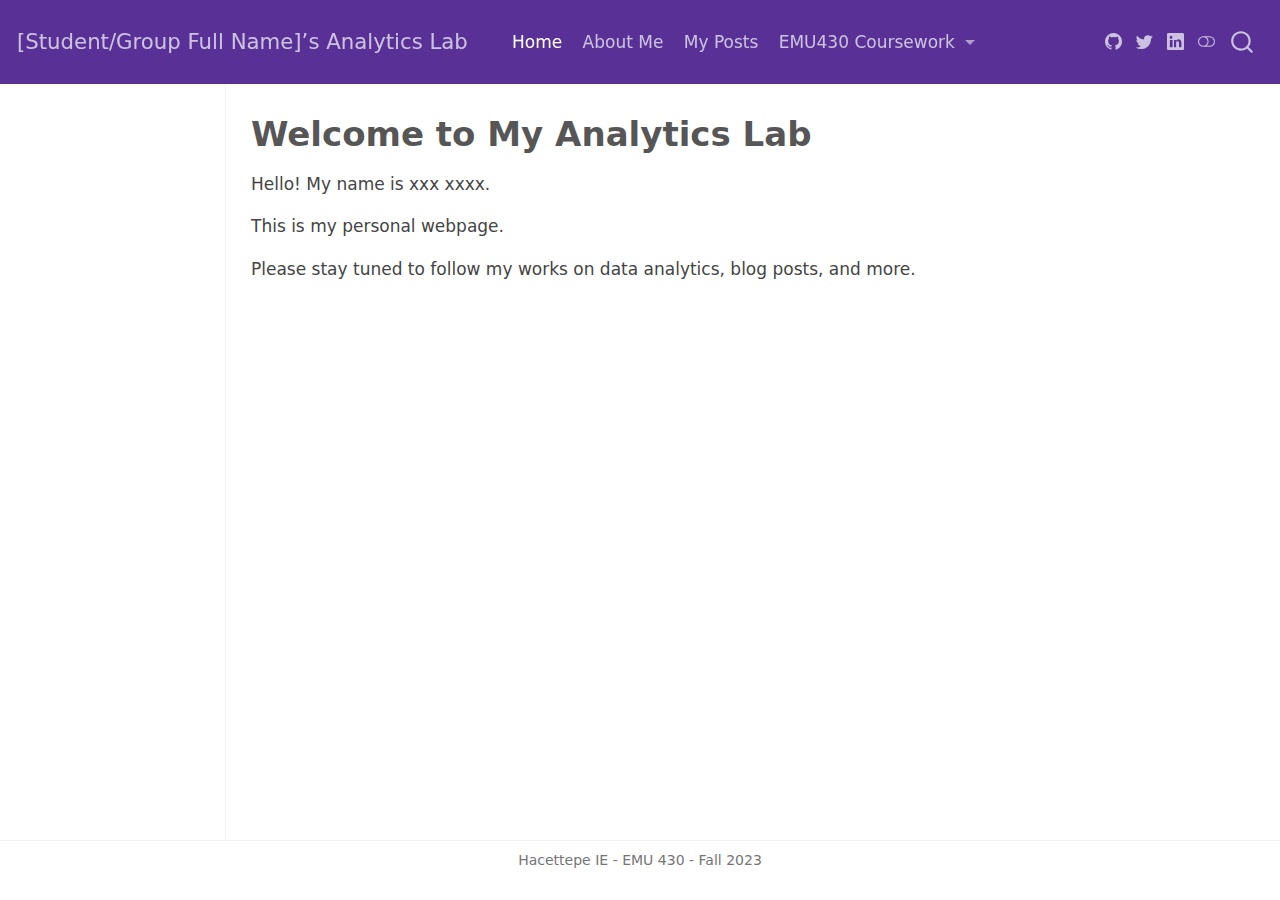
<file: _site/index.html>
<!DOCTYPE html>
<html xmlns="http://www.w3.org/1999/xhtml" lang="en" xml:lang="en"><head>

<meta charset="utf-8">
<meta name="generator" content="quarto-1.3.450">

<meta name="viewport" content="width=device-width, initial-scale=1.0, user-scalable=yes">


<title>[Student/Group Full Name]’s Analytics Lab - Welcome to My Analytics Lab</title>
<style>
code{white-space: pre-wrap;}
span.smallcaps{font-variant: small-caps;}
div.columns{display: flex; gap: min(4vw, 1.5em);}
div.column{flex: auto; overflow-x: auto;}
div.hanging-indent{margin-left: 1.5em; text-indent: -1.5em;}
ul.task-list{list-style: none;}
ul.task-list li input[type="checkbox"] {
  width: 0.8em;
  margin: 0 0.8em 0.2em -1em; /* quarto-specific, see https://github.com/quarto-dev/quarto-cli/issues/4556 */ 
  vertical-align: middle;
}
</style>


<script src="site_libs/quarto-nav/quarto-nav.js"></script>
<script src="site_libs/quarto-nav/headroom.min.js"></script>
<script src="site_libs/clipboard/clipboard.min.js"></script>
<script src="site_libs/quarto-search/autocomplete.umd.js"></script>
<script src="site_libs/quarto-search/fuse.min.js"></script>
<script src="site_libs/quarto-search/quarto-search.js"></script>
<meta name="quarto:offset" content="./">
<script src="site_libs/quarto-html/quarto.js"></script>
<script src="site_libs/quarto-html/popper.min.js"></script>
<script src="site_libs/quarto-html/tippy.umd.min.js"></script>
<script src="site_libs/quarto-html/anchor.min.js"></script>
<link href="site_libs/quarto-html/tippy.css" rel="stylesheet">
<link href="site_libs/quarto-html/quarto-syntax-highlighting.css" rel="stylesheet" class="quarto-color-scheme" id="quarto-text-highlighting-styles">
<link href="site_libs/quarto-html/quarto-syntax-highlighting-dark.css" rel="prefetch" class="quarto-color-scheme quarto-color-alternate" id="quarto-text-highlighting-styles">
<script src="site_libs/bootstrap/bootstrap.min.js"></script>
<link href="site_libs/bootstrap/bootstrap-icons.css" rel="stylesheet">
<link href="site_libs/bootstrap/bootstrap.min.css" rel="stylesheet" class="quarto-color-scheme" id="quarto-bootstrap" data-mode="light">
<link href="site_libs/bootstrap/bootstrap-dark.min.css" rel="prefetch" class="quarto-color-scheme quarto-color-alternate" id="quarto-bootstrap" data-mode="dark">
<script id="quarto-search-options" type="application/json">{
  "location": "navbar",
  "copy-button": false,
  "collapse-after": 3,
  "panel-placement": "end",
  "type": "overlay",
  "limit": 20,
  "language": {
    "search-no-results-text": "No results",
    "search-matching-documents-text": "matching documents",
    "search-copy-link-title": "Copy link to search",
    "search-hide-matches-text": "Hide additional matches",
    "search-more-match-text": "more match in this document",
    "search-more-matches-text": "more matches in this document",
    "search-clear-button-title": "Clear",
    "search-detached-cancel-button-title": "Cancel",
    "search-submit-button-title": "Submit",
    "search-label": "Search"
  }
}</script>


<link rel="stylesheet" href="styles.css">
</head>

<body class="docked nav-fixed">

<div id="quarto-search-results"></div>
  <header id="quarto-header" class="headroom fixed-top">
    <nav class="navbar navbar-expand-lg navbar-dark ">
      <div class="navbar-container container-fluid">
      <div class="navbar-brand-container">
    <a class="navbar-brand" href="./index.html">
    <span class="navbar-title">[Student/Group Full Name]’s Analytics Lab</span>
    </a>
  </div>
            <div id="quarto-search" class="" title="Search"></div>
          <button class="navbar-toggler" type="button" data-bs-toggle="collapse" data-bs-target="#navbarCollapse" aria-controls="navbarCollapse" aria-expanded="false" aria-label="Toggle navigation" onclick="if (window.quartoToggleHeadroom) { window.quartoToggleHeadroom(); }">
  <span class="navbar-toggler-icon"></span>
</button>
          <div class="collapse navbar-collapse" id="navbarCollapse">
            <ul class="navbar-nav navbar-nav-scroll me-auto">
  <li class="nav-item">
    <a class="nav-link active" href="./index.html" rel="" target="" aria-current="page">
 <span class="menu-text">Home</span></a>
  </li>  
  <li class="nav-item">
    <a class="nav-link" href="./about.html" rel="" target="">
 <span class="menu-text">About Me</span></a>
  </li>  
  <li class="nav-item">
    <a class="nav-link" href="./posts.html" rel="" target="">
 <span class="menu-text">My Posts</span></a>
  </li>  
  <li class="nav-item dropdown ">
    <a class="nav-link dropdown-toggle" href="#" id="nav-menu-emu430-coursework" role="button" data-bs-toggle="dropdown" aria-expanded="false" rel="" target="">
 <span class="menu-text">EMU430 Coursework</span>
    </a>
    <ul class="dropdown-menu" aria-labelledby="nav-menu-emu430-coursework">    
        <li>
    <a class="dropdown-item" href="./assignments.html" rel="" target="">
 <span class="dropdown-text">Assignments</span></a>
  </li>  
        <li>
    <a class="dropdown-item" href="./project.html" rel="" target="">
 <span class="dropdown-text">Project</span></a>
  </li>  
    </ul>
  </li>
</ul>
            <div class="quarto-navbar-tools ms-auto tools-wide">
    <a href="https://twitter.com" rel="" title="" class="quarto-navigation-tool px-1" aria-label=""><i class="bi bi-github"></i></a>
    <a href="https://twitter.com" rel="" title="" class="quarto-navigation-tool px-1" aria-label=""><i class="bi bi-twitter"></i></a>
    <a href="https://linkedin.com" rel="" title="" class="quarto-navigation-tool px-1" aria-label=""><i class="bi bi-linkedin"></i></a>
  <a href="" class="quarto-color-scheme-toggle quarto-navigation-tool  px-1" onclick="window.quartoToggleColorScheme(); return false;" title="Toggle dark mode"><i class="bi"></i></a>
</div>
          </div> <!-- /navcollapse -->
      </div> <!-- /container-fluid -->
    </nav>
</header>
<!-- content -->
<div id="quarto-content" class="quarto-container page-columns page-rows-contents page-layout-article page-navbar">
<!-- sidebar -->
  <nav id="quarto-sidebar" class="sidebar collapse collapse-horizontal sidebar-navigation docked overflow-auto">
    
</nav>
<div id="quarto-sidebar-glass" data-bs-toggle="collapse" data-bs-target="#quarto-sidebar,#quarto-sidebar-glass"></div>
<!-- margin-sidebar -->
    <div id="quarto-margin-sidebar" class="sidebar margin-sidebar">
    </div>
<!-- main -->
<main class="content" id="quarto-document-content">

<header id="title-block-header" class="quarto-title-block default">
<div class="quarto-title">
<h1 class="title">Welcome to My Analytics Lab</h1>
</div>



<div class="quarto-title-meta">

    
  
    
  </div>
  

</header>

<p>Hello! My name is xxx xxxx.</p>
<p>This is my personal webpage.</p>
<p>Please stay tuned to follow my works on data analytics, blog posts, and more.</p>



<a onclick="window.scrollTo(0, 0); return false;" role="button" id="quarto-back-to-top"><i class="bi bi-arrow-up"></i> Back to top</a></main> <!-- /main -->
<script id="quarto-html-after-body" type="application/javascript">
window.document.addEventListener("DOMContentLoaded", function (event) {
  const toggleBodyColorMode = (bsSheetEl) => {
    const mode = bsSheetEl.getAttribute("data-mode");
    const bodyEl = window.document.querySelector("body");
    if (mode === "dark") {
      bodyEl.classList.add("quarto-dark");
      bodyEl.classList.remove("quarto-light");
    } else {
      bodyEl.classList.add("quarto-light");
      bodyEl.classList.remove("quarto-dark");
    }
  }
  const toggleBodyColorPrimary = () => {
    const bsSheetEl = window.document.querySelector("link#quarto-bootstrap");
    if (bsSheetEl) {
      toggleBodyColorMode(bsSheetEl);
    }
  }
  toggleBodyColorPrimary();  
  const disableStylesheet = (stylesheets) => {
    for (let i=0; i < stylesheets.length; i++) {
      const stylesheet = stylesheets[i];
      stylesheet.rel = 'prefetch';
    }
  }
  const enableStylesheet = (stylesheets) => {
    for (let i=0; i < stylesheets.length; i++) {
      const stylesheet = stylesheets[i];
      stylesheet.rel = 'stylesheet';
    }
  }
  const manageTransitions = (selector, allowTransitions) => {
    const els = window.document.querySelectorAll(selector);
    for (let i=0; i < els.length; i++) {
      const el = els[i];
      if (allowTransitions) {
        el.classList.remove('notransition');
      } else {
        el.classList.add('notransition');
      }
    }
  }
  const toggleColorMode = (alternate) => {
    // Switch the stylesheets
    const alternateStylesheets = window.document.querySelectorAll('link.quarto-color-scheme.quarto-color-alternate');
    manageTransitions('#quarto-margin-sidebar .nav-link', false);
    if (alternate) {
      enableStylesheet(alternateStylesheets);
      for (const sheetNode of alternateStylesheets) {
        if (sheetNode.id === "quarto-bootstrap") {
          toggleBodyColorMode(sheetNode);
        }
      }
    } else {
      disableStylesheet(alternateStylesheets);
      toggleBodyColorPrimary();
    }
    manageTransitions('#quarto-margin-sidebar .nav-link', true);
    // Switch the toggles
    const toggles = window.document.querySelectorAll('.quarto-color-scheme-toggle');
    for (let i=0; i < toggles.length; i++) {
      const toggle = toggles[i];
      if (toggle) {
        if (alternate) {
          toggle.classList.add("alternate");     
        } else {
          toggle.classList.remove("alternate");
        }
      }
    }
    // Hack to workaround the fact that safari doesn't
    // properly recolor the scrollbar when toggling (#1455)
    if (navigator.userAgent.indexOf('Safari') > 0 && navigator.userAgent.indexOf('Chrome') == -1) {
      manageTransitions("body", false);
      window.scrollTo(0, 1);
      setTimeout(() => {
        window.scrollTo(0, 0);
        manageTransitions("body", true);
      }, 40);  
    }
  }
  const isFileUrl = () => { 
    return window.location.protocol === 'file:';
  }
  const hasAlternateSentinel = () => {  
    let styleSentinel = getColorSchemeSentinel();
    if (styleSentinel !== null) {
      return styleSentinel === "alternate";
    } else {
      return false;
    }
  }
  const setStyleSentinel = (alternate) => {
    const value = alternate ? "alternate" : "default";
    if (!isFileUrl()) {
      window.localStorage.setItem("quarto-color-scheme", value);
    } else {
      localAlternateSentinel = value;
    }
  }
  const getColorSchemeSentinel = () => {
    if (!isFileUrl()) {
      const storageValue = window.localStorage.getItem("quarto-color-scheme");
      return storageValue != null ? storageValue : localAlternateSentinel;
    } else {
      return localAlternateSentinel;
    }
  }
  let localAlternateSentinel = 'default';
  // Dark / light mode switch
  window.quartoToggleColorScheme = () => {
    // Read the current dark / light value 
    let toAlternate = !hasAlternateSentinel();
    toggleColorMode(toAlternate);
    setStyleSentinel(toAlternate);
  };
  // Ensure there is a toggle, if there isn't float one in the top right
  if (window.document.querySelector('.quarto-color-scheme-toggle') === null) {
    const a = window.document.createElement('a');
    a.classList.add('top-right');
    a.classList.add('quarto-color-scheme-toggle');
    a.href = "";
    a.onclick = function() { try { window.quartoToggleColorScheme(); } catch {} return false; };
    const i = window.document.createElement("i");
    i.classList.add('bi');
    a.appendChild(i);
    window.document.body.appendChild(a);
  }
  // Switch to dark mode if need be
  if (hasAlternateSentinel()) {
    toggleColorMode(true);
  } else {
    toggleColorMode(false);
  }
  const icon = "";
  const anchorJS = new window.AnchorJS();
  anchorJS.options = {
    placement: 'right',
    icon: icon
  };
  anchorJS.add('.anchored');
  const isCodeAnnotation = (el) => {
    for (const clz of el.classList) {
      if (clz.startsWith('code-annotation-')) {                     
        return true;
      }
    }
    return false;
  }
  const clipboard = new window.ClipboardJS('.code-copy-button', {
    text: function(trigger) {
      const codeEl = trigger.previousElementSibling.cloneNode(true);
      for (const childEl of codeEl.children) {
        if (isCodeAnnotation(childEl)) {
          childEl.remove();
        }
      }
      return codeEl.innerText;
    }
  });
  clipboard.on('success', function(e) {
    // button target
    const button = e.trigger;
    // don't keep focus
    button.blur();
    // flash "checked"
    button.classList.add('code-copy-button-checked');
    var currentTitle = button.getAttribute("title");
    button.setAttribute("title", "Copied!");
    let tooltip;
    if (window.bootstrap) {
      button.setAttribute("data-bs-toggle", "tooltip");
      button.setAttribute("data-bs-placement", "left");
      button.setAttribute("data-bs-title", "Copied!");
      tooltip = new bootstrap.Tooltip(button, 
        { trigger: "manual", 
          customClass: "code-copy-button-tooltip",
          offset: [0, -8]});
      tooltip.show();    
    }
    setTimeout(function() {
      if (tooltip) {
        tooltip.hide();
        button.removeAttribute("data-bs-title");
        button.removeAttribute("data-bs-toggle");
        button.removeAttribute("data-bs-placement");
      }
      button.setAttribute("title", currentTitle);
      button.classList.remove('code-copy-button-checked');
    }, 1000);
    // clear code selection
    e.clearSelection();
  });
  function tippyHover(el, contentFn) {
    const config = {
      allowHTML: true,
      content: contentFn,
      maxWidth: 500,
      delay: 100,
      arrow: false,
      appendTo: function(el) {
          return el.parentElement;
      },
      interactive: true,
      interactiveBorder: 10,
      theme: 'quarto',
      placement: 'bottom-start'
    };
    window.tippy(el, config); 
  }
  const noterefs = window.document.querySelectorAll('a[role="doc-noteref"]');
  for (var i=0; i<noterefs.length; i++) {
    const ref = noterefs[i];
    tippyHover(ref, function() {
      // use id or data attribute instead here
      let href = ref.getAttribute('data-footnote-href') || ref.getAttribute('href');
      try { href = new URL(href).hash; } catch {}
      const id = href.replace(/^#\/?/, "");
      const note = window.document.getElementById(id);
      return note.innerHTML;
    });
  }
      let selectedAnnoteEl;
      const selectorForAnnotation = ( cell, annotation) => {
        let cellAttr = 'data-code-cell="' + cell + '"';
        let lineAttr = 'data-code-annotation="' +  annotation + '"';
        const selector = 'span[' + cellAttr + '][' + lineAttr + ']';
        return selector;
      }
      const selectCodeLines = (annoteEl) => {
        const doc = window.document;
        const targetCell = annoteEl.getAttribute("data-target-cell");
        const targetAnnotation = annoteEl.getAttribute("data-target-annotation");
        const annoteSpan = window.document.querySelector(selectorForAnnotation(targetCell, targetAnnotation));
        const lines = annoteSpan.getAttribute("data-code-lines").split(",");
        const lineIds = lines.map((line) => {
          return targetCell + "-" + line;
        })
        let top = null;
        let height = null;
        let parent = null;
        if (lineIds.length > 0) {
            //compute the position of the single el (top and bottom and make a div)
            const el = window.document.getElementById(lineIds[0]);
            top = el.offsetTop;
            height = el.offsetHeight;
            parent = el.parentElement.parentElement;
          if (lineIds.length > 1) {
            const lastEl = window.document.getElementById(lineIds[lineIds.length - 1]);
            const bottom = lastEl.offsetTop + lastEl.offsetHeight;
            height = bottom - top;
          }
          if (top !== null && height !== null && parent !== null) {
            // cook up a div (if necessary) and position it 
            let div = window.document.getElementById("code-annotation-line-highlight");
            if (div === null) {
              div = window.document.createElement("div");
              div.setAttribute("id", "code-annotation-line-highlight");
              div.style.position = 'absolute';
              parent.appendChild(div);
            }
            div.style.top = top - 2 + "px";
            div.style.height = height + 4 + "px";
            let gutterDiv = window.document.getElementById("code-annotation-line-highlight-gutter");
            if (gutterDiv === null) {
              gutterDiv = window.document.createElement("div");
              gutterDiv.setAttribute("id", "code-annotation-line-highlight-gutter");
              gutterDiv.style.position = 'absolute';
              const codeCell = window.document.getElementById(targetCell);
              const gutter = codeCell.querySelector('.code-annotation-gutter');
              gutter.appendChild(gutterDiv);
            }
            gutterDiv.style.top = top - 2 + "px";
            gutterDiv.style.height = height + 4 + "px";
          }
          selectedAnnoteEl = annoteEl;
        }
      };
      const unselectCodeLines = () => {
        const elementsIds = ["code-annotation-line-highlight", "code-annotation-line-highlight-gutter"];
        elementsIds.forEach((elId) => {
          const div = window.document.getElementById(elId);
          if (div) {
            div.remove();
          }
        });
        selectedAnnoteEl = undefined;
      };
      // Attach click handler to the DT
      const annoteDls = window.document.querySelectorAll('dt[data-target-cell]');
      for (const annoteDlNode of annoteDls) {
        annoteDlNode.addEventListener('click', (event) => {
          const clickedEl = event.target;
          if (clickedEl !== selectedAnnoteEl) {
            unselectCodeLines();
            const activeEl = window.document.querySelector('dt[data-target-cell].code-annotation-active');
            if (activeEl) {
              activeEl.classList.remove('code-annotation-active');
            }
            selectCodeLines(clickedEl);
            clickedEl.classList.add('code-annotation-active');
          } else {
            // Unselect the line
            unselectCodeLines();
            clickedEl.classList.remove('code-annotation-active');
          }
        });
      }
  const findCites = (el) => {
    const parentEl = el.parentElement;
    if (parentEl) {
      const cites = parentEl.dataset.cites;
      if (cites) {
        return {
          el,
          cites: cites.split(' ')
        };
      } else {
        return findCites(el.parentElement)
      }
    } else {
      return undefined;
    }
  };
  var bibliorefs = window.document.querySelectorAll('a[role="doc-biblioref"]');
  for (var i=0; i<bibliorefs.length; i++) {
    const ref = bibliorefs[i];
    const citeInfo = findCites(ref);
    if (citeInfo) {
      tippyHover(citeInfo.el, function() {
        var popup = window.document.createElement('div');
        citeInfo.cites.forEach(function(cite) {
          var citeDiv = window.document.createElement('div');
          citeDiv.classList.add('hanging-indent');
          citeDiv.classList.add('csl-entry');
          var biblioDiv = window.document.getElementById('ref-' + cite);
          if (biblioDiv) {
            citeDiv.innerHTML = biblioDiv.innerHTML;
          }
          popup.appendChild(citeDiv);
        });
        return popup.innerHTML;
      });
    }
  }
});
</script>
</div> <!-- /content -->
<footer class="footer">
  <div class="nav-footer">
    <div class="nav-footer-left">
      &nbsp;
    </div>   
    <div class="nav-footer-center">Hacettepe IE - EMU 430 - Fall 2023</div>
    <div class="nav-footer-right">
      &nbsp;
    </div>
  </div>
</footer>



</body></html>
</file>
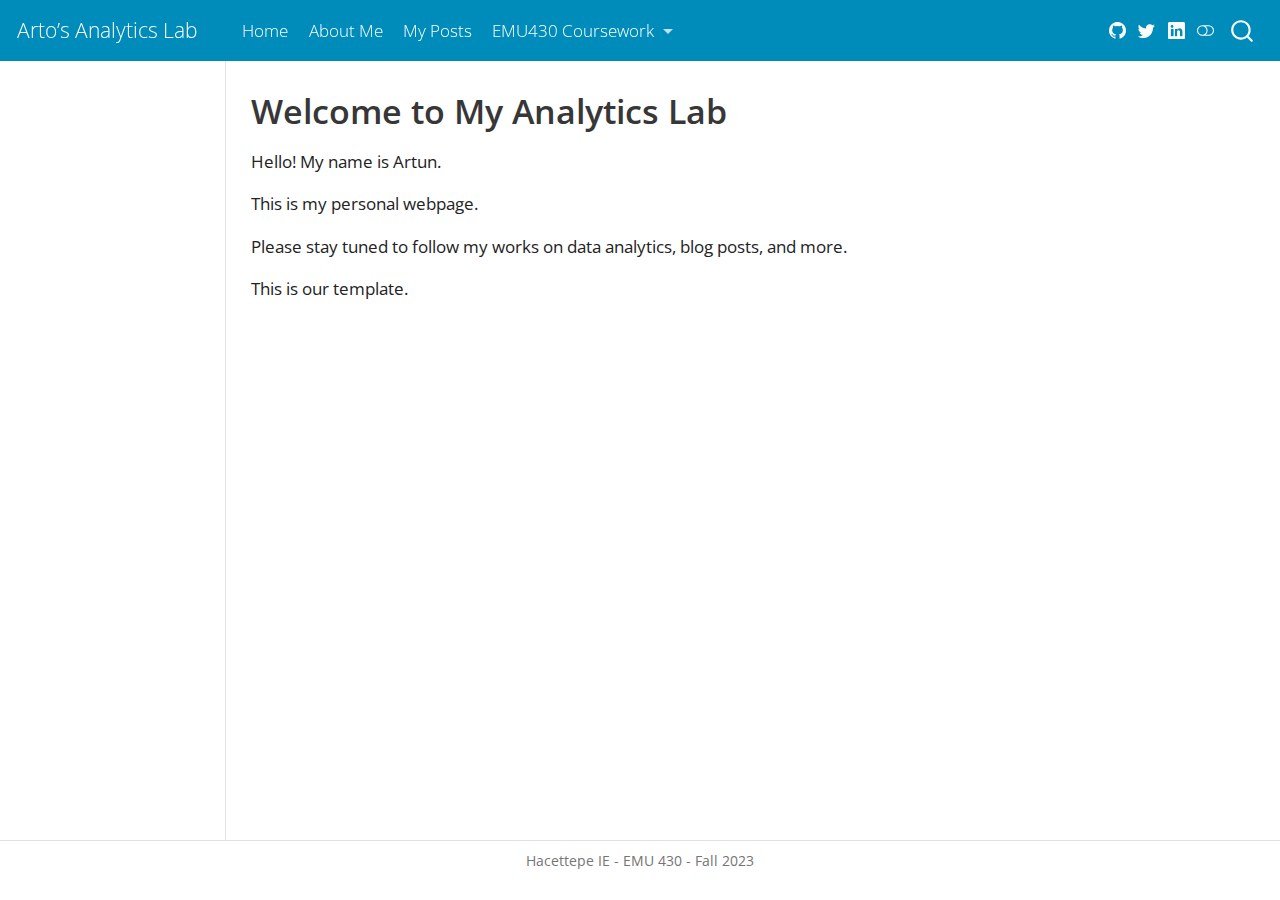
<file: docs/index.html>
<!DOCTYPE html>
<html xmlns="http://www.w3.org/1999/xhtml" lang="en" xml:lang="en"><head>

<meta charset="utf-8">
<meta name="generator" content="quarto-1.3.450">

<meta name="viewport" content="width=device-width, initial-scale=1.0, user-scalable=yes">


<title>Arto’s Analytics Lab - Welcome to My Analytics Lab</title>
<style>
code{white-space: pre-wrap;}
span.smallcaps{font-variant: small-caps;}
div.columns{display: flex; gap: min(4vw, 1.5em);}
div.column{flex: auto; overflow-x: auto;}
div.hanging-indent{margin-left: 1.5em; text-indent: -1.5em;}
ul.task-list{list-style: none;}
ul.task-list li input[type="checkbox"] {
  width: 0.8em;
  margin: 0 0.8em 0.2em -1em; /* quarto-specific, see https://github.com/quarto-dev/quarto-cli/issues/4556 */ 
  vertical-align: middle;
}
</style>


<script src="site_libs/quarto-nav/quarto-nav.js"></script>
<script src="site_libs/quarto-nav/headroom.min.js"></script>
<script src="site_libs/clipboard/clipboard.min.js"></script>
<script src="site_libs/quarto-search/autocomplete.umd.js"></script>
<script src="site_libs/quarto-search/fuse.min.js"></script>
<script src="site_libs/quarto-search/quarto-search.js"></script>
<meta name="quarto:offset" content="./">
<script src="site_libs/quarto-html/quarto.js"></script>
<script src="site_libs/quarto-html/popper.min.js"></script>
<script src="site_libs/quarto-html/tippy.umd.min.js"></script>
<script src="site_libs/quarto-html/anchor.min.js"></script>
<link href="site_libs/quarto-html/tippy.css" rel="stylesheet">
<link href="site_libs/quarto-html/quarto-syntax-highlighting.css" rel="stylesheet" class="quarto-color-scheme" id="quarto-text-highlighting-styles">
<link href="site_libs/quarto-html/quarto-syntax-highlighting-dark.css" rel="prefetch" class="quarto-color-scheme quarto-color-alternate" id="quarto-text-highlighting-styles">
<script src="site_libs/bootstrap/bootstrap.min.js"></script>
<link href="site_libs/bootstrap/bootstrap-icons.css" rel="stylesheet">
<link href="site_libs/bootstrap/bootstrap.min.css" rel="stylesheet" class="quarto-color-scheme" id="quarto-bootstrap" data-mode="light">
<link href="site_libs/bootstrap/bootstrap-dark.min.css" rel="prefetch" class="quarto-color-scheme quarto-color-alternate" id="quarto-bootstrap" data-mode="dark">
<script id="quarto-search-options" type="application/json">{
  "location": "navbar",
  "copy-button": false,
  "collapse-after": 3,
  "panel-placement": "end",
  "type": "overlay",
  "limit": 20,
  "language": {
    "search-no-results-text": "No results",
    "search-matching-documents-text": "matching documents",
    "search-copy-link-title": "Copy link to search",
    "search-hide-matches-text": "Hide additional matches",
    "search-more-match-text": "more match in this document",
    "search-more-matches-text": "more matches in this document",
    "search-clear-button-title": "Clear",
    "search-detached-cancel-button-title": "Cancel",
    "search-submit-button-title": "Submit",
    "search-label": "Search"
  }
}</script>


<link rel="stylesheet" href="styles.css">
</head>

<body class="docked nav-fixed">

<div id="quarto-search-results"></div>
  <header id="quarto-header" class="headroom fixed-top">
    <nav class="navbar navbar-expand-lg navbar-dark ">
      <div class="navbar-container container-fluid">
      <div class="navbar-brand-container">
    <a class="navbar-brand" href="./index.html">
    <span class="navbar-title">Arto’s Analytics Lab</span>
    </a>
  </div>
            <div id="quarto-search" class="" title="Search"></div>
          <button class="navbar-toggler" type="button" data-bs-toggle="collapse" data-bs-target="#navbarCollapse" aria-controls="navbarCollapse" aria-expanded="false" aria-label="Toggle navigation" onclick="if (window.quartoToggleHeadroom) { window.quartoToggleHeadroom(); }">
  <span class="navbar-toggler-icon"></span>
</button>
          <div class="collapse navbar-collapse" id="navbarCollapse">
            <ul class="navbar-nav navbar-nav-scroll me-auto">
  <li class="nav-item">
    <a class="nav-link active" href="./index.html" rel="" target="" aria-current="page">
 <span class="menu-text">Home</span></a>
  </li>  
  <li class="nav-item">
    <a class="nav-link" href="./about.html" rel="" target="">
 <span class="menu-text">About Me</span></a>
  </li>  
  <li class="nav-item">
    <a class="nav-link" href="./posts.html" rel="" target="">
 <span class="menu-text">My Posts</span></a>
  </li>  
  <li class="nav-item dropdown ">
    <a class="nav-link dropdown-toggle" href="#" id="nav-menu-emu430-coursework" role="button" data-bs-toggle="dropdown" aria-expanded="false" rel="" target="">
 <span class="menu-text">EMU430 Coursework</span>
    </a>
    <ul class="dropdown-menu" aria-labelledby="nav-menu-emu430-coursework">    
        <li>
    <a class="dropdown-item" href="./assignments.html" rel="" target="">
 <span class="dropdown-text">Assignments</span></a>
  </li>  
        <li>
    <a class="dropdown-item" href="./project.html" rel="" target="">
 <span class="dropdown-text">Project</span></a>
  </li>  
    </ul>
  </li>
</ul>
            <div class="quarto-navbar-tools ms-auto tools-wide">
    <a href="https://github.com/artunustunol" rel="" title="" class="quarto-navigation-tool px-1" aria-label=""><i class="bi bi-github"></i></a>
    <a href="https://twitter.com" rel="" title="" class="quarto-navigation-tool px-1" aria-label=""><i class="bi bi-twitter"></i></a>
    <a href="https://www.linkedin.com/in/artun-üstünol-376b58195/" rel="" title="" class="quarto-navigation-tool px-1" aria-label=""><i class="bi bi-linkedin"></i></a>
  <a href="" class="quarto-color-scheme-toggle quarto-navigation-tool  px-1" onclick="window.quartoToggleColorScheme(); return false;" title="Toggle dark mode"><i class="bi"></i></a>
</div>
          </div> <!-- /navcollapse -->
      </div> <!-- /container-fluid -->
    </nav>
</header>
<!-- content -->
<div id="quarto-content" class="quarto-container page-columns page-rows-contents page-layout-article page-navbar">
<!-- sidebar -->
  <nav id="quarto-sidebar" class="sidebar collapse collapse-horizontal sidebar-navigation docked overflow-auto">
    
</nav>
<div id="quarto-sidebar-glass" data-bs-toggle="collapse" data-bs-target="#quarto-sidebar,#quarto-sidebar-glass"></div>
<!-- margin-sidebar -->
    <div id="quarto-margin-sidebar" class="sidebar margin-sidebar">
    </div>
<!-- main -->
<main class="content" id="quarto-document-content">

<header id="title-block-header" class="quarto-title-block default">
<div class="quarto-title">
<h1 class="title">Welcome to My Analytics Lab</h1>
</div>



<div class="quarto-title-meta">

    
  
    
  </div>
  

</header>

<p>Hello! My name is Artun.</p>
<p>This is my personal webpage.</p>
<p>Please stay tuned to follow my works on data analytics, blog posts, and more.</p>
<p>This is our template.</p>



<a onclick="window.scrollTo(0, 0); return false;" role="button" id="quarto-back-to-top"><i class="bi bi-arrow-up"></i> Back to top</a></main> <!-- /main -->
<script id="quarto-html-after-body" type="application/javascript">
window.document.addEventListener("DOMContentLoaded", function (event) {
  const toggleBodyColorMode = (bsSheetEl) => {
    const mode = bsSheetEl.getAttribute("data-mode");
    const bodyEl = window.document.querySelector("body");
    if (mode === "dark") {
      bodyEl.classList.add("quarto-dark");
      bodyEl.classList.remove("quarto-light");
    } else {
      bodyEl.classList.add("quarto-light");
      bodyEl.classList.remove("quarto-dark");
    }
  }
  const toggleBodyColorPrimary = () => {
    const bsSheetEl = window.document.querySelector("link#quarto-bootstrap");
    if (bsSheetEl) {
      toggleBodyColorMode(bsSheetEl);
    }
  }
  toggleBodyColorPrimary();  
  const disableStylesheet = (stylesheets) => {
    for (let i=0; i < stylesheets.length; i++) {
      const stylesheet = stylesheets[i];
      stylesheet.rel = 'prefetch';
    }
  }
  const enableStylesheet = (stylesheets) => {
    for (let i=0; i < stylesheets.length; i++) {
      const stylesheet = stylesheets[i];
      stylesheet.rel = 'stylesheet';
    }
  }
  const manageTransitions = (selector, allowTransitions) => {
    const els = window.document.querySelectorAll(selector);
    for (let i=0; i < els.length; i++) {
      const el = els[i];
      if (allowTransitions) {
        el.classList.remove('notransition');
      } else {
        el.classList.add('notransition');
      }
    }
  }
  const toggleColorMode = (alternate) => {
    // Switch the stylesheets
    const alternateStylesheets = window.document.querySelectorAll('link.quarto-color-scheme.quarto-color-alternate');
    manageTransitions('#quarto-margin-sidebar .nav-link', false);
    if (alternate) {
      enableStylesheet(alternateStylesheets);
      for (const sheetNode of alternateStylesheets) {
        if (sheetNode.id === "quarto-bootstrap") {
          toggleBodyColorMode(sheetNode);
        }
      }
    } else {
      disableStylesheet(alternateStylesheets);
      toggleBodyColorPrimary();
    }
    manageTransitions('#quarto-margin-sidebar .nav-link', true);
    // Switch the toggles
    const toggles = window.document.querySelectorAll('.quarto-color-scheme-toggle');
    for (let i=0; i < toggles.length; i++) {
      const toggle = toggles[i];
      if (toggle) {
        if (alternate) {
          toggle.classList.add("alternate");     
        } else {
          toggle.classList.remove("alternate");
        }
      }
    }
    // Hack to workaround the fact that safari doesn't
    // properly recolor the scrollbar when toggling (#1455)
    if (navigator.userAgent.indexOf('Safari') > 0 && navigator.userAgent.indexOf('Chrome') == -1) {
      manageTransitions("body", false);
      window.scrollTo(0, 1);
      setTimeout(() => {
        window.scrollTo(0, 0);
        manageTransitions("body", true);
      }, 40);  
    }
  }
  const isFileUrl = () => { 
    return window.location.protocol === 'file:';
  }
  const hasAlternateSentinel = () => {  
    let styleSentinel = getColorSchemeSentinel();
    if (styleSentinel !== null) {
      return styleSentinel === "alternate";
    } else {
      return false;
    }
  }
  const setStyleSentinel = (alternate) => {
    const value = alternate ? "alternate" : "default";
    if (!isFileUrl()) {
      window.localStorage.setItem("quarto-color-scheme", value);
    } else {
      localAlternateSentinel = value;
    }
  }
  const getColorSchemeSentinel = () => {
    if (!isFileUrl()) {
      const storageValue = window.localStorage.getItem("quarto-color-scheme");
      return storageValue != null ? storageValue : localAlternateSentinel;
    } else {
      return localAlternateSentinel;
    }
  }
  let localAlternateSentinel = 'default';
  // Dark / light mode switch
  window.quartoToggleColorScheme = () => {
    // Read the current dark / light value 
    let toAlternate = !hasAlternateSentinel();
    toggleColorMode(toAlternate);
    setStyleSentinel(toAlternate);
  };
  // Ensure there is a toggle, if there isn't float one in the top right
  if (window.document.querySelector('.quarto-color-scheme-toggle') === null) {
    const a = window.document.createElement('a');
    a.classList.add('top-right');
    a.classList.add('quarto-color-scheme-toggle');
    a.href = "";
    a.onclick = function() { try { window.quartoToggleColorScheme(); } catch {} return false; };
    const i = window.document.createElement("i");
    i.classList.add('bi');
    a.appendChild(i);
    window.document.body.appendChild(a);
  }
  // Switch to dark mode if need be
  if (hasAlternateSentinel()) {
    toggleColorMode(true);
  } else {
    toggleColorMode(false);
  }
  const icon = "";
  const anchorJS = new window.AnchorJS();
  anchorJS.options = {
    placement: 'right',
    icon: icon
  };
  anchorJS.add('.anchored');
  const isCodeAnnotation = (el) => {
    for (const clz of el.classList) {
      if (clz.startsWith('code-annotation-')) {                     
        return true;
      }
    }
    return false;
  }
  const clipboard = new window.ClipboardJS('.code-copy-button', {
    text: function(trigger) {
      const codeEl = trigger.previousElementSibling.cloneNode(true);
      for (const childEl of codeEl.children) {
        if (isCodeAnnotation(childEl)) {
          childEl.remove();
        }
      }
      return codeEl.innerText;
    }
  });
  clipboard.on('success', function(e) {
    // button target
    const button = e.trigger;
    // don't keep focus
    button.blur();
    // flash "checked"
    button.classList.add('code-copy-button-checked');
    var currentTitle = button.getAttribute("title");
    button.setAttribute("title", "Copied!");
    let tooltip;
    if (window.bootstrap) {
      button.setAttribute("data-bs-toggle", "tooltip");
      button.setAttribute("data-bs-placement", "left");
      button.setAttribute("data-bs-title", "Copied!");
      tooltip = new bootstrap.Tooltip(button, 
        { trigger: "manual", 
          customClass: "code-copy-button-tooltip",
          offset: [0, -8]});
      tooltip.show();    
    }
    setTimeout(function() {
      if (tooltip) {
        tooltip.hide();
        button.removeAttribute("data-bs-title");
        button.removeAttribute("data-bs-toggle");
        button.removeAttribute("data-bs-placement");
      }
      button.setAttribute("title", currentTitle);
      button.classList.remove('code-copy-button-checked');
    }, 1000);
    // clear code selection
    e.clearSelection();
  });
  function tippyHover(el, contentFn) {
    const config = {
      allowHTML: true,
      content: contentFn,
      maxWidth: 500,
      delay: 100,
      arrow: false,
      appendTo: function(el) {
          return el.parentElement;
      },
      interactive: true,
      interactiveBorder: 10,
      theme: 'quarto',
      placement: 'bottom-start'
    };
    window.tippy(el, config); 
  }
  const noterefs = window.document.querySelectorAll('a[role="doc-noteref"]');
  for (var i=0; i<noterefs.length; i++) {
    const ref = noterefs[i];
    tippyHover(ref, function() {
      // use id or data attribute instead here
      let href = ref.getAttribute('data-footnote-href') || ref.getAttribute('href');
      try { href = new URL(href).hash; } catch {}
      const id = href.replace(/^#\/?/, "");
      const note = window.document.getElementById(id);
      return note.innerHTML;
    });
  }
      let selectedAnnoteEl;
      const selectorForAnnotation = ( cell, annotation) => {
        let cellAttr = 'data-code-cell="' + cell + '"';
        let lineAttr = 'data-code-annotation="' +  annotation + '"';
        const selector = 'span[' + cellAttr + '][' + lineAttr + ']';
        return selector;
      }
      const selectCodeLines = (annoteEl) => {
        const doc = window.document;
        const targetCell = annoteEl.getAttribute("data-target-cell");
        const targetAnnotation = annoteEl.getAttribute("data-target-annotation");
        const annoteSpan = window.document.querySelector(selectorForAnnotation(targetCell, targetAnnotation));
        const lines = annoteSpan.getAttribute("data-code-lines").split(",");
        const lineIds = lines.map((line) => {
          return targetCell + "-" + line;
        })
        let top = null;
        let height = null;
        let parent = null;
        if (lineIds.length > 0) {
            //compute the position of the single el (top and bottom and make a div)
            const el = window.document.getElementById(lineIds[0]);
            top = el.offsetTop;
            height = el.offsetHeight;
            parent = el.parentElement.parentElement;
          if (lineIds.length > 1) {
            const lastEl = window.document.getElementById(lineIds[lineIds.length - 1]);
            const bottom = lastEl.offsetTop + lastEl.offsetHeight;
            height = bottom - top;
          }
          if (top !== null && height !== null && parent !== null) {
            // cook up a div (if necessary) and position it 
            let div = window.document.getElementById("code-annotation-line-highlight");
            if (div === null) {
              div = window.document.createElement("div");
              div.setAttribute("id", "code-annotation-line-highlight");
              div.style.position = 'absolute';
              parent.appendChild(div);
            }
            div.style.top = top - 2 + "px";
            div.style.height = height + 4 + "px";
            let gutterDiv = window.document.getElementById("code-annotation-line-highlight-gutter");
            if (gutterDiv === null) {
              gutterDiv = window.document.createElement("div");
              gutterDiv.setAttribute("id", "code-annotation-line-highlight-gutter");
              gutterDiv.style.position = 'absolute';
              const codeCell = window.document.getElementById(targetCell);
              const gutter = codeCell.querySelector('.code-annotation-gutter');
              gutter.appendChild(gutterDiv);
            }
            gutterDiv.style.top = top - 2 + "px";
            gutterDiv.style.height = height + 4 + "px";
          }
          selectedAnnoteEl = annoteEl;
        }
      };
      const unselectCodeLines = () => {
        const elementsIds = ["code-annotation-line-highlight", "code-annotation-line-highlight-gutter"];
        elementsIds.forEach((elId) => {
          const div = window.document.getElementById(elId);
          if (div) {
            div.remove();
          }
        });
        selectedAnnoteEl = undefined;
      };
      // Attach click handler to the DT
      const annoteDls = window.document.querySelectorAll('dt[data-target-cell]');
      for (const annoteDlNode of annoteDls) {
        annoteDlNode.addEventListener('click', (event) => {
          const clickedEl = event.target;
          if (clickedEl !== selectedAnnoteEl) {
            unselectCodeLines();
            const activeEl = window.document.querySelector('dt[data-target-cell].code-annotation-active');
            if (activeEl) {
              activeEl.classList.remove('code-annotation-active');
            }
            selectCodeLines(clickedEl);
            clickedEl.classList.add('code-annotation-active');
          } else {
            // Unselect the line
            unselectCodeLines();
            clickedEl.classList.remove('code-annotation-active');
          }
        });
      }
  const findCites = (el) => {
    const parentEl = el.parentElement;
    if (parentEl) {
      const cites = parentEl.dataset.cites;
      if (cites) {
        return {
          el,
          cites: cites.split(' ')
        };
      } else {
        return findCites(el.parentElement)
      }
    } else {
      return undefined;
    }
  };
  var bibliorefs = window.document.querySelectorAll('a[role="doc-biblioref"]');
  for (var i=0; i<bibliorefs.length; i++) {
    const ref = bibliorefs[i];
    const citeInfo = findCites(ref);
    if (citeInfo) {
      tippyHover(citeInfo.el, function() {
        var popup = window.document.createElement('div');
        citeInfo.cites.forEach(function(cite) {
          var citeDiv = window.document.createElement('div');
          citeDiv.classList.add('hanging-indent');
          citeDiv.classList.add('csl-entry');
          var biblioDiv = window.document.getElementById('ref-' + cite);
          if (biblioDiv) {
            citeDiv.innerHTML = biblioDiv.innerHTML;
          }
          popup.appendChild(citeDiv);
        });
        return popup.innerHTML;
      });
    }
  }
});
</script>
</div> <!-- /content -->
<footer class="footer">
  <div class="nav-footer">
    <div class="nav-footer-left">
      &nbsp;
    </div>   
    <div class="nav-footer-center">Hacettepe IE - EMU 430 - Fall 2023</div>
    <div class="nav-footer-right">
      &nbsp;
    </div>
  </div>
</footer>



</body></html>
</file>
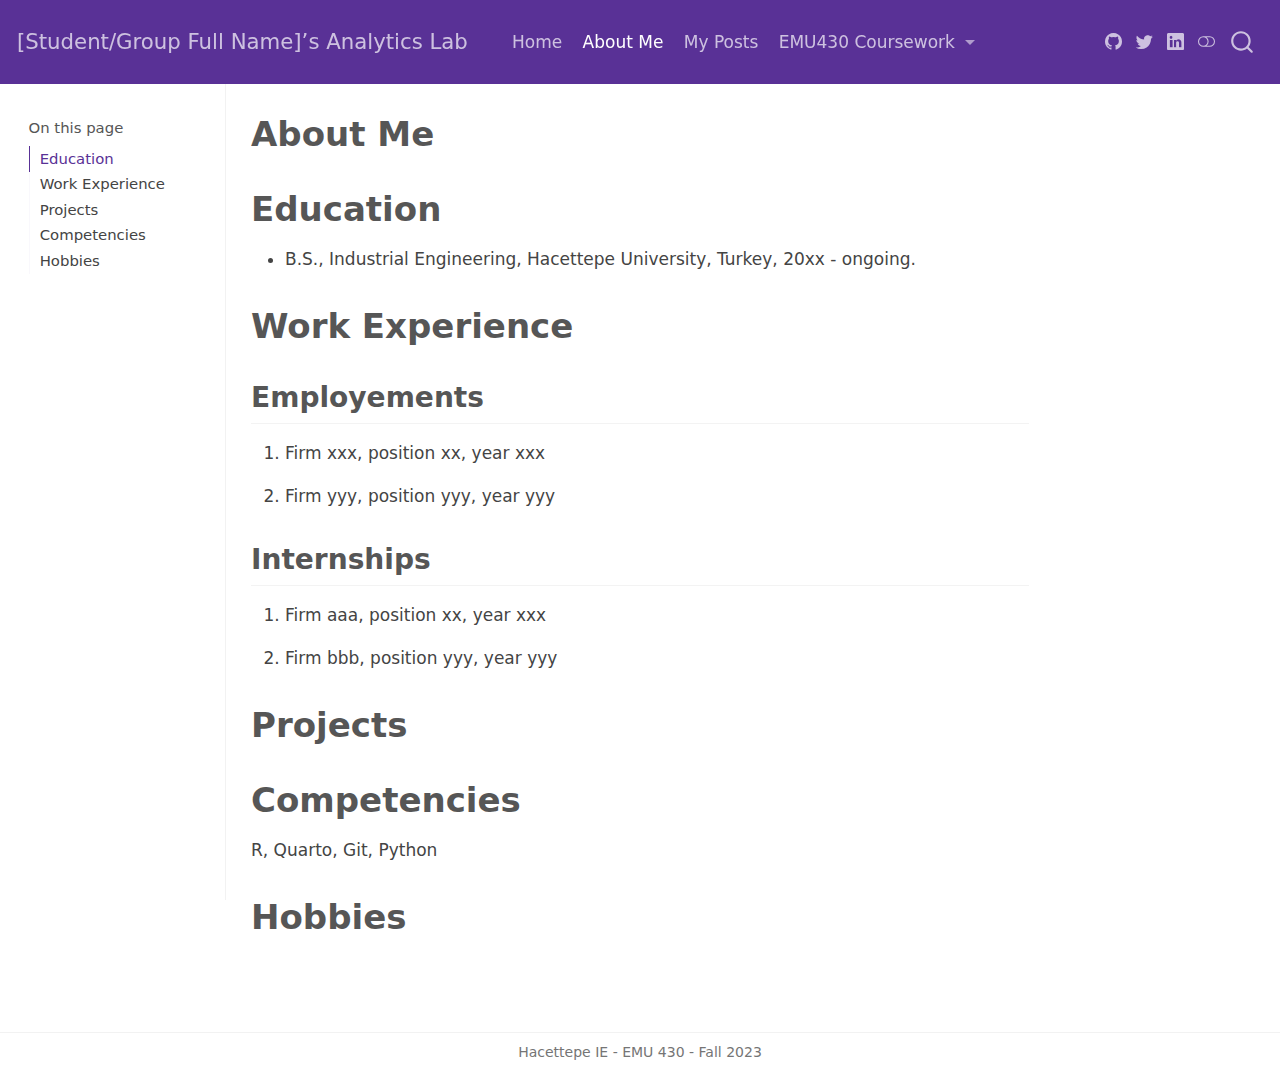
<file: _site/about.html>
<!DOCTYPE html>
<html xmlns="http://www.w3.org/1999/xhtml" lang="en" xml:lang="en"><head>

<meta charset="utf-8">
<meta name="generator" content="quarto-1.3.450">

<meta name="viewport" content="width=device-width, initial-scale=1.0, user-scalable=yes">


<title>[Student/Group Full Name]’s Analytics Lab - About Me</title>
<style>
code{white-space: pre-wrap;}
span.smallcaps{font-variant: small-caps;}
div.columns{display: flex; gap: min(4vw, 1.5em);}
div.column{flex: auto; overflow-x: auto;}
div.hanging-indent{margin-left: 1.5em; text-indent: -1.5em;}
ul.task-list{list-style: none;}
ul.task-list li input[type="checkbox"] {
  width: 0.8em;
  margin: 0 0.8em 0.2em -1em; /* quarto-specific, see https://github.com/quarto-dev/quarto-cli/issues/4556 */ 
  vertical-align: middle;
}
</style>


<script src="site_libs/quarto-nav/quarto-nav.js"></script>
<script src="site_libs/quarto-nav/headroom.min.js"></script>
<script src="site_libs/clipboard/clipboard.min.js"></script>
<script src="site_libs/quarto-search/autocomplete.umd.js"></script>
<script src="site_libs/quarto-search/fuse.min.js"></script>
<script src="site_libs/quarto-search/quarto-search.js"></script>
<meta name="quarto:offset" content="./">
<script src="site_libs/quarto-html/quarto.js"></script>
<script src="site_libs/quarto-html/popper.min.js"></script>
<script src="site_libs/quarto-html/tippy.umd.min.js"></script>
<script src="site_libs/quarto-html/anchor.min.js"></script>
<link href="site_libs/quarto-html/tippy.css" rel="stylesheet">
<link href="site_libs/quarto-html/quarto-syntax-highlighting.css" rel="stylesheet" class="quarto-color-scheme" id="quarto-text-highlighting-styles">
<link href="site_libs/quarto-html/quarto-syntax-highlighting-dark.css" rel="prefetch" class="quarto-color-scheme quarto-color-alternate" id="quarto-text-highlighting-styles">
<script src="site_libs/bootstrap/bootstrap.min.js"></script>
<link href="site_libs/bootstrap/bootstrap-icons.css" rel="stylesheet">
<link href="site_libs/bootstrap/bootstrap.min.css" rel="stylesheet" class="quarto-color-scheme" id="quarto-bootstrap" data-mode="light">
<link href="site_libs/bootstrap/bootstrap-dark.min.css" rel="prefetch" class="quarto-color-scheme quarto-color-alternate" id="quarto-bootstrap" data-mode="dark">
<script id="quarto-search-options" type="application/json">{
  "location": "navbar",
  "copy-button": false,
  "collapse-after": 3,
  "panel-placement": "end",
  "type": "overlay",
  "limit": 20,
  "language": {
    "search-no-results-text": "No results",
    "search-matching-documents-text": "matching documents",
    "search-copy-link-title": "Copy link to search",
    "search-hide-matches-text": "Hide additional matches",
    "search-more-match-text": "more match in this document",
    "search-more-matches-text": "more matches in this document",
    "search-clear-button-title": "Clear",
    "search-detached-cancel-button-title": "Cancel",
    "search-submit-button-title": "Submit",
    "search-label": "Search"
  }
}</script>


<link rel="stylesheet" href="styles.css">
</head>

<body class="docked nav-fixed">

<div id="quarto-search-results"></div>
  <header id="quarto-header" class="headroom fixed-top">
    <nav class="navbar navbar-expand-lg navbar-dark ">
      <div class="navbar-container container-fluid">
      <div class="navbar-brand-container">
    <a class="navbar-brand" href="./index.html">
    <span class="navbar-title">[Student/Group Full Name]’s Analytics Lab</span>
    </a>
  </div>
            <div id="quarto-search" class="" title="Search"></div>
          <button class="navbar-toggler" type="button" data-bs-toggle="collapse" data-bs-target="#navbarCollapse" aria-controls="navbarCollapse" aria-expanded="false" aria-label="Toggle navigation" onclick="if (window.quartoToggleHeadroom) { window.quartoToggleHeadroom(); }">
  <span class="navbar-toggler-icon"></span>
</button>
          <div class="collapse navbar-collapse" id="navbarCollapse">
            <ul class="navbar-nav navbar-nav-scroll me-auto">
  <li class="nav-item">
    <a class="nav-link" href="./index.html" rel="" target="">
 <span class="menu-text">Home</span></a>
  </li>  
  <li class="nav-item">
    <a class="nav-link active" href="./about.html" rel="" target="" aria-current="page">
 <span class="menu-text">About Me</span></a>
  </li>  
  <li class="nav-item">
    <a class="nav-link" href="./posts.html" rel="" target="">
 <span class="menu-text">My Posts</span></a>
  </li>  
  <li class="nav-item dropdown ">
    <a class="nav-link dropdown-toggle" href="#" id="nav-menu-emu430-coursework" role="button" data-bs-toggle="dropdown" aria-expanded="false" rel="" target="">
 <span class="menu-text">EMU430 Coursework</span>
    </a>
    <ul class="dropdown-menu" aria-labelledby="nav-menu-emu430-coursework">    
        <li>
    <a class="dropdown-item" href="./assignments.html" rel="" target="">
 <span class="dropdown-text">Assignments</span></a>
  </li>  
        <li>
    <a class="dropdown-item" href="./project.html" rel="" target="">
 <span class="dropdown-text">Project</span></a>
  </li>  
    </ul>
  </li>
</ul>
            <div class="quarto-navbar-tools ms-auto tools-wide">
    <a href="https://twitter.com" rel="" title="" class="quarto-navigation-tool px-1" aria-label=""><i class="bi bi-github"></i></a>
    <a href="https://twitter.com" rel="" title="" class="quarto-navigation-tool px-1" aria-label=""><i class="bi bi-twitter"></i></a>
    <a href="https://linkedin.com" rel="" title="" class="quarto-navigation-tool px-1" aria-label=""><i class="bi bi-linkedin"></i></a>
  <a href="" class="quarto-color-scheme-toggle quarto-navigation-tool  px-1" onclick="window.quartoToggleColorScheme(); return false;" title="Toggle dark mode"><i class="bi"></i></a>
</div>
          </div> <!-- /navcollapse -->
      </div> <!-- /container-fluid -->
    </nav>
</header>
<!-- content -->
<div id="quarto-content" class="quarto-container page-columns page-rows-contents page-layout-article page-navbar">
<!-- sidebar -->
  <nav id="quarto-sidebar" class="sidebar collapse collapse-horizontal sidebar-navigation docked overflow-auto">
    <nav id="TOC" role="doc-toc" class="toc-active">
    <h2 id="toc-title">On this page</h2>
   
  <ul>
  <li><a href="#education" id="toc-education" class="nav-link active" data-scroll-target="#education">Education</a></li>
  <li><a href="#work-experience" id="toc-work-experience" class="nav-link" data-scroll-target="#work-experience">Work Experience</a>
  <ul class="collapse">
  <li><a href="#employements" id="toc-employements" class="nav-link" data-scroll-target="#employements">Employements</a></li>
  <li><a href="#internships" id="toc-internships" class="nav-link" data-scroll-target="#internships">Internships</a></li>
  </ul></li>
  <li><a href="#projects" id="toc-projects" class="nav-link" data-scroll-target="#projects">Projects</a></li>
  <li><a href="#competencies" id="toc-competencies" class="nav-link" data-scroll-target="#competencies">Competencies</a></li>
  <li><a href="#hobbies" id="toc-hobbies" class="nav-link" data-scroll-target="#hobbies">Hobbies</a></li>
  </ul>
</nav>
</nav>
<div id="quarto-sidebar-glass" data-bs-toggle="collapse" data-bs-target="#quarto-sidebar,#quarto-sidebar-glass"></div>
<!-- margin-sidebar -->
    <div id="quarto-margin-sidebar" class="sidebar margin-sidebar">
    </div>
<!-- main -->
<main class="content" id="quarto-document-content">

<header id="title-block-header" class="quarto-title-block default">
<div class="quarto-title">
<h1 class="title">About Me</h1>
</div>



<div class="quarto-title-meta">

    
  
    
  </div>
  

</header>

<section id="education" class="level1">
<h1>Education</h1>
<ul>
<li>B.S., Industrial Engineering, Hacettepe University, Turkey, 20xx - ongoing.</li>
</ul>
</section>
<section id="work-experience" class="level1">
<h1>Work Experience</h1>
<section id="employements" class="level2">
<h2 class="anchored" data-anchor-id="employements">Employements</h2>
<ol type="1">
<li><p>Firm xxx, position xx, year xxx</p></li>
<li><p>Firm yyy, position yyy, year yyy</p></li>
</ol>
</section>
<section id="internships" class="level2">
<h2 class="anchored" data-anchor-id="internships">Internships</h2>
<ol type="1">
<li><p>Firm aaa, position xx, year xxx</p></li>
<li><p>Firm bbb, position yyy, year yyy</p></li>
</ol>
</section>
</section>
<section id="projects" class="level1">
<h1>Projects</h1>
</section>
<section id="competencies" class="level1">
<h1>Competencies</h1>
<p>R, Quarto, Git, Python</p>
</section>
<section id="hobbies" class="level1">
<h1>Hobbies</h1>


</section>

<a onclick="window.scrollTo(0, 0); return false;" role="button" id="quarto-back-to-top"><i class="bi bi-arrow-up"></i> Back to top</a></main> <!-- /main -->
<script id="quarto-html-after-body" type="application/javascript">
window.document.addEventListener("DOMContentLoaded", function (event) {
  const toggleBodyColorMode = (bsSheetEl) => {
    const mode = bsSheetEl.getAttribute("data-mode");
    const bodyEl = window.document.querySelector("body");
    if (mode === "dark") {
      bodyEl.classList.add("quarto-dark");
      bodyEl.classList.remove("quarto-light");
    } else {
      bodyEl.classList.add("quarto-light");
      bodyEl.classList.remove("quarto-dark");
    }
  }
  const toggleBodyColorPrimary = () => {
    const bsSheetEl = window.document.querySelector("link#quarto-bootstrap");
    if (bsSheetEl) {
      toggleBodyColorMode(bsSheetEl);
    }
  }
  toggleBodyColorPrimary();  
  const disableStylesheet = (stylesheets) => {
    for (let i=0; i < stylesheets.length; i++) {
      const stylesheet = stylesheets[i];
      stylesheet.rel = 'prefetch';
    }
  }
  const enableStylesheet = (stylesheets) => {
    for (let i=0; i < stylesheets.length; i++) {
      const stylesheet = stylesheets[i];
      stylesheet.rel = 'stylesheet';
    }
  }
  const manageTransitions = (selector, allowTransitions) => {
    const els = window.document.querySelectorAll(selector);
    for (let i=0; i < els.length; i++) {
      const el = els[i];
      if (allowTransitions) {
        el.classList.remove('notransition');
      } else {
        el.classList.add('notransition');
      }
    }
  }
  const toggleColorMode = (alternate) => {
    // Switch the stylesheets
    const alternateStylesheets = window.document.querySelectorAll('link.quarto-color-scheme.quarto-color-alternate');
    manageTransitions('#quarto-margin-sidebar .nav-link', false);
    if (alternate) {
      enableStylesheet(alternateStylesheets);
      for (const sheetNode of alternateStylesheets) {
        if (sheetNode.id === "quarto-bootstrap") {
          toggleBodyColorMode(sheetNode);
        }
      }
    } else {
      disableStylesheet(alternateStylesheets);
      toggleBodyColorPrimary();
    }
    manageTransitions('#quarto-margin-sidebar .nav-link', true);
    // Switch the toggles
    const toggles = window.document.querySelectorAll('.quarto-color-scheme-toggle');
    for (let i=0; i < toggles.length; i++) {
      const toggle = toggles[i];
      if (toggle) {
        if (alternate) {
          toggle.classList.add("alternate");     
        } else {
          toggle.classList.remove("alternate");
        }
      }
    }
    // Hack to workaround the fact that safari doesn't
    // properly recolor the scrollbar when toggling (#1455)
    if (navigator.userAgent.indexOf('Safari') > 0 && navigator.userAgent.indexOf('Chrome') == -1) {
      manageTransitions("body", false);
      window.scrollTo(0, 1);
      setTimeout(() => {
        window.scrollTo(0, 0);
        manageTransitions("body", true);
      }, 40);  
    }
  }
  const isFileUrl = () => { 
    return window.location.protocol === 'file:';
  }
  const hasAlternateSentinel = () => {  
    let styleSentinel = getColorSchemeSentinel();
    if (styleSentinel !== null) {
      return styleSentinel === "alternate";
    } else {
      return false;
    }
  }
  const setStyleSentinel = (alternate) => {
    const value = alternate ? "alternate" : "default";
    if (!isFileUrl()) {
      window.localStorage.setItem("quarto-color-scheme", value);
    } else {
      localAlternateSentinel = value;
    }
  }
  const getColorSchemeSentinel = () => {
    if (!isFileUrl()) {
      const storageValue = window.localStorage.getItem("quarto-color-scheme");
      return storageValue != null ? storageValue : localAlternateSentinel;
    } else {
      return localAlternateSentinel;
    }
  }
  let localAlternateSentinel = 'default';
  // Dark / light mode switch
  window.quartoToggleColorScheme = () => {
    // Read the current dark / light value 
    let toAlternate = !hasAlternateSentinel();
    toggleColorMode(toAlternate);
    setStyleSentinel(toAlternate);
  };
  // Ensure there is a toggle, if there isn't float one in the top right
  if (window.document.querySelector('.quarto-color-scheme-toggle') === null) {
    const a = window.document.createElement('a');
    a.classList.add('top-right');
    a.classList.add('quarto-color-scheme-toggle');
    a.href = "";
    a.onclick = function() { try { window.quartoToggleColorScheme(); } catch {} return false; };
    const i = window.document.createElement("i");
    i.classList.add('bi');
    a.appendChild(i);
    window.document.body.appendChild(a);
  }
  // Switch to dark mode if need be
  if (hasAlternateSentinel()) {
    toggleColorMode(true);
  } else {
    toggleColorMode(false);
  }
  const icon = "";
  const anchorJS = new window.AnchorJS();
  anchorJS.options = {
    placement: 'right',
    icon: icon
  };
  anchorJS.add('.anchored');
  const isCodeAnnotation = (el) => {
    for (const clz of el.classList) {
      if (clz.startsWith('code-annotation-')) {                     
        return true;
      }
    }
    return false;
  }
  const clipboard = new window.ClipboardJS('.code-copy-button', {
    text: function(trigger) {
      const codeEl = trigger.previousElementSibling.cloneNode(true);
      for (const childEl of codeEl.children) {
        if (isCodeAnnotation(childEl)) {
          childEl.remove();
        }
      }
      return codeEl.innerText;
    }
  });
  clipboard.on('success', function(e) {
    // button target
    const button = e.trigger;
    // don't keep focus
    button.blur();
    // flash "checked"
    button.classList.add('code-copy-button-checked');
    var currentTitle = button.getAttribute("title");
    button.setAttribute("title", "Copied!");
    let tooltip;
    if (window.bootstrap) {
      button.setAttribute("data-bs-toggle", "tooltip");
      button.setAttribute("data-bs-placement", "left");
      button.setAttribute("data-bs-title", "Copied!");
      tooltip = new bootstrap.Tooltip(button, 
        { trigger: "manual", 
          customClass: "code-copy-button-tooltip",
          offset: [0, -8]});
      tooltip.show();    
    }
    setTimeout(function() {
      if (tooltip) {
        tooltip.hide();
        button.removeAttribute("data-bs-title");
        button.removeAttribute("data-bs-toggle");
        button.removeAttribute("data-bs-placement");
      }
      button.setAttribute("title", currentTitle);
      button.classList.remove('code-copy-button-checked');
    }, 1000);
    // clear code selection
    e.clearSelection();
  });
  function tippyHover(el, contentFn) {
    const config = {
      allowHTML: true,
      content: contentFn,
      maxWidth: 500,
      delay: 100,
      arrow: false,
      appendTo: function(el) {
          return el.parentElement;
      },
      interactive: true,
      interactiveBorder: 10,
      theme: 'quarto',
      placement: 'bottom-start'
    };
    window.tippy(el, config); 
  }
  const noterefs = window.document.querySelectorAll('a[role="doc-noteref"]');
  for (var i=0; i<noterefs.length; i++) {
    const ref = noterefs[i];
    tippyHover(ref, function() {
      // use id or data attribute instead here
      let href = ref.getAttribute('data-footnote-href') || ref.getAttribute('href');
      try { href = new URL(href).hash; } catch {}
      const id = href.replace(/^#\/?/, "");
      const note = window.document.getElementById(id);
      return note.innerHTML;
    });
  }
      let selectedAnnoteEl;
      const selectorForAnnotation = ( cell, annotation) => {
        let cellAttr = 'data-code-cell="' + cell + '"';
        let lineAttr = 'data-code-annotation="' +  annotation + '"';
        const selector = 'span[' + cellAttr + '][' + lineAttr + ']';
        return selector;
      }
      const selectCodeLines = (annoteEl) => {
        const doc = window.document;
        const targetCell = annoteEl.getAttribute("data-target-cell");
        const targetAnnotation = annoteEl.getAttribute("data-target-annotation");
        const annoteSpan = window.document.querySelector(selectorForAnnotation(targetCell, targetAnnotation));
        const lines = annoteSpan.getAttribute("data-code-lines").split(",");
        const lineIds = lines.map((line) => {
          return targetCell + "-" + line;
        })
        let top = null;
        let height = null;
        let parent = null;
        if (lineIds.length > 0) {
            //compute the position of the single el (top and bottom and make a div)
            const el = window.document.getElementById(lineIds[0]);
            top = el.offsetTop;
            height = el.offsetHeight;
            parent = el.parentElement.parentElement;
          if (lineIds.length > 1) {
            const lastEl = window.document.getElementById(lineIds[lineIds.length - 1]);
            const bottom = lastEl.offsetTop + lastEl.offsetHeight;
            height = bottom - top;
          }
          if (top !== null && height !== null && parent !== null) {
            // cook up a div (if necessary) and position it 
            let div = window.document.getElementById("code-annotation-line-highlight");
            if (div === null) {
              div = window.document.createElement("div");
              div.setAttribute("id", "code-annotation-line-highlight");
              div.style.position = 'absolute';
              parent.appendChild(div);
            }
            div.style.top = top - 2 + "px";
            div.style.height = height + 4 + "px";
            let gutterDiv = window.document.getElementById("code-annotation-line-highlight-gutter");
            if (gutterDiv === null) {
              gutterDiv = window.document.createElement("div");
              gutterDiv.setAttribute("id", "code-annotation-line-highlight-gutter");
              gutterDiv.style.position = 'absolute';
              const codeCell = window.document.getElementById(targetCell);
              const gutter = codeCell.querySelector('.code-annotation-gutter');
              gutter.appendChild(gutterDiv);
            }
            gutterDiv.style.top = top - 2 + "px";
            gutterDiv.style.height = height + 4 + "px";
          }
          selectedAnnoteEl = annoteEl;
        }
      };
      const unselectCodeLines = () => {
        const elementsIds = ["code-annotation-line-highlight", "code-annotation-line-highlight-gutter"];
        elementsIds.forEach((elId) => {
          const div = window.document.getElementById(elId);
          if (div) {
            div.remove();
          }
        });
        selectedAnnoteEl = undefined;
      };
      // Attach click handler to the DT
      const annoteDls = window.document.querySelectorAll('dt[data-target-cell]');
      for (const annoteDlNode of annoteDls) {
        annoteDlNode.addEventListener('click', (event) => {
          const clickedEl = event.target;
          if (clickedEl !== selectedAnnoteEl) {
            unselectCodeLines();
            const activeEl = window.document.querySelector('dt[data-target-cell].code-annotation-active');
            if (activeEl) {
              activeEl.classList.remove('code-annotation-active');
            }
            selectCodeLines(clickedEl);
            clickedEl.classList.add('code-annotation-active');
          } else {
            // Unselect the line
            unselectCodeLines();
            clickedEl.classList.remove('code-annotation-active');
          }
        });
      }
  const findCites = (el) => {
    const parentEl = el.parentElement;
    if (parentEl) {
      const cites = parentEl.dataset.cites;
      if (cites) {
        return {
          el,
          cites: cites.split(' ')
        };
      } else {
        return findCites(el.parentElement)
      }
    } else {
      return undefined;
    }
  };
  var bibliorefs = window.document.querySelectorAll('a[role="doc-biblioref"]');
  for (var i=0; i<bibliorefs.length; i++) {
    const ref = bibliorefs[i];
    const citeInfo = findCites(ref);
    if (citeInfo) {
      tippyHover(citeInfo.el, function() {
        var popup = window.document.createElement('div');
        citeInfo.cites.forEach(function(cite) {
          var citeDiv = window.document.createElement('div');
          citeDiv.classList.add('hanging-indent');
          citeDiv.classList.add('csl-entry');
          var biblioDiv = window.document.getElementById('ref-' + cite);
          if (biblioDiv) {
            citeDiv.innerHTML = biblioDiv.innerHTML;
          }
          popup.appendChild(citeDiv);
        });
        return popup.innerHTML;
      });
    }
  }
});
</script>
</div> <!-- /content -->
<footer class="footer">
  <div class="nav-footer">
    <div class="nav-footer-left">
      &nbsp;
    </div>   
    <div class="nav-footer-center">Hacettepe IE - EMU 430 - Fall 2023</div>
    <div class="nav-footer-right">
      &nbsp;
    </div>
  </div>
</footer>



</body></html>
</file>
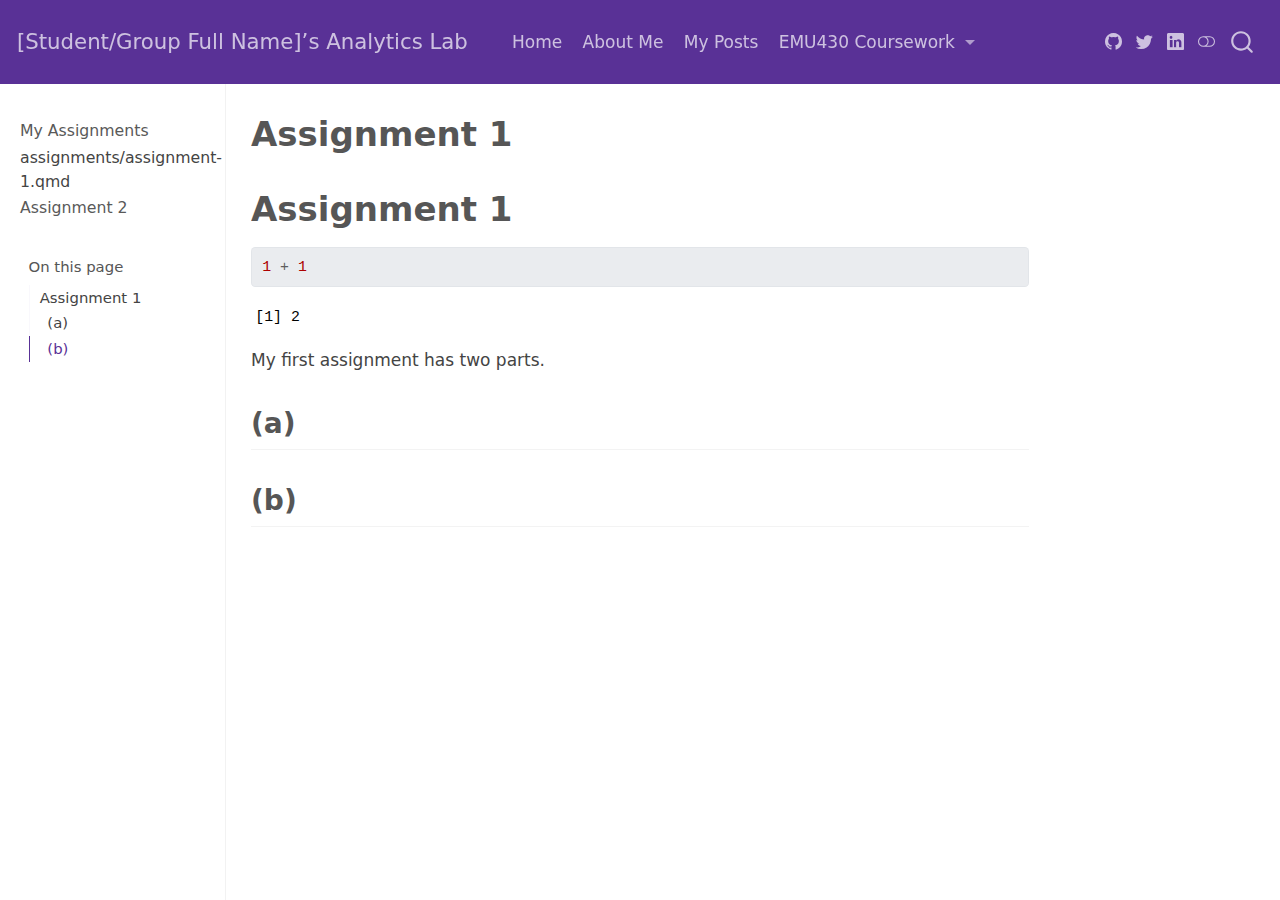
<file: _site/assignment-1.html>
<!DOCTYPE html>
<html xmlns="http://www.w3.org/1999/xhtml" lang="en" xml:lang="en"><head>

<meta charset="utf-8">
<meta name="generator" content="quarto-1.3.450">

<meta name="viewport" content="width=device-width, initial-scale=1.0, user-scalable=yes">


<title>[Student/Group Full Name]’s Analytics Lab - Assignment 1</title>
<style>
code{white-space: pre-wrap;}
span.smallcaps{font-variant: small-caps;}
div.columns{display: flex; gap: min(4vw, 1.5em);}
div.column{flex: auto; overflow-x: auto;}
div.hanging-indent{margin-left: 1.5em; text-indent: -1.5em;}
ul.task-list{list-style: none;}
ul.task-list li input[type="checkbox"] {
  width: 0.8em;
  margin: 0 0.8em 0.2em -1em; /* quarto-specific, see https://github.com/quarto-dev/quarto-cli/issues/4556 */ 
  vertical-align: middle;
}
/* CSS for syntax highlighting */
pre > code.sourceCode { white-space: pre; position: relative; }
pre > code.sourceCode > span { display: inline-block; line-height: 1.25; }
pre > code.sourceCode > span:empty { height: 1.2em; }
.sourceCode { overflow: visible; }
code.sourceCode > span { color: inherit; text-decoration: inherit; }
div.sourceCode { margin: 1em 0; }
pre.sourceCode { margin: 0; }
@media screen {
div.sourceCode { overflow: auto; }
}
@media print {
pre > code.sourceCode { white-space: pre-wrap; }
pre > code.sourceCode > span { text-indent: -5em; padding-left: 5em; }
}
pre.numberSource code
  { counter-reset: source-line 0; }
pre.numberSource code > span
  { position: relative; left: -4em; counter-increment: source-line; }
pre.numberSource code > span > a:first-child::before
  { content: counter(source-line);
    position: relative; left: -1em; text-align: right; vertical-align: baseline;
    border: none; display: inline-block;
    -webkit-touch-callout: none; -webkit-user-select: none;
    -khtml-user-select: none; -moz-user-select: none;
    -ms-user-select: none; user-select: none;
    padding: 0 4px; width: 4em;
  }
pre.numberSource { margin-left: 3em;  padding-left: 4px; }
div.sourceCode
  {   }
@media screen {
pre > code.sourceCode > span > a:first-child::before { text-decoration: underline; }
}
</style>


<script src="site_libs/quarto-nav/quarto-nav.js"></script>
<script src="site_libs/quarto-nav/headroom.min.js"></script>
<script src="site_libs/clipboard/clipboard.min.js"></script>
<script src="site_libs/quarto-search/autocomplete.umd.js"></script>
<script src="site_libs/quarto-search/fuse.min.js"></script>
<script src="site_libs/quarto-search/quarto-search.js"></script>
<meta name="quarto:offset" content="./">
<script src="site_libs/quarto-html/quarto.js"></script>
<script src="site_libs/quarto-html/popper.min.js"></script>
<script src="site_libs/quarto-html/tippy.umd.min.js"></script>
<script src="site_libs/quarto-html/anchor.min.js"></script>
<link href="site_libs/quarto-html/tippy.css" rel="stylesheet">
<link href="site_libs/quarto-html/quarto-syntax-highlighting.css" rel="stylesheet" class="quarto-color-scheme" id="quarto-text-highlighting-styles">
<link href="site_libs/quarto-html/quarto-syntax-highlighting-dark.css" rel="prefetch" class="quarto-color-scheme quarto-color-alternate" id="quarto-text-highlighting-styles">
<script src="site_libs/bootstrap/bootstrap.min.js"></script>
<link href="site_libs/bootstrap/bootstrap-icons.css" rel="stylesheet">
<link href="site_libs/bootstrap/bootstrap.min.css" rel="stylesheet" class="quarto-color-scheme" id="quarto-bootstrap" data-mode="light">
<link href="site_libs/bootstrap/bootstrap-dark.min.css" rel="prefetch" class="quarto-color-scheme quarto-color-alternate" id="quarto-bootstrap" data-mode="dark">
<script id="quarto-search-options" type="application/json">{
  "location": "navbar",
  "copy-button": false,
  "collapse-after": 3,
  "panel-placement": "end",
  "type": "overlay",
  "limit": 20,
  "language": {
    "search-no-results-text": "No results",
    "search-matching-documents-text": "matching documents",
    "search-copy-link-title": "Copy link to search",
    "search-hide-matches-text": "Hide additional matches",
    "search-more-match-text": "more match in this document",
    "search-more-matches-text": "more matches in this document",
    "search-clear-button-title": "Clear",
    "search-detached-cancel-button-title": "Cancel",
    "search-submit-button-title": "Submit",
    "search-label": "Search"
  }
}</script>


<link rel="stylesheet" href="styles.css">
</head>

<body class="nav-sidebar docked nav-fixed">

<div id="quarto-search-results"></div>
  <header id="quarto-header" class="headroom fixed-top">
    <nav class="navbar navbar-expand-lg navbar-dark ">
      <div class="navbar-container container-fluid">
      <div class="navbar-brand-container">
    <a class="navbar-brand" href="./index.html">
    <span class="navbar-title">[Student/Group Full Name]’s Analytics Lab</span>
    </a>
  </div>
            <div id="quarto-search" class="" title="Search"></div>
          <button class="navbar-toggler" type="button" data-bs-toggle="collapse" data-bs-target="#navbarCollapse" aria-controls="navbarCollapse" aria-expanded="false" aria-label="Toggle navigation" onclick="if (window.quartoToggleHeadroom) { window.quartoToggleHeadroom(); }">
  <span class="navbar-toggler-icon"></span>
</button>
          <div class="collapse navbar-collapse" id="navbarCollapse">
            <ul class="navbar-nav navbar-nav-scroll me-auto">
  <li class="nav-item">
    <a class="nav-link" href="./index.html" rel="" target="">
 <span class="menu-text">Home</span></a>
  </li>  
  <li class="nav-item">
    <a class="nav-link" href="./about.html" rel="" target="">
 <span class="menu-text">About Me</span></a>
  </li>  
  <li class="nav-item">
    <a class="nav-link" href="./posts.html" rel="" target="">
 <span class="menu-text">My Posts</span></a>
  </li>  
  <li class="nav-item dropdown ">
    <a class="nav-link dropdown-toggle" href="#" id="nav-menu-emu430-coursework" role="button" data-bs-toggle="dropdown" aria-expanded="false" rel="" target="">
 <span class="menu-text">EMU430 Coursework</span>
    </a>
    <ul class="dropdown-menu" aria-labelledby="nav-menu-emu430-coursework">    
        <li>
    <a class="dropdown-item" href="./assignments.html" rel="" target="">
 <span class="dropdown-text">Assignments</span></a>
  </li>  
        <li>
    <a class="dropdown-item" href="./project.html" rel="" target="">
 <span class="dropdown-text">Project</span></a>
  </li>  
    </ul>
  </li>
</ul>
            <div class="quarto-navbar-tools ms-auto tools-wide">
    <a href="https://twitter.com" rel="" title="" class="quarto-navigation-tool px-1" aria-label=""><i class="bi bi-github"></i></a>
    <a href="https://twitter.com" rel="" title="" class="quarto-navigation-tool px-1" aria-label=""><i class="bi bi-twitter"></i></a>
    <a href="https://linkedin.com" rel="" title="" class="quarto-navigation-tool px-1" aria-label=""><i class="bi bi-linkedin"></i></a>
  <a href="" class="quarto-color-scheme-toggle quarto-navigation-tool  px-1" onclick="window.quartoToggleColorScheme(); return false;" title="Toggle dark mode"><i class="bi"></i></a>
</div>
          </div> <!-- /navcollapse -->
      </div> <!-- /container-fluid -->
    </nav>
  <nav class="quarto-secondary-nav">
    <div class="container-fluid d-flex">
      <button type="button" class="quarto-btn-toggle btn" data-bs-toggle="collapse" data-bs-target="#quarto-sidebar,#quarto-sidebar-glass" aria-controls="quarto-sidebar" aria-expanded="false" aria-label="Toggle sidebar navigation" onclick="if (window.quartoToggleHeadroom) { window.quartoToggleHeadroom(); }">
        <i class="bi bi-layout-text-sidebar-reverse"></i>
      </button>
      <nav class="quarto-page-breadcrumbs" aria-label="breadcrumb"><ol class="breadcrumb"><li class="breadcrumb-item">Assignment 1</li></ol></nav>
      <a class="flex-grow-1" role="button" data-bs-toggle="collapse" data-bs-target="#quarto-sidebar,#quarto-sidebar-glass" aria-controls="quarto-sidebar" aria-expanded="false" aria-label="Toggle sidebar navigation" onclick="if (window.quartoToggleHeadroom) { window.quartoToggleHeadroom(); }">      
      </a>
    </div>
  </nav>
</header>
<!-- content -->
<div id="quarto-content" class="quarto-container page-columns page-rows-contents page-layout-article page-navbar">
<!-- sidebar -->
  <nav id="quarto-sidebar" class="sidebar collapse collapse-horizontal sidebar-navigation docked overflow-auto">
    <div class="sidebar-menu-container"> 
    <ul class="list-unstyled mt-1">
        <li class="sidebar-item">
  <div class="sidebar-item-container"> 
  <a href="./assignments.html" class="sidebar-item-text sidebar-link">
 <span class="menu-text">My Assignments</span></a>
  </div>
</li>
        <li class="sidebar-item">
 <span class="menu-text">assignments/assignment-1.qmd</span>
  </li>
        <li class="sidebar-item">
  <div class="sidebar-item-container"> 
  <a href="./assignments/assignment-2.html" class="sidebar-item-text sidebar-link">
 <span class="menu-text">Assignment 2</span></a>
  </div>
</li>
    </ul>
    </div>
    <nav id="TOC" role="doc-toc" class="toc-active">
    <h2 id="toc-title">On this page</h2>
   
  <ul>
  <li><a href="#assignment-1" id="toc-assignment-1" class="nav-link active" data-scroll-target="#assignment-1">Assignment 1</a>
  <ul class="collapse">
  <li><a href="#a" id="toc-a" class="nav-link" data-scroll-target="#a">(a)</a></li>
  <li><a href="#b" id="toc-b" class="nav-link" data-scroll-target="#b">(b)</a></li>
  </ul></li>
  </ul>
</nav>
</nav>
<div id="quarto-sidebar-glass" data-bs-toggle="collapse" data-bs-target="#quarto-sidebar,#quarto-sidebar-glass"></div>
<!-- margin-sidebar -->
    <div id="quarto-margin-sidebar" class="sidebar margin-sidebar">
    </div>
<!-- main -->
<main class="content" id="quarto-document-content">

<header id="title-block-header" class="quarto-title-block default">
<div class="quarto-title">
<h1 class="title">Assignment 1</h1>
</div>



<div class="quarto-title-meta">

    
  
    
  </div>
  

</header>

<section id="assignment-1" class="level1">
<h1>Assignment 1</h1>
<div class="cell">
<div class="sourceCode cell-code" id="cb1"><pre class="sourceCode r code-with-copy"><code class="sourceCode r"><span id="cb1-1"><a href="#cb1-1" aria-hidden="true" tabindex="-1"></a><span class="dv">1</span> <span class="sc">+</span> <span class="dv">1</span></span></code><button title="Copy to Clipboard" class="code-copy-button"><i class="bi"></i></button></pre></div>
<div class="cell-output cell-output-stdout">
<pre><code>[1] 2</code></pre>
</div>
</div>
<p>My first assignment has two parts.</p>
<section id="a" class="level2">
<h2 class="anchored" data-anchor-id="a">(a)</h2>
</section>
<section id="b" class="level2">
<h2 class="anchored" data-anchor-id="b">(b)</h2>


</section>
</section>

</main> <!-- /main -->
<script id="quarto-html-after-body" type="application/javascript">
window.document.addEventListener("DOMContentLoaded", function (event) {
  const toggleBodyColorMode = (bsSheetEl) => {
    const mode = bsSheetEl.getAttribute("data-mode");
    const bodyEl = window.document.querySelector("body");
    if (mode === "dark") {
      bodyEl.classList.add("quarto-dark");
      bodyEl.classList.remove("quarto-light");
    } else {
      bodyEl.classList.add("quarto-light");
      bodyEl.classList.remove("quarto-dark");
    }
  }
  const toggleBodyColorPrimary = () => {
    const bsSheetEl = window.document.querySelector("link#quarto-bootstrap");
    if (bsSheetEl) {
      toggleBodyColorMode(bsSheetEl);
    }
  }
  toggleBodyColorPrimary();  
  const disableStylesheet = (stylesheets) => {
    for (let i=0; i < stylesheets.length; i++) {
      const stylesheet = stylesheets[i];
      stylesheet.rel = 'prefetch';
    }
  }
  const enableStylesheet = (stylesheets) => {
    for (let i=0; i < stylesheets.length; i++) {
      const stylesheet = stylesheets[i];
      stylesheet.rel = 'stylesheet';
    }
  }
  const manageTransitions = (selector, allowTransitions) => {
    const els = window.document.querySelectorAll(selector);
    for (let i=0; i < els.length; i++) {
      const el = els[i];
      if (allowTransitions) {
        el.classList.remove('notransition');
      } else {
        el.classList.add('notransition');
      }
    }
  }
  const toggleColorMode = (alternate) => {
    // Switch the stylesheets
    const alternateStylesheets = window.document.querySelectorAll('link.quarto-color-scheme.quarto-color-alternate');
    manageTransitions('#quarto-margin-sidebar .nav-link', false);
    if (alternate) {
      enableStylesheet(alternateStylesheets);
      for (const sheetNode of alternateStylesheets) {
        if (sheetNode.id === "quarto-bootstrap") {
          toggleBodyColorMode(sheetNode);
        }
      }
    } else {
      disableStylesheet(alternateStylesheets);
      toggleBodyColorPrimary();
    }
    manageTransitions('#quarto-margin-sidebar .nav-link', true);
    // Switch the toggles
    const toggles = window.document.querySelectorAll('.quarto-color-scheme-toggle');
    for (let i=0; i < toggles.length; i++) {
      const toggle = toggles[i];
      if (toggle) {
        if (alternate) {
          toggle.classList.add("alternate");     
        } else {
          toggle.classList.remove("alternate");
        }
      }
    }
    // Hack to workaround the fact that safari doesn't
    // properly recolor the scrollbar when toggling (#1455)
    if (navigator.userAgent.indexOf('Safari') > 0 && navigator.userAgent.indexOf('Chrome') == -1) {
      manageTransitions("body", false);
      window.scrollTo(0, 1);
      setTimeout(() => {
        window.scrollTo(0, 0);
        manageTransitions("body", true);
      }, 40);  
    }
  }
  const isFileUrl = () => { 
    return window.location.protocol === 'file:';
  }
  const hasAlternateSentinel = () => {  
    let styleSentinel = getColorSchemeSentinel();
    if (styleSentinel !== null) {
      return styleSentinel === "alternate";
    } else {
      return false;
    }
  }
  const setStyleSentinel = (alternate) => {
    const value = alternate ? "alternate" : "default";
    if (!isFileUrl()) {
      window.localStorage.setItem("quarto-color-scheme", value);
    } else {
      localAlternateSentinel = value;
    }
  }
  const getColorSchemeSentinel = () => {
    if (!isFileUrl()) {
      const storageValue = window.localStorage.getItem("quarto-color-scheme");
      return storageValue != null ? storageValue : localAlternateSentinel;
    } else {
      return localAlternateSentinel;
    }
  }
  let localAlternateSentinel = 'default';
  // Dark / light mode switch
  window.quartoToggleColorScheme = () => {
    // Read the current dark / light value 
    let toAlternate = !hasAlternateSentinel();
    toggleColorMode(toAlternate);
    setStyleSentinel(toAlternate);
  };
  // Ensure there is a toggle, if there isn't float one in the top right
  if (window.document.querySelector('.quarto-color-scheme-toggle') === null) {
    const a = window.document.createElement('a');
    a.classList.add('top-right');
    a.classList.add('quarto-color-scheme-toggle');
    a.href = "";
    a.onclick = function() { try { window.quartoToggleColorScheme(); } catch {} return false; };
    const i = window.document.createElement("i");
    i.classList.add('bi');
    a.appendChild(i);
    window.document.body.appendChild(a);
  }
  // Switch to dark mode if need be
  if (hasAlternateSentinel()) {
    toggleColorMode(true);
  } else {
    toggleColorMode(false);
  }
  const icon = "";
  const anchorJS = new window.AnchorJS();
  anchorJS.options = {
    placement: 'right',
    icon: icon
  };
  anchorJS.add('.anchored');
  const isCodeAnnotation = (el) => {
    for (const clz of el.classList) {
      if (clz.startsWith('code-annotation-')) {                     
        return true;
      }
    }
    return false;
  }
  const clipboard = new window.ClipboardJS('.code-copy-button', {
    text: function(trigger) {
      const codeEl = trigger.previousElementSibling.cloneNode(true);
      for (const childEl of codeEl.children) {
        if (isCodeAnnotation(childEl)) {
          childEl.remove();
        }
      }
      return codeEl.innerText;
    }
  });
  clipboard.on('success', function(e) {
    // button target
    const button = e.trigger;
    // don't keep focus
    button.blur();
    // flash "checked"
    button.classList.add('code-copy-button-checked');
    var currentTitle = button.getAttribute("title");
    button.setAttribute("title", "Copied!");
    let tooltip;
    if (window.bootstrap) {
      button.setAttribute("data-bs-toggle", "tooltip");
      button.setAttribute("data-bs-placement", "left");
      button.setAttribute("data-bs-title", "Copied!");
      tooltip = new bootstrap.Tooltip(button, 
        { trigger: "manual", 
          customClass: "code-copy-button-tooltip",
          offset: [0, -8]});
      tooltip.show();    
    }
    setTimeout(function() {
      if (tooltip) {
        tooltip.hide();
        button.removeAttribute("data-bs-title");
        button.removeAttribute("data-bs-toggle");
        button.removeAttribute("data-bs-placement");
      }
      button.setAttribute("title", currentTitle);
      button.classList.remove('code-copy-button-checked');
    }, 1000);
    // clear code selection
    e.clearSelection();
  });
  function tippyHover(el, contentFn) {
    const config = {
      allowHTML: true,
      content: contentFn,
      maxWidth: 500,
      delay: 100,
      arrow: false,
      appendTo: function(el) {
          return el.parentElement;
      },
      interactive: true,
      interactiveBorder: 10,
      theme: 'quarto',
      placement: 'bottom-start'
    };
    window.tippy(el, config); 
  }
  const noterefs = window.document.querySelectorAll('a[role="doc-noteref"]');
  for (var i=0; i<noterefs.length; i++) {
    const ref = noterefs[i];
    tippyHover(ref, function() {
      // use id or data attribute instead here
      let href = ref.getAttribute('data-footnote-href') || ref.getAttribute('href');
      try { href = new URL(href).hash; } catch {}
      const id = href.replace(/^#\/?/, "");
      const note = window.document.getElementById(id);
      return note.innerHTML;
    });
  }
      let selectedAnnoteEl;
      const selectorForAnnotation = ( cell, annotation) => {
        let cellAttr = 'data-code-cell="' + cell + '"';
        let lineAttr = 'data-code-annotation="' +  annotation + '"';
        const selector = 'span[' + cellAttr + '][' + lineAttr + ']';
        return selector;
      }
      const selectCodeLines = (annoteEl) => {
        const doc = window.document;
        const targetCell = annoteEl.getAttribute("data-target-cell");
        const targetAnnotation = annoteEl.getAttribute("data-target-annotation");
        const annoteSpan = window.document.querySelector(selectorForAnnotation(targetCell, targetAnnotation));
        const lines = annoteSpan.getAttribute("data-code-lines").split(",");
        const lineIds = lines.map((line) => {
          return targetCell + "-" + line;
        })
        let top = null;
        let height = null;
        let parent = null;
        if (lineIds.length > 0) {
            //compute the position of the single el (top and bottom and make a div)
            const el = window.document.getElementById(lineIds[0]);
            top = el.offsetTop;
            height = el.offsetHeight;
            parent = el.parentElement.parentElement;
          if (lineIds.length > 1) {
            const lastEl = window.document.getElementById(lineIds[lineIds.length - 1]);
            const bottom = lastEl.offsetTop + lastEl.offsetHeight;
            height = bottom - top;
          }
          if (top !== null && height !== null && parent !== null) {
            // cook up a div (if necessary) and position it 
            let div = window.document.getElementById("code-annotation-line-highlight");
            if (div === null) {
              div = window.document.createElement("div");
              div.setAttribute("id", "code-annotation-line-highlight");
              div.style.position = 'absolute';
              parent.appendChild(div);
            }
            div.style.top = top - 2 + "px";
            div.style.height = height + 4 + "px";
            let gutterDiv = window.document.getElementById("code-annotation-line-highlight-gutter");
            if (gutterDiv === null) {
              gutterDiv = window.document.createElement("div");
              gutterDiv.setAttribute("id", "code-annotation-line-highlight-gutter");
              gutterDiv.style.position = 'absolute';
              const codeCell = window.document.getElementById(targetCell);
              const gutter = codeCell.querySelector('.code-annotation-gutter');
              gutter.appendChild(gutterDiv);
            }
            gutterDiv.style.top = top - 2 + "px";
            gutterDiv.style.height = height + 4 + "px";
          }
          selectedAnnoteEl = annoteEl;
        }
      };
      const unselectCodeLines = () => {
        const elementsIds = ["code-annotation-line-highlight", "code-annotation-line-highlight-gutter"];
        elementsIds.forEach((elId) => {
          const div = window.document.getElementById(elId);
          if (div) {
            div.remove();
          }
        });
        selectedAnnoteEl = undefined;
      };
      // Attach click handler to the DT
      const annoteDls = window.document.querySelectorAll('dt[data-target-cell]');
      for (const annoteDlNode of annoteDls) {
        annoteDlNode.addEventListener('click', (event) => {
          const clickedEl = event.target;
          if (clickedEl !== selectedAnnoteEl) {
            unselectCodeLines();
            const activeEl = window.document.querySelector('dt[data-target-cell].code-annotation-active');
            if (activeEl) {
              activeEl.classList.remove('code-annotation-active');
            }
            selectCodeLines(clickedEl);
            clickedEl.classList.add('code-annotation-active');
          } else {
            // Unselect the line
            unselectCodeLines();
            clickedEl.classList.remove('code-annotation-active');
          }
        });
      }
  const findCites = (el) => {
    const parentEl = el.parentElement;
    if (parentEl) {
      const cites = parentEl.dataset.cites;
      if (cites) {
        return {
          el,
          cites: cites.split(' ')
        };
      } else {
        return findCites(el.parentElement)
      }
    } else {
      return undefined;
    }
  };
  var bibliorefs = window.document.querySelectorAll('a[role="doc-biblioref"]');
  for (var i=0; i<bibliorefs.length; i++) {
    const ref = bibliorefs[i];
    const citeInfo = findCites(ref);
    if (citeInfo) {
      tippyHover(citeInfo.el, function() {
        var popup = window.document.createElement('div');
        citeInfo.cites.forEach(function(cite) {
          var citeDiv = window.document.createElement('div');
          citeDiv.classList.add('hanging-indent');
          citeDiv.classList.add('csl-entry');
          var biblioDiv = window.document.getElementById('ref-' + cite);
          if (biblioDiv) {
            citeDiv.innerHTML = biblioDiv.innerHTML;
          }
          popup.appendChild(citeDiv);
        });
        return popup.innerHTML;
      });
    }
  }
});
</script>
</div> <!-- /content -->



</body></html>
</file>
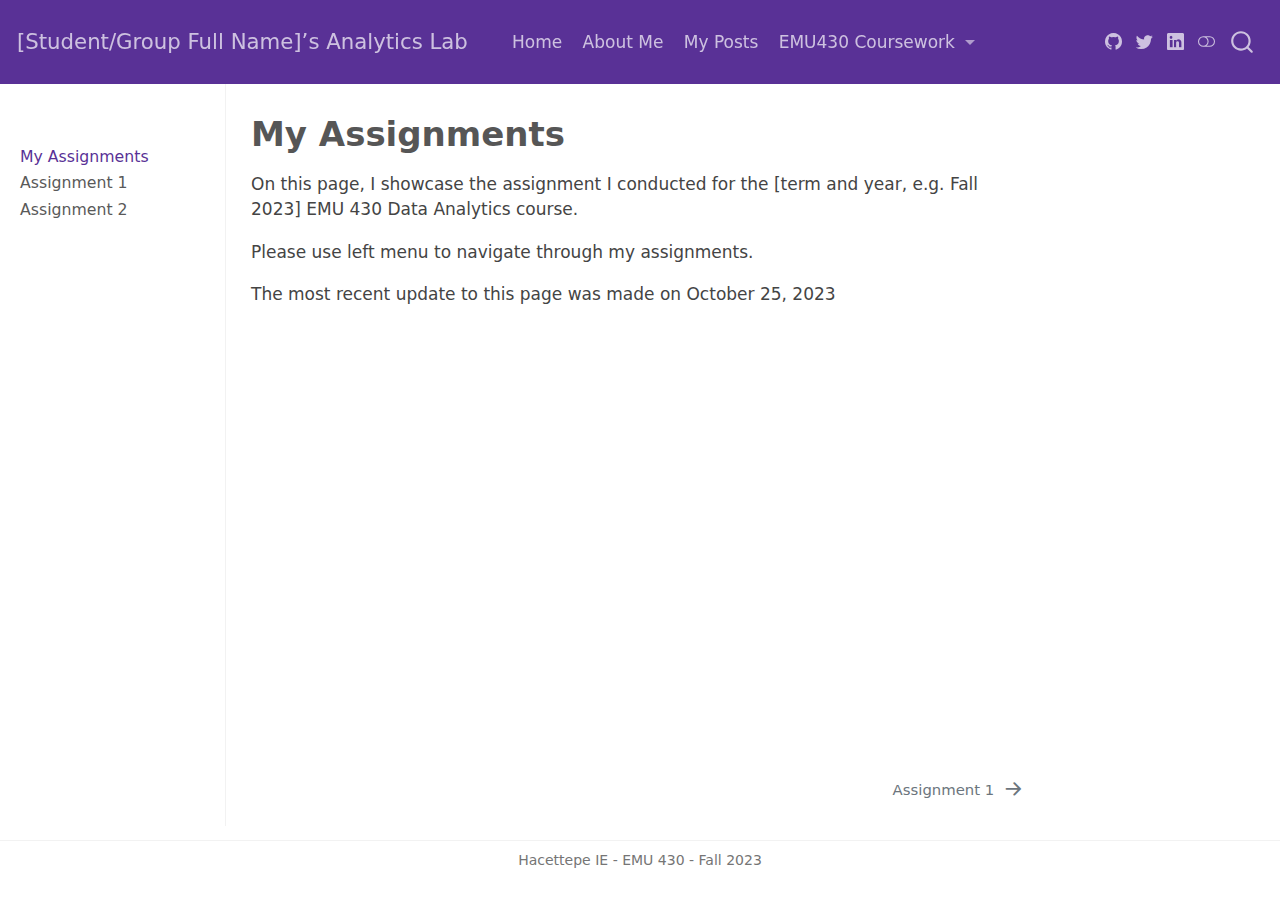
<file: _site/assignments.html>
<!DOCTYPE html>
<html xmlns="http://www.w3.org/1999/xhtml" lang="en" xml:lang="en"><head>

<meta charset="utf-8">
<meta name="generator" content="quarto-1.3.450">

<meta name="viewport" content="width=device-width, initial-scale=1.0, user-scalable=yes">


<title>[Student/Group Full Name]’s Analytics Lab - My Assignments</title>
<style>
code{white-space: pre-wrap;}
span.smallcaps{font-variant: small-caps;}
div.columns{display: flex; gap: min(4vw, 1.5em);}
div.column{flex: auto; overflow-x: auto;}
div.hanging-indent{margin-left: 1.5em; text-indent: -1.5em;}
ul.task-list{list-style: none;}
ul.task-list li input[type="checkbox"] {
  width: 0.8em;
  margin: 0 0.8em 0.2em -1em; /* quarto-specific, see https://github.com/quarto-dev/quarto-cli/issues/4556 */ 
  vertical-align: middle;
}
</style>


<script src="site_libs/quarto-nav/quarto-nav.js"></script>
<script src="site_libs/quarto-nav/headroom.min.js"></script>
<script src="site_libs/clipboard/clipboard.min.js"></script>
<script src="site_libs/quarto-search/autocomplete.umd.js"></script>
<script src="site_libs/quarto-search/fuse.min.js"></script>
<script src="site_libs/quarto-search/quarto-search.js"></script>
<meta name="quarto:offset" content="./">
<link href="./assignments/assignment-1.html" rel="next">
<script src="site_libs/quarto-html/quarto.js"></script>
<script src="site_libs/quarto-html/popper.min.js"></script>
<script src="site_libs/quarto-html/tippy.umd.min.js"></script>
<script src="site_libs/quarto-html/anchor.min.js"></script>
<link href="site_libs/quarto-html/tippy.css" rel="stylesheet">
<link href="site_libs/quarto-html/quarto-syntax-highlighting.css" rel="stylesheet" class="quarto-color-scheme" id="quarto-text-highlighting-styles">
<link href="site_libs/quarto-html/quarto-syntax-highlighting-dark.css" rel="prefetch" class="quarto-color-scheme quarto-color-alternate" id="quarto-text-highlighting-styles">
<script src="site_libs/bootstrap/bootstrap.min.js"></script>
<link href="site_libs/bootstrap/bootstrap-icons.css" rel="stylesheet">
<link href="site_libs/bootstrap/bootstrap.min.css" rel="stylesheet" class="quarto-color-scheme" id="quarto-bootstrap" data-mode="light">
<link href="site_libs/bootstrap/bootstrap-dark.min.css" rel="prefetch" class="quarto-color-scheme quarto-color-alternate" id="quarto-bootstrap" data-mode="dark">
<script id="quarto-search-options" type="application/json">{
  "location": "navbar",
  "copy-button": false,
  "collapse-after": 3,
  "panel-placement": "end",
  "type": "overlay",
  "limit": 20,
  "language": {
    "search-no-results-text": "No results",
    "search-matching-documents-text": "matching documents",
    "search-copy-link-title": "Copy link to search",
    "search-hide-matches-text": "Hide additional matches",
    "search-more-match-text": "more match in this document",
    "search-more-matches-text": "more matches in this document",
    "search-clear-button-title": "Clear",
    "search-detached-cancel-button-title": "Cancel",
    "search-submit-button-title": "Submit",
    "search-label": "Search"
  }
}</script>


<link rel="stylesheet" href="styles.css">
</head>

<body class="nav-sidebar docked nav-fixed">

<div id="quarto-search-results"></div>
  <header id="quarto-header" class="headroom fixed-top">
    <nav class="navbar navbar-expand-lg navbar-dark ">
      <div class="navbar-container container-fluid">
      <div class="navbar-brand-container">
    <a class="navbar-brand" href="./index.html">
    <span class="navbar-title">[Student/Group Full Name]’s Analytics Lab</span>
    </a>
  </div>
            <div id="quarto-search" class="" title="Search"></div>
          <button class="navbar-toggler" type="button" data-bs-toggle="collapse" data-bs-target="#navbarCollapse" aria-controls="navbarCollapse" aria-expanded="false" aria-label="Toggle navigation" onclick="if (window.quartoToggleHeadroom) { window.quartoToggleHeadroom(); }">
  <span class="navbar-toggler-icon"></span>
</button>
          <div class="collapse navbar-collapse" id="navbarCollapse">
            <ul class="navbar-nav navbar-nav-scroll me-auto">
  <li class="nav-item">
    <a class="nav-link" href="./index.html" rel="" target="">
 <span class="menu-text">Home</span></a>
  </li>  
  <li class="nav-item">
    <a class="nav-link" href="./about.html" rel="" target="">
 <span class="menu-text">About Me</span></a>
  </li>  
  <li class="nav-item">
    <a class="nav-link" href="./posts.html" rel="" target="">
 <span class="menu-text">My Posts</span></a>
  </li>  
  <li class="nav-item dropdown ">
    <a class="nav-link dropdown-toggle" href="#" id="nav-menu-emu430-coursework" role="button" data-bs-toggle="dropdown" aria-expanded="false" rel="" target="">
 <span class="menu-text">EMU430 Coursework</span>
    </a>
    <ul class="dropdown-menu" aria-labelledby="nav-menu-emu430-coursework">    
        <li>
    <a class="dropdown-item" href="./assignments.html" rel="" target="">
 <span class="dropdown-text">Assignments</span></a>
  </li>  
        <li>
    <a class="dropdown-item" href="./project.html" rel="" target="">
 <span class="dropdown-text">Project</span></a>
  </li>  
    </ul>
  </li>
</ul>
            <div class="quarto-navbar-tools ms-auto tools-wide">
    <a href="https://twitter.com" rel="" title="" class="quarto-navigation-tool px-1" aria-label=""><i class="bi bi-github"></i></a>
    <a href="https://twitter.com" rel="" title="" class="quarto-navigation-tool px-1" aria-label=""><i class="bi bi-twitter"></i></a>
    <a href="https://linkedin.com" rel="" title="" class="quarto-navigation-tool px-1" aria-label=""><i class="bi bi-linkedin"></i></a>
  <a href="" class="quarto-color-scheme-toggle quarto-navigation-tool  px-1" onclick="window.quartoToggleColorScheme(); return false;" title="Toggle dark mode"><i class="bi"></i></a>
</div>
          </div> <!-- /navcollapse -->
      </div> <!-- /container-fluid -->
    </nav>
  <nav class="quarto-secondary-nav">
    <div class="container-fluid d-flex">
      <button type="button" class="quarto-btn-toggle btn" data-bs-toggle="collapse" data-bs-target="#quarto-sidebar,#quarto-sidebar-glass" aria-controls="quarto-sidebar" aria-expanded="false" aria-label="Toggle sidebar navigation" onclick="if (window.quartoToggleHeadroom) { window.quartoToggleHeadroom(); }">
        <i class="bi bi-layout-text-sidebar-reverse"></i>
      </button>
      <nav class="quarto-page-breadcrumbs" aria-label="breadcrumb"><ol class="breadcrumb"><li class="breadcrumb-item"><a href="./assignments.html">My Assignments</a></li></ol></nav>
      <a class="flex-grow-1" role="button" data-bs-toggle="collapse" data-bs-target="#quarto-sidebar,#quarto-sidebar-glass" aria-controls="quarto-sidebar" aria-expanded="false" aria-label="Toggle sidebar navigation" onclick="if (window.quartoToggleHeadroom) { window.quartoToggleHeadroom(); }">      
      </a>
      <button type="button" class="btn quarto-search-button" aria-label="" onclick="window.quartoOpenSearch();">
        <i class="bi bi-search"></i>
      </button>
    </div>
  </nav>
</header>
<!-- content -->
<div id="quarto-content" class="quarto-container page-columns page-rows-contents page-layout-article page-navbar">
<!-- sidebar -->
  <nav id="quarto-sidebar" class="sidebar collapse collapse-horizontal sidebar-navigation docked overflow-auto">
        <div class="mt-2 flex-shrink-0 align-items-center">
        <div class="sidebar-search">
        <div id="quarto-search" class="" title="Search"></div>
        </div>
        </div>
    <div class="sidebar-menu-container"> 
    <ul class="list-unstyled mt-1">
        <li class="sidebar-item">
  <div class="sidebar-item-container"> 
  <a href="./assignments.html" class="sidebar-item-text sidebar-link active">
 <span class="menu-text">My Assignments</span></a>
  </div>
</li>
        <li class="sidebar-item">
  <div class="sidebar-item-container"> 
  <a href="./assignments/assignment-1.html" class="sidebar-item-text sidebar-link">
 <span class="menu-text">Assignment 1</span></a>
  </div>
</li>
        <li class="sidebar-item">
  <div class="sidebar-item-container"> 
  <a href="./assignments/assignment-2.html" class="sidebar-item-text sidebar-link">
 <span class="menu-text">Assignment 2</span></a>
  </div>
</li>
    </ul>
    </div>
    
</nav>
<div id="quarto-sidebar-glass" data-bs-toggle="collapse" data-bs-target="#quarto-sidebar,#quarto-sidebar-glass"></div>
<!-- margin-sidebar -->
    <div id="quarto-margin-sidebar" class="sidebar margin-sidebar">
    </div>
<!-- main -->
<main class="content" id="quarto-document-content">

<header id="title-block-header" class="quarto-title-block default">
<div class="quarto-title">
<h1 class="title">My Assignments</h1>
</div>



<div class="quarto-title-meta">

    
  
    
  </div>
  

</header>

<p>On this page, I showcase the assignment I conducted for the [term and year, e.g.&nbsp;Fall 2023] EMU 430 Data Analytics course.</p>
<p>Please use left menu to navigate through my assignments.</p>
<p>The most recent update to this page was made on October 25, 2023</p>



<a onclick="window.scrollTo(0, 0); return false;" role="button" id="quarto-back-to-top"><i class="bi bi-arrow-up"></i> Back to top</a></main> <!-- /main -->
<script id="quarto-html-after-body" type="application/javascript">
window.document.addEventListener("DOMContentLoaded", function (event) {
  const toggleBodyColorMode = (bsSheetEl) => {
    const mode = bsSheetEl.getAttribute("data-mode");
    const bodyEl = window.document.querySelector("body");
    if (mode === "dark") {
      bodyEl.classList.add("quarto-dark");
      bodyEl.classList.remove("quarto-light");
    } else {
      bodyEl.classList.add("quarto-light");
      bodyEl.classList.remove("quarto-dark");
    }
  }
  const toggleBodyColorPrimary = () => {
    const bsSheetEl = window.document.querySelector("link#quarto-bootstrap");
    if (bsSheetEl) {
      toggleBodyColorMode(bsSheetEl);
    }
  }
  toggleBodyColorPrimary();  
  const disableStylesheet = (stylesheets) => {
    for (let i=0; i < stylesheets.length; i++) {
      const stylesheet = stylesheets[i];
      stylesheet.rel = 'prefetch';
    }
  }
  const enableStylesheet = (stylesheets) => {
    for (let i=0; i < stylesheets.length; i++) {
      const stylesheet = stylesheets[i];
      stylesheet.rel = 'stylesheet';
    }
  }
  const manageTransitions = (selector, allowTransitions) => {
    const els = window.document.querySelectorAll(selector);
    for (let i=0; i < els.length; i++) {
      const el = els[i];
      if (allowTransitions) {
        el.classList.remove('notransition');
      } else {
        el.classList.add('notransition');
      }
    }
  }
  const toggleColorMode = (alternate) => {
    // Switch the stylesheets
    const alternateStylesheets = window.document.querySelectorAll('link.quarto-color-scheme.quarto-color-alternate');
    manageTransitions('#quarto-margin-sidebar .nav-link', false);
    if (alternate) {
      enableStylesheet(alternateStylesheets);
      for (const sheetNode of alternateStylesheets) {
        if (sheetNode.id === "quarto-bootstrap") {
          toggleBodyColorMode(sheetNode);
        }
      }
    } else {
      disableStylesheet(alternateStylesheets);
      toggleBodyColorPrimary();
    }
    manageTransitions('#quarto-margin-sidebar .nav-link', true);
    // Switch the toggles
    const toggles = window.document.querySelectorAll('.quarto-color-scheme-toggle');
    for (let i=0; i < toggles.length; i++) {
      const toggle = toggles[i];
      if (toggle) {
        if (alternate) {
          toggle.classList.add("alternate");     
        } else {
          toggle.classList.remove("alternate");
        }
      }
    }
    // Hack to workaround the fact that safari doesn't
    // properly recolor the scrollbar when toggling (#1455)
    if (navigator.userAgent.indexOf('Safari') > 0 && navigator.userAgent.indexOf('Chrome') == -1) {
      manageTransitions("body", false);
      window.scrollTo(0, 1);
      setTimeout(() => {
        window.scrollTo(0, 0);
        manageTransitions("body", true);
      }, 40);  
    }
  }
  const isFileUrl = () => { 
    return window.location.protocol === 'file:';
  }
  const hasAlternateSentinel = () => {  
    let styleSentinel = getColorSchemeSentinel();
    if (styleSentinel !== null) {
      return styleSentinel === "alternate";
    } else {
      return false;
    }
  }
  const setStyleSentinel = (alternate) => {
    const value = alternate ? "alternate" : "default";
    if (!isFileUrl()) {
      window.localStorage.setItem("quarto-color-scheme", value);
    } else {
      localAlternateSentinel = value;
    }
  }
  const getColorSchemeSentinel = () => {
    if (!isFileUrl()) {
      const storageValue = window.localStorage.getItem("quarto-color-scheme");
      return storageValue != null ? storageValue : localAlternateSentinel;
    } else {
      return localAlternateSentinel;
    }
  }
  let localAlternateSentinel = 'default';
  // Dark / light mode switch
  window.quartoToggleColorScheme = () => {
    // Read the current dark / light value 
    let toAlternate = !hasAlternateSentinel();
    toggleColorMode(toAlternate);
    setStyleSentinel(toAlternate);
  };
  // Ensure there is a toggle, if there isn't float one in the top right
  if (window.document.querySelector('.quarto-color-scheme-toggle') === null) {
    const a = window.document.createElement('a');
    a.classList.add('top-right');
    a.classList.add('quarto-color-scheme-toggle');
    a.href = "";
    a.onclick = function() { try { window.quartoToggleColorScheme(); } catch {} return false; };
    const i = window.document.createElement("i");
    i.classList.add('bi');
    a.appendChild(i);
    window.document.body.appendChild(a);
  }
  // Switch to dark mode if need be
  if (hasAlternateSentinel()) {
    toggleColorMode(true);
  } else {
    toggleColorMode(false);
  }
  const icon = "";
  const anchorJS = new window.AnchorJS();
  anchorJS.options = {
    placement: 'right',
    icon: icon
  };
  anchorJS.add('.anchored');
  const isCodeAnnotation = (el) => {
    for (const clz of el.classList) {
      if (clz.startsWith('code-annotation-')) {                     
        return true;
      }
    }
    return false;
  }
  const clipboard = new window.ClipboardJS('.code-copy-button', {
    text: function(trigger) {
      const codeEl = trigger.previousElementSibling.cloneNode(true);
      for (const childEl of codeEl.children) {
        if (isCodeAnnotation(childEl)) {
          childEl.remove();
        }
      }
      return codeEl.innerText;
    }
  });
  clipboard.on('success', function(e) {
    // button target
    const button = e.trigger;
    // don't keep focus
    button.blur();
    // flash "checked"
    button.classList.add('code-copy-button-checked');
    var currentTitle = button.getAttribute("title");
    button.setAttribute("title", "Copied!");
    let tooltip;
    if (window.bootstrap) {
      button.setAttribute("data-bs-toggle", "tooltip");
      button.setAttribute("data-bs-placement", "left");
      button.setAttribute("data-bs-title", "Copied!");
      tooltip = new bootstrap.Tooltip(button, 
        { trigger: "manual", 
          customClass: "code-copy-button-tooltip",
          offset: [0, -8]});
      tooltip.show();    
    }
    setTimeout(function() {
      if (tooltip) {
        tooltip.hide();
        button.removeAttribute("data-bs-title");
        button.removeAttribute("data-bs-toggle");
        button.removeAttribute("data-bs-placement");
      }
      button.setAttribute("title", currentTitle);
      button.classList.remove('code-copy-button-checked');
    }, 1000);
    // clear code selection
    e.clearSelection();
  });
  function tippyHover(el, contentFn) {
    const config = {
      allowHTML: true,
      content: contentFn,
      maxWidth: 500,
      delay: 100,
      arrow: false,
      appendTo: function(el) {
          return el.parentElement;
      },
      interactive: true,
      interactiveBorder: 10,
      theme: 'quarto',
      placement: 'bottom-start'
    };
    window.tippy(el, config); 
  }
  const noterefs = window.document.querySelectorAll('a[role="doc-noteref"]');
  for (var i=0; i<noterefs.length; i++) {
    const ref = noterefs[i];
    tippyHover(ref, function() {
      // use id or data attribute instead here
      let href = ref.getAttribute('data-footnote-href') || ref.getAttribute('href');
      try { href = new URL(href).hash; } catch {}
      const id = href.replace(/^#\/?/, "");
      const note = window.document.getElementById(id);
      return note.innerHTML;
    });
  }
      let selectedAnnoteEl;
      const selectorForAnnotation = ( cell, annotation) => {
        let cellAttr = 'data-code-cell="' + cell + '"';
        let lineAttr = 'data-code-annotation="' +  annotation + '"';
        const selector = 'span[' + cellAttr + '][' + lineAttr + ']';
        return selector;
      }
      const selectCodeLines = (annoteEl) => {
        const doc = window.document;
        const targetCell = annoteEl.getAttribute("data-target-cell");
        const targetAnnotation = annoteEl.getAttribute("data-target-annotation");
        const annoteSpan = window.document.querySelector(selectorForAnnotation(targetCell, targetAnnotation));
        const lines = annoteSpan.getAttribute("data-code-lines").split(",");
        const lineIds = lines.map((line) => {
          return targetCell + "-" + line;
        })
        let top = null;
        let height = null;
        let parent = null;
        if (lineIds.length > 0) {
            //compute the position of the single el (top and bottom and make a div)
            const el = window.document.getElementById(lineIds[0]);
            top = el.offsetTop;
            height = el.offsetHeight;
            parent = el.parentElement.parentElement;
          if (lineIds.length > 1) {
            const lastEl = window.document.getElementById(lineIds[lineIds.length - 1]);
            const bottom = lastEl.offsetTop + lastEl.offsetHeight;
            height = bottom - top;
          }
          if (top !== null && height !== null && parent !== null) {
            // cook up a div (if necessary) and position it 
            let div = window.document.getElementById("code-annotation-line-highlight");
            if (div === null) {
              div = window.document.createElement("div");
              div.setAttribute("id", "code-annotation-line-highlight");
              div.style.position = 'absolute';
              parent.appendChild(div);
            }
            div.style.top = top - 2 + "px";
            div.style.height = height + 4 + "px";
            let gutterDiv = window.document.getElementById("code-annotation-line-highlight-gutter");
            if (gutterDiv === null) {
              gutterDiv = window.document.createElement("div");
              gutterDiv.setAttribute("id", "code-annotation-line-highlight-gutter");
              gutterDiv.style.position = 'absolute';
              const codeCell = window.document.getElementById(targetCell);
              const gutter = codeCell.querySelector('.code-annotation-gutter');
              gutter.appendChild(gutterDiv);
            }
            gutterDiv.style.top = top - 2 + "px";
            gutterDiv.style.height = height + 4 + "px";
          }
          selectedAnnoteEl = annoteEl;
        }
      };
      const unselectCodeLines = () => {
        const elementsIds = ["code-annotation-line-highlight", "code-annotation-line-highlight-gutter"];
        elementsIds.forEach((elId) => {
          const div = window.document.getElementById(elId);
          if (div) {
            div.remove();
          }
        });
        selectedAnnoteEl = undefined;
      };
      // Attach click handler to the DT
      const annoteDls = window.document.querySelectorAll('dt[data-target-cell]');
      for (const annoteDlNode of annoteDls) {
        annoteDlNode.addEventListener('click', (event) => {
          const clickedEl = event.target;
          if (clickedEl !== selectedAnnoteEl) {
            unselectCodeLines();
            const activeEl = window.document.querySelector('dt[data-target-cell].code-annotation-active');
            if (activeEl) {
              activeEl.classList.remove('code-annotation-active');
            }
            selectCodeLines(clickedEl);
            clickedEl.classList.add('code-annotation-active');
          } else {
            // Unselect the line
            unselectCodeLines();
            clickedEl.classList.remove('code-annotation-active');
          }
        });
      }
  const findCites = (el) => {
    const parentEl = el.parentElement;
    if (parentEl) {
      const cites = parentEl.dataset.cites;
      if (cites) {
        return {
          el,
          cites: cites.split(' ')
        };
      } else {
        return findCites(el.parentElement)
      }
    } else {
      return undefined;
    }
  };
  var bibliorefs = window.document.querySelectorAll('a[role="doc-biblioref"]');
  for (var i=0; i<bibliorefs.length; i++) {
    const ref = bibliorefs[i];
    const citeInfo = findCites(ref);
    if (citeInfo) {
      tippyHover(citeInfo.el, function() {
        var popup = window.document.createElement('div');
        citeInfo.cites.forEach(function(cite) {
          var citeDiv = window.document.createElement('div');
          citeDiv.classList.add('hanging-indent');
          citeDiv.classList.add('csl-entry');
          var biblioDiv = window.document.getElementById('ref-' + cite);
          if (biblioDiv) {
            citeDiv.innerHTML = biblioDiv.innerHTML;
          }
          popup.appendChild(citeDiv);
        });
        return popup.innerHTML;
      });
    }
  }
});
</script>
<nav class="page-navigation">
  <div class="nav-page nav-page-previous">
  </div>
  <div class="nav-page nav-page-next">
      <a href="./assignments/assignment-1.html" class="pagination-link">
        <span class="nav-page-text">Assignment 1</span> <i class="bi bi-arrow-right-short"></i>
      </a>
  </div>
</nav>
</div> <!-- /content -->
<footer class="footer">
  <div class="nav-footer">
    <div class="nav-footer-left">
      &nbsp;
    </div>   
    <div class="nav-footer-center">Hacettepe IE - EMU 430 - Fall 2023</div>
    <div class="nav-footer-right">
      &nbsp;
    </div>
  </div>
</footer>



</body></html>
</file>
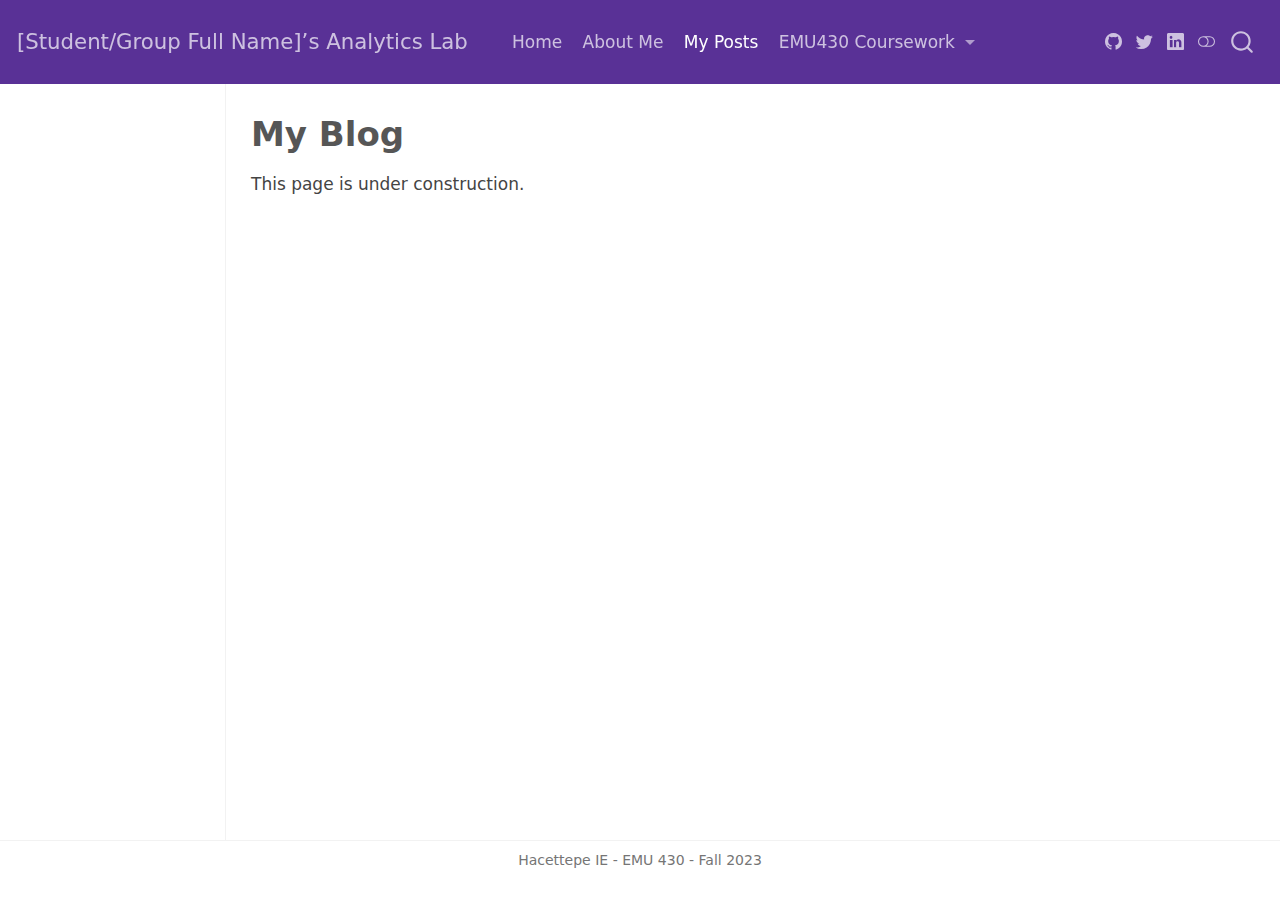
<file: _site/posts.html>
<!DOCTYPE html>
<html xmlns="http://www.w3.org/1999/xhtml" lang="en" xml:lang="en"><head>

<meta charset="utf-8">
<meta name="generator" content="quarto-1.3.450">

<meta name="viewport" content="width=device-width, initial-scale=1.0, user-scalable=yes">


<title>[Student/Group Full Name]’s Analytics Lab - My Blog</title>
<style>
code{white-space: pre-wrap;}
span.smallcaps{font-variant: small-caps;}
div.columns{display: flex; gap: min(4vw, 1.5em);}
div.column{flex: auto; overflow-x: auto;}
div.hanging-indent{margin-left: 1.5em; text-indent: -1.5em;}
ul.task-list{list-style: none;}
ul.task-list li input[type="checkbox"] {
  width: 0.8em;
  margin: 0 0.8em 0.2em -1em; /* quarto-specific, see https://github.com/quarto-dev/quarto-cli/issues/4556 */ 
  vertical-align: middle;
}
</style>


<script src="site_libs/quarto-nav/quarto-nav.js"></script>
<script src="site_libs/quarto-nav/headroom.min.js"></script>
<script src="site_libs/clipboard/clipboard.min.js"></script>
<script src="site_libs/quarto-search/autocomplete.umd.js"></script>
<script src="site_libs/quarto-search/fuse.min.js"></script>
<script src="site_libs/quarto-search/quarto-search.js"></script>
<meta name="quarto:offset" content="./">
<script src="site_libs/quarto-html/quarto.js"></script>
<script src="site_libs/quarto-html/popper.min.js"></script>
<script src="site_libs/quarto-html/tippy.umd.min.js"></script>
<script src="site_libs/quarto-html/anchor.min.js"></script>
<link href="site_libs/quarto-html/tippy.css" rel="stylesheet">
<link href="site_libs/quarto-html/quarto-syntax-highlighting.css" rel="stylesheet" class="quarto-color-scheme" id="quarto-text-highlighting-styles">
<link href="site_libs/quarto-html/quarto-syntax-highlighting-dark.css" rel="prefetch" class="quarto-color-scheme quarto-color-alternate" id="quarto-text-highlighting-styles">
<script src="site_libs/bootstrap/bootstrap.min.js"></script>
<link href="site_libs/bootstrap/bootstrap-icons.css" rel="stylesheet">
<link href="site_libs/bootstrap/bootstrap.min.css" rel="stylesheet" class="quarto-color-scheme" id="quarto-bootstrap" data-mode="light">
<link href="site_libs/bootstrap/bootstrap-dark.min.css" rel="prefetch" class="quarto-color-scheme quarto-color-alternate" id="quarto-bootstrap" data-mode="dark">
<script id="quarto-search-options" type="application/json">{
  "location": "navbar",
  "copy-button": false,
  "collapse-after": 3,
  "panel-placement": "end",
  "type": "overlay",
  "limit": 20,
  "language": {
    "search-no-results-text": "No results",
    "search-matching-documents-text": "matching documents",
    "search-copy-link-title": "Copy link to search",
    "search-hide-matches-text": "Hide additional matches",
    "search-more-match-text": "more match in this document",
    "search-more-matches-text": "more matches in this document",
    "search-clear-button-title": "Clear",
    "search-detached-cancel-button-title": "Cancel",
    "search-submit-button-title": "Submit",
    "search-label": "Search"
  }
}</script>


<link rel="stylesheet" href="styles.css">
</head>

<body class="docked nav-fixed">

<div id="quarto-search-results"></div>
  <header id="quarto-header" class="headroom fixed-top">
    <nav class="navbar navbar-expand-lg navbar-dark ">
      <div class="navbar-container container-fluid">
      <div class="navbar-brand-container">
    <a class="navbar-brand" href="./index.html">
    <span class="navbar-title">[Student/Group Full Name]’s Analytics Lab</span>
    </a>
  </div>
            <div id="quarto-search" class="" title="Search"></div>
          <button class="navbar-toggler" type="button" data-bs-toggle="collapse" data-bs-target="#navbarCollapse" aria-controls="navbarCollapse" aria-expanded="false" aria-label="Toggle navigation" onclick="if (window.quartoToggleHeadroom) { window.quartoToggleHeadroom(); }">
  <span class="navbar-toggler-icon"></span>
</button>
          <div class="collapse navbar-collapse" id="navbarCollapse">
            <ul class="navbar-nav navbar-nav-scroll me-auto">
  <li class="nav-item">
    <a class="nav-link" href="./index.html" rel="" target="">
 <span class="menu-text">Home</span></a>
  </li>  
  <li class="nav-item">
    <a class="nav-link" href="./about.html" rel="" target="">
 <span class="menu-text">About Me</span></a>
  </li>  
  <li class="nav-item">
    <a class="nav-link active" href="./posts.html" rel="" target="" aria-current="page">
 <span class="menu-text">My Posts</span></a>
  </li>  
  <li class="nav-item dropdown ">
    <a class="nav-link dropdown-toggle" href="#" id="nav-menu-emu430-coursework" role="button" data-bs-toggle="dropdown" aria-expanded="false" rel="" target="">
 <span class="menu-text">EMU430 Coursework</span>
    </a>
    <ul class="dropdown-menu" aria-labelledby="nav-menu-emu430-coursework">    
        <li>
    <a class="dropdown-item" href="./assignments.html" rel="" target="">
 <span class="dropdown-text">Assignments</span></a>
  </li>  
        <li>
    <a class="dropdown-item" href="./project.html" rel="" target="">
 <span class="dropdown-text">Project</span></a>
  </li>  
    </ul>
  </li>
</ul>
            <div class="quarto-navbar-tools ms-auto tools-wide">
    <a href="https://twitter.com" rel="" title="" class="quarto-navigation-tool px-1" aria-label=""><i class="bi bi-github"></i></a>
    <a href="https://twitter.com" rel="" title="" class="quarto-navigation-tool px-1" aria-label=""><i class="bi bi-twitter"></i></a>
    <a href="https://linkedin.com" rel="" title="" class="quarto-navigation-tool px-1" aria-label=""><i class="bi bi-linkedin"></i></a>
  <a href="" class="quarto-color-scheme-toggle quarto-navigation-tool  px-1" onclick="window.quartoToggleColorScheme(); return false;" title="Toggle dark mode"><i class="bi"></i></a>
</div>
          </div> <!-- /navcollapse -->
      </div> <!-- /container-fluid -->
    </nav>
</header>
<!-- content -->
<div id="quarto-content" class="quarto-container page-columns page-rows-contents page-layout-article page-navbar">
<!-- sidebar -->
  <nav id="quarto-sidebar" class="sidebar collapse collapse-horizontal sidebar-navigation docked overflow-auto">
    
</nav>
<div id="quarto-sidebar-glass" data-bs-toggle="collapse" data-bs-target="#quarto-sidebar,#quarto-sidebar-glass"></div>
<!-- margin-sidebar -->
    <div id="quarto-margin-sidebar" class="sidebar margin-sidebar">
    </div>
<!-- main -->
<main class="content" id="quarto-document-content">

<header id="title-block-header" class="quarto-title-block default">
<div class="quarto-title">
<h1 class="title">My Blog</h1>
</div>



<div class="quarto-title-meta">

    
  
    
  </div>
  

</header>

<p>This page is under construction.</p>



<a onclick="window.scrollTo(0, 0); return false;" role="button" id="quarto-back-to-top"><i class="bi bi-arrow-up"></i> Back to top</a></main> <!-- /main -->
<script id="quarto-html-after-body" type="application/javascript">
window.document.addEventListener("DOMContentLoaded", function (event) {
  const toggleBodyColorMode = (bsSheetEl) => {
    const mode = bsSheetEl.getAttribute("data-mode");
    const bodyEl = window.document.querySelector("body");
    if (mode === "dark") {
      bodyEl.classList.add("quarto-dark");
      bodyEl.classList.remove("quarto-light");
    } else {
      bodyEl.classList.add("quarto-light");
      bodyEl.classList.remove("quarto-dark");
    }
  }
  const toggleBodyColorPrimary = () => {
    const bsSheetEl = window.document.querySelector("link#quarto-bootstrap");
    if (bsSheetEl) {
      toggleBodyColorMode(bsSheetEl);
    }
  }
  toggleBodyColorPrimary();  
  const disableStylesheet = (stylesheets) => {
    for (let i=0; i < stylesheets.length; i++) {
      const stylesheet = stylesheets[i];
      stylesheet.rel = 'prefetch';
    }
  }
  const enableStylesheet = (stylesheets) => {
    for (let i=0; i < stylesheets.length; i++) {
      const stylesheet = stylesheets[i];
      stylesheet.rel = 'stylesheet';
    }
  }
  const manageTransitions = (selector, allowTransitions) => {
    const els = window.document.querySelectorAll(selector);
    for (let i=0; i < els.length; i++) {
      const el = els[i];
      if (allowTransitions) {
        el.classList.remove('notransition');
      } else {
        el.classList.add('notransition');
      }
    }
  }
  const toggleColorMode = (alternate) => {
    // Switch the stylesheets
    const alternateStylesheets = window.document.querySelectorAll('link.quarto-color-scheme.quarto-color-alternate');
    manageTransitions('#quarto-margin-sidebar .nav-link', false);
    if (alternate) {
      enableStylesheet(alternateStylesheets);
      for (const sheetNode of alternateStylesheets) {
        if (sheetNode.id === "quarto-bootstrap") {
          toggleBodyColorMode(sheetNode);
        }
      }
    } else {
      disableStylesheet(alternateStylesheets);
      toggleBodyColorPrimary();
    }
    manageTransitions('#quarto-margin-sidebar .nav-link', true);
    // Switch the toggles
    const toggles = window.document.querySelectorAll('.quarto-color-scheme-toggle');
    for (let i=0; i < toggles.length; i++) {
      const toggle = toggles[i];
      if (toggle) {
        if (alternate) {
          toggle.classList.add("alternate");     
        } else {
          toggle.classList.remove("alternate");
        }
      }
    }
    // Hack to workaround the fact that safari doesn't
    // properly recolor the scrollbar when toggling (#1455)
    if (navigator.userAgent.indexOf('Safari') > 0 && navigator.userAgent.indexOf('Chrome') == -1) {
      manageTransitions("body", false);
      window.scrollTo(0, 1);
      setTimeout(() => {
        window.scrollTo(0, 0);
        manageTransitions("body", true);
      }, 40);  
    }
  }
  const isFileUrl = () => { 
    return window.location.protocol === 'file:';
  }
  const hasAlternateSentinel = () => {  
    let styleSentinel = getColorSchemeSentinel();
    if (styleSentinel !== null) {
      return styleSentinel === "alternate";
    } else {
      return false;
    }
  }
  const setStyleSentinel = (alternate) => {
    const value = alternate ? "alternate" : "default";
    if (!isFileUrl()) {
      window.localStorage.setItem("quarto-color-scheme", value);
    } else {
      localAlternateSentinel = value;
    }
  }
  const getColorSchemeSentinel = () => {
    if (!isFileUrl()) {
      const storageValue = window.localStorage.getItem("quarto-color-scheme");
      return storageValue != null ? storageValue : localAlternateSentinel;
    } else {
      return localAlternateSentinel;
    }
  }
  let localAlternateSentinel = 'default';
  // Dark / light mode switch
  window.quartoToggleColorScheme = () => {
    // Read the current dark / light value 
    let toAlternate = !hasAlternateSentinel();
    toggleColorMode(toAlternate);
    setStyleSentinel(toAlternate);
  };
  // Ensure there is a toggle, if there isn't float one in the top right
  if (window.document.querySelector('.quarto-color-scheme-toggle') === null) {
    const a = window.document.createElement('a');
    a.classList.add('top-right');
    a.classList.add('quarto-color-scheme-toggle');
    a.href = "";
    a.onclick = function() { try { window.quartoToggleColorScheme(); } catch {} return false; };
    const i = window.document.createElement("i");
    i.classList.add('bi');
    a.appendChild(i);
    window.document.body.appendChild(a);
  }
  // Switch to dark mode if need be
  if (hasAlternateSentinel()) {
    toggleColorMode(true);
  } else {
    toggleColorMode(false);
  }
  const icon = "";
  const anchorJS = new window.AnchorJS();
  anchorJS.options = {
    placement: 'right',
    icon: icon
  };
  anchorJS.add('.anchored');
  const isCodeAnnotation = (el) => {
    for (const clz of el.classList) {
      if (clz.startsWith('code-annotation-')) {                     
        return true;
      }
    }
    return false;
  }
  const clipboard = new window.ClipboardJS('.code-copy-button', {
    text: function(trigger) {
      const codeEl = trigger.previousElementSibling.cloneNode(true);
      for (const childEl of codeEl.children) {
        if (isCodeAnnotation(childEl)) {
          childEl.remove();
        }
      }
      return codeEl.innerText;
    }
  });
  clipboard.on('success', function(e) {
    // button target
    const button = e.trigger;
    // don't keep focus
    button.blur();
    // flash "checked"
    button.classList.add('code-copy-button-checked');
    var currentTitle = button.getAttribute("title");
    button.setAttribute("title", "Copied!");
    let tooltip;
    if (window.bootstrap) {
      button.setAttribute("data-bs-toggle", "tooltip");
      button.setAttribute("data-bs-placement", "left");
      button.setAttribute("data-bs-title", "Copied!");
      tooltip = new bootstrap.Tooltip(button, 
        { trigger: "manual", 
          customClass: "code-copy-button-tooltip",
          offset: [0, -8]});
      tooltip.show();    
    }
    setTimeout(function() {
      if (tooltip) {
        tooltip.hide();
        button.removeAttribute("data-bs-title");
        button.removeAttribute("data-bs-toggle");
        button.removeAttribute("data-bs-placement");
      }
      button.setAttribute("title", currentTitle);
      button.classList.remove('code-copy-button-checked');
    }, 1000);
    // clear code selection
    e.clearSelection();
  });
  function tippyHover(el, contentFn) {
    const config = {
      allowHTML: true,
      content: contentFn,
      maxWidth: 500,
      delay: 100,
      arrow: false,
      appendTo: function(el) {
          return el.parentElement;
      },
      interactive: true,
      interactiveBorder: 10,
      theme: 'quarto',
      placement: 'bottom-start'
    };
    window.tippy(el, config); 
  }
  const noterefs = window.document.querySelectorAll('a[role="doc-noteref"]');
  for (var i=0; i<noterefs.length; i++) {
    const ref = noterefs[i];
    tippyHover(ref, function() {
      // use id or data attribute instead here
      let href = ref.getAttribute('data-footnote-href') || ref.getAttribute('href');
      try { href = new URL(href).hash; } catch {}
      const id = href.replace(/^#\/?/, "");
      const note = window.document.getElementById(id);
      return note.innerHTML;
    });
  }
      let selectedAnnoteEl;
      const selectorForAnnotation = ( cell, annotation) => {
        let cellAttr = 'data-code-cell="' + cell + '"';
        let lineAttr = 'data-code-annotation="' +  annotation + '"';
        const selector = 'span[' + cellAttr + '][' + lineAttr + ']';
        return selector;
      }
      const selectCodeLines = (annoteEl) => {
        const doc = window.document;
        const targetCell = annoteEl.getAttribute("data-target-cell");
        const targetAnnotation = annoteEl.getAttribute("data-target-annotation");
        const annoteSpan = window.document.querySelector(selectorForAnnotation(targetCell, targetAnnotation));
        const lines = annoteSpan.getAttribute("data-code-lines").split(",");
        const lineIds = lines.map((line) => {
          return targetCell + "-" + line;
        })
        let top = null;
        let height = null;
        let parent = null;
        if (lineIds.length > 0) {
            //compute the position of the single el (top and bottom and make a div)
            const el = window.document.getElementById(lineIds[0]);
            top = el.offsetTop;
            height = el.offsetHeight;
            parent = el.parentElement.parentElement;
          if (lineIds.length > 1) {
            const lastEl = window.document.getElementById(lineIds[lineIds.length - 1]);
            const bottom = lastEl.offsetTop + lastEl.offsetHeight;
            height = bottom - top;
          }
          if (top !== null && height !== null && parent !== null) {
            // cook up a div (if necessary) and position it 
            let div = window.document.getElementById("code-annotation-line-highlight");
            if (div === null) {
              div = window.document.createElement("div");
              div.setAttribute("id", "code-annotation-line-highlight");
              div.style.position = 'absolute';
              parent.appendChild(div);
            }
            div.style.top = top - 2 + "px";
            div.style.height = height + 4 + "px";
            let gutterDiv = window.document.getElementById("code-annotation-line-highlight-gutter");
            if (gutterDiv === null) {
              gutterDiv = window.document.createElement("div");
              gutterDiv.setAttribute("id", "code-annotation-line-highlight-gutter");
              gutterDiv.style.position = 'absolute';
              const codeCell = window.document.getElementById(targetCell);
              const gutter = codeCell.querySelector('.code-annotation-gutter');
              gutter.appendChild(gutterDiv);
            }
            gutterDiv.style.top = top - 2 + "px";
            gutterDiv.style.height = height + 4 + "px";
          }
          selectedAnnoteEl = annoteEl;
        }
      };
      const unselectCodeLines = () => {
        const elementsIds = ["code-annotation-line-highlight", "code-annotation-line-highlight-gutter"];
        elementsIds.forEach((elId) => {
          const div = window.document.getElementById(elId);
          if (div) {
            div.remove();
          }
        });
        selectedAnnoteEl = undefined;
      };
      // Attach click handler to the DT
      const annoteDls = window.document.querySelectorAll('dt[data-target-cell]');
      for (const annoteDlNode of annoteDls) {
        annoteDlNode.addEventListener('click', (event) => {
          const clickedEl = event.target;
          if (clickedEl !== selectedAnnoteEl) {
            unselectCodeLines();
            const activeEl = window.document.querySelector('dt[data-target-cell].code-annotation-active');
            if (activeEl) {
              activeEl.classList.remove('code-annotation-active');
            }
            selectCodeLines(clickedEl);
            clickedEl.classList.add('code-annotation-active');
          } else {
            // Unselect the line
            unselectCodeLines();
            clickedEl.classList.remove('code-annotation-active');
          }
        });
      }
  const findCites = (el) => {
    const parentEl = el.parentElement;
    if (parentEl) {
      const cites = parentEl.dataset.cites;
      if (cites) {
        return {
          el,
          cites: cites.split(' ')
        };
      } else {
        return findCites(el.parentElement)
      }
    } else {
      return undefined;
    }
  };
  var bibliorefs = window.document.querySelectorAll('a[role="doc-biblioref"]');
  for (var i=0; i<bibliorefs.length; i++) {
    const ref = bibliorefs[i];
    const citeInfo = findCites(ref);
    if (citeInfo) {
      tippyHover(citeInfo.el, function() {
        var popup = window.document.createElement('div');
        citeInfo.cites.forEach(function(cite) {
          var citeDiv = window.document.createElement('div');
          citeDiv.classList.add('hanging-indent');
          citeDiv.classList.add('csl-entry');
          var biblioDiv = window.document.getElementById('ref-' + cite);
          if (biblioDiv) {
            citeDiv.innerHTML = biblioDiv.innerHTML;
          }
          popup.appendChild(citeDiv);
        });
        return popup.innerHTML;
      });
    }
  }
});
</script>
</div> <!-- /content -->
<footer class="footer">
  <div class="nav-footer">
    <div class="nav-footer-left">
      &nbsp;
    </div>   
    <div class="nav-footer-center">Hacettepe IE - EMU 430 - Fall 2023</div>
    <div class="nav-footer-right">
      &nbsp;
    </div>
  </div>
</footer>



</body></html>
</file>
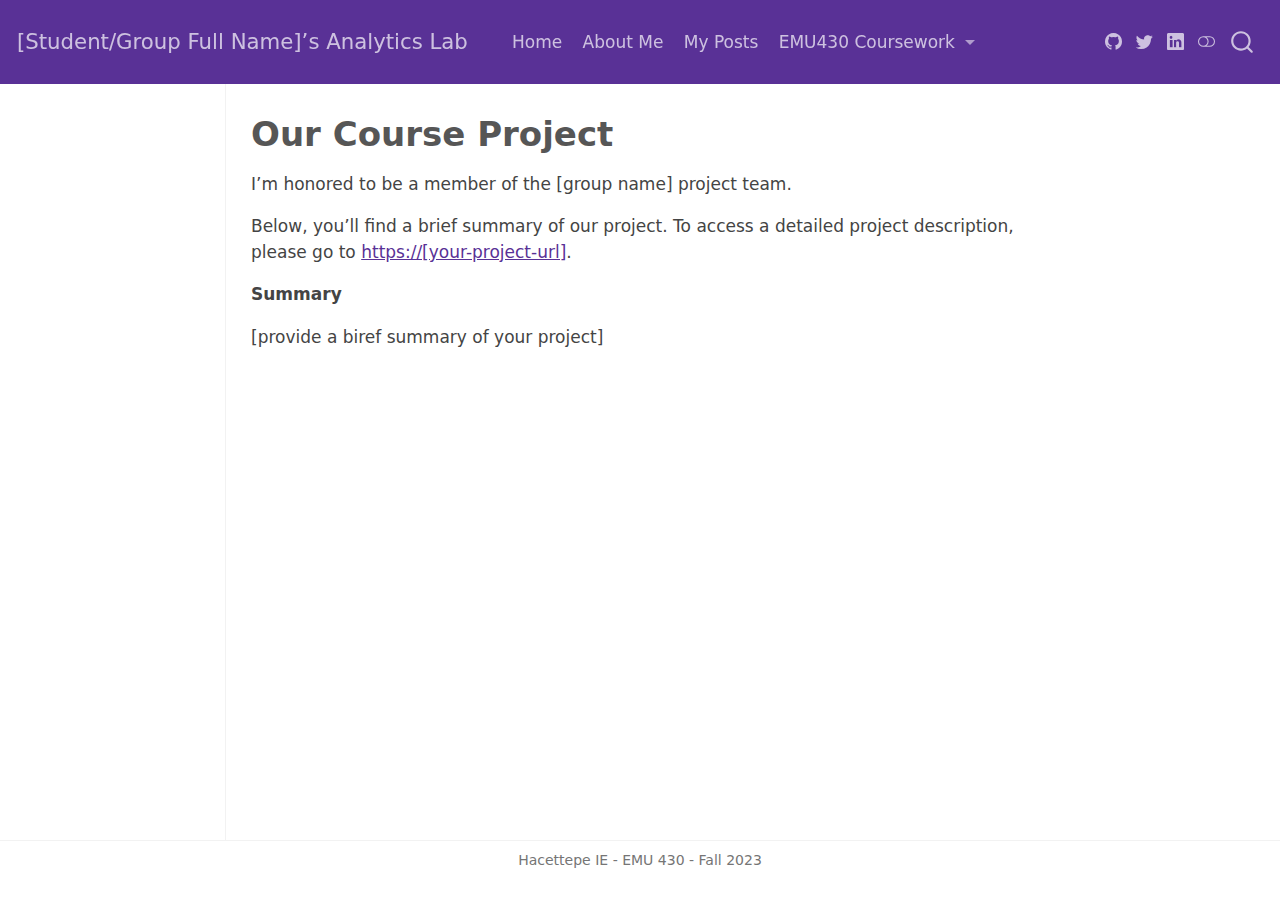
<file: _site/project.html>
<!DOCTYPE html>
<html xmlns="http://www.w3.org/1999/xhtml" lang="en" xml:lang="en"><head>

<meta charset="utf-8">
<meta name="generator" content="quarto-1.3.450">

<meta name="viewport" content="width=device-width, initial-scale=1.0, user-scalable=yes">


<title>[Student/Group Full Name]’s Analytics Lab - Our Course Project</title>
<style>
code{white-space: pre-wrap;}
span.smallcaps{font-variant: small-caps;}
div.columns{display: flex; gap: min(4vw, 1.5em);}
div.column{flex: auto; overflow-x: auto;}
div.hanging-indent{margin-left: 1.5em; text-indent: -1.5em;}
ul.task-list{list-style: none;}
ul.task-list li input[type="checkbox"] {
  width: 0.8em;
  margin: 0 0.8em 0.2em -1em; /* quarto-specific, see https://github.com/quarto-dev/quarto-cli/issues/4556 */ 
  vertical-align: middle;
}
</style>


<script src="site_libs/quarto-nav/quarto-nav.js"></script>
<script src="site_libs/quarto-nav/headroom.min.js"></script>
<script src="site_libs/clipboard/clipboard.min.js"></script>
<script src="site_libs/quarto-search/autocomplete.umd.js"></script>
<script src="site_libs/quarto-search/fuse.min.js"></script>
<script src="site_libs/quarto-search/quarto-search.js"></script>
<meta name="quarto:offset" content="./">
<script src="site_libs/quarto-html/quarto.js"></script>
<script src="site_libs/quarto-html/popper.min.js"></script>
<script src="site_libs/quarto-html/tippy.umd.min.js"></script>
<script src="site_libs/quarto-html/anchor.min.js"></script>
<link href="site_libs/quarto-html/tippy.css" rel="stylesheet">
<link href="site_libs/quarto-html/quarto-syntax-highlighting.css" rel="stylesheet" class="quarto-color-scheme" id="quarto-text-highlighting-styles">
<link href="site_libs/quarto-html/quarto-syntax-highlighting-dark.css" rel="prefetch" class="quarto-color-scheme quarto-color-alternate" id="quarto-text-highlighting-styles">
<script src="site_libs/bootstrap/bootstrap.min.js"></script>
<link href="site_libs/bootstrap/bootstrap-icons.css" rel="stylesheet">
<link href="site_libs/bootstrap/bootstrap.min.css" rel="stylesheet" class="quarto-color-scheme" id="quarto-bootstrap" data-mode="light">
<link href="site_libs/bootstrap/bootstrap-dark.min.css" rel="prefetch" class="quarto-color-scheme quarto-color-alternate" id="quarto-bootstrap" data-mode="dark">
<script id="quarto-search-options" type="application/json">{
  "location": "navbar",
  "copy-button": false,
  "collapse-after": 3,
  "panel-placement": "end",
  "type": "overlay",
  "limit": 20,
  "language": {
    "search-no-results-text": "No results",
    "search-matching-documents-text": "matching documents",
    "search-copy-link-title": "Copy link to search",
    "search-hide-matches-text": "Hide additional matches",
    "search-more-match-text": "more match in this document",
    "search-more-matches-text": "more matches in this document",
    "search-clear-button-title": "Clear",
    "search-detached-cancel-button-title": "Cancel",
    "search-submit-button-title": "Submit",
    "search-label": "Search"
  }
}</script>


<link rel="stylesheet" href="styles.css">
</head>

<body class="docked nav-fixed">

<div id="quarto-search-results"></div>
  <header id="quarto-header" class="headroom fixed-top">
    <nav class="navbar navbar-expand-lg navbar-dark ">
      <div class="navbar-container container-fluid">
      <div class="navbar-brand-container">
    <a class="navbar-brand" href="./index.html">
    <span class="navbar-title">[Student/Group Full Name]’s Analytics Lab</span>
    </a>
  </div>
            <div id="quarto-search" class="" title="Search"></div>
          <button class="navbar-toggler" type="button" data-bs-toggle="collapse" data-bs-target="#navbarCollapse" aria-controls="navbarCollapse" aria-expanded="false" aria-label="Toggle navigation" onclick="if (window.quartoToggleHeadroom) { window.quartoToggleHeadroom(); }">
  <span class="navbar-toggler-icon"></span>
</button>
          <div class="collapse navbar-collapse" id="navbarCollapse">
            <ul class="navbar-nav navbar-nav-scroll me-auto">
  <li class="nav-item">
    <a class="nav-link" href="./index.html" rel="" target="">
 <span class="menu-text">Home</span></a>
  </li>  
  <li class="nav-item">
    <a class="nav-link" href="./about.html" rel="" target="">
 <span class="menu-text">About Me</span></a>
  </li>  
  <li class="nav-item">
    <a class="nav-link" href="./posts.html" rel="" target="">
 <span class="menu-text">My Posts</span></a>
  </li>  
  <li class="nav-item dropdown ">
    <a class="nav-link dropdown-toggle" href="#" id="nav-menu-emu430-coursework" role="button" data-bs-toggle="dropdown" aria-expanded="false" rel="" target="">
 <span class="menu-text">EMU430 Coursework</span>
    </a>
    <ul class="dropdown-menu" aria-labelledby="nav-menu-emu430-coursework">    
        <li>
    <a class="dropdown-item" href="./assignments.html" rel="" target="">
 <span class="dropdown-text">Assignments</span></a>
  </li>  
        <li>
    <a class="dropdown-item" href="./project.html" rel="" target="">
 <span class="dropdown-text">Project</span></a>
  </li>  
    </ul>
  </li>
</ul>
            <div class="quarto-navbar-tools ms-auto tools-wide">
    <a href="https://twitter.com" rel="" title="" class="quarto-navigation-tool px-1" aria-label=""><i class="bi bi-github"></i></a>
    <a href="https://twitter.com" rel="" title="" class="quarto-navigation-tool px-1" aria-label=""><i class="bi bi-twitter"></i></a>
    <a href="https://linkedin.com" rel="" title="" class="quarto-navigation-tool px-1" aria-label=""><i class="bi bi-linkedin"></i></a>
  <a href="" class="quarto-color-scheme-toggle quarto-navigation-tool  px-1" onclick="window.quartoToggleColorScheme(); return false;" title="Toggle dark mode"><i class="bi"></i></a>
</div>
          </div> <!-- /navcollapse -->
      </div> <!-- /container-fluid -->
    </nav>
</header>
<!-- content -->
<div id="quarto-content" class="quarto-container page-columns page-rows-contents page-layout-article page-navbar">
<!-- sidebar -->
  <nav id="quarto-sidebar" class="sidebar collapse collapse-horizontal sidebar-navigation docked overflow-auto">
    
</nav>
<div id="quarto-sidebar-glass" data-bs-toggle="collapse" data-bs-target="#quarto-sidebar,#quarto-sidebar-glass"></div>
<!-- margin-sidebar -->
    <div id="quarto-margin-sidebar" class="sidebar margin-sidebar">
    </div>
<!-- main -->
<main class="content" id="quarto-document-content">

<header id="title-block-header" class="quarto-title-block default">
<div class="quarto-title">
<h1 class="title">Our Course Project</h1>
</div>



<div class="quarto-title-meta">

    
  
    
  </div>
  

</header>

<p>I’m honored to be a member of the [group name] project team.</p>
<p>Below, you’ll find a brief summary of our project. To access a detailed project description, please go to <a href="#0" class="uri">https://[your-project-url]</a>.</p>
<p><strong>Summary</strong></p>
<p>[provide a biref summary of your project]</p>



<a onclick="window.scrollTo(0, 0); return false;" role="button" id="quarto-back-to-top"><i class="bi bi-arrow-up"></i> Back to top</a></main> <!-- /main -->
<script id="quarto-html-after-body" type="application/javascript">
window.document.addEventListener("DOMContentLoaded", function (event) {
  const toggleBodyColorMode = (bsSheetEl) => {
    const mode = bsSheetEl.getAttribute("data-mode");
    const bodyEl = window.document.querySelector("body");
    if (mode === "dark") {
      bodyEl.classList.add("quarto-dark");
      bodyEl.classList.remove("quarto-light");
    } else {
      bodyEl.classList.add("quarto-light");
      bodyEl.classList.remove("quarto-dark");
    }
  }
  const toggleBodyColorPrimary = () => {
    const bsSheetEl = window.document.querySelector("link#quarto-bootstrap");
    if (bsSheetEl) {
      toggleBodyColorMode(bsSheetEl);
    }
  }
  toggleBodyColorPrimary();  
  const disableStylesheet = (stylesheets) => {
    for (let i=0; i < stylesheets.length; i++) {
      const stylesheet = stylesheets[i];
      stylesheet.rel = 'prefetch';
    }
  }
  const enableStylesheet = (stylesheets) => {
    for (let i=0; i < stylesheets.length; i++) {
      const stylesheet = stylesheets[i];
      stylesheet.rel = 'stylesheet';
    }
  }
  const manageTransitions = (selector, allowTransitions) => {
    const els = window.document.querySelectorAll(selector);
    for (let i=0; i < els.length; i++) {
      const el = els[i];
      if (allowTransitions) {
        el.classList.remove('notransition');
      } else {
        el.classList.add('notransition');
      }
    }
  }
  const toggleColorMode = (alternate) => {
    // Switch the stylesheets
    const alternateStylesheets = window.document.querySelectorAll('link.quarto-color-scheme.quarto-color-alternate');
    manageTransitions('#quarto-margin-sidebar .nav-link', false);
    if (alternate) {
      enableStylesheet(alternateStylesheets);
      for (const sheetNode of alternateStylesheets) {
        if (sheetNode.id === "quarto-bootstrap") {
          toggleBodyColorMode(sheetNode);
        }
      }
    } else {
      disableStylesheet(alternateStylesheets);
      toggleBodyColorPrimary();
    }
    manageTransitions('#quarto-margin-sidebar .nav-link', true);
    // Switch the toggles
    const toggles = window.document.querySelectorAll('.quarto-color-scheme-toggle');
    for (let i=0; i < toggles.length; i++) {
      const toggle = toggles[i];
      if (toggle) {
        if (alternate) {
          toggle.classList.add("alternate");     
        } else {
          toggle.classList.remove("alternate");
        }
      }
    }
    // Hack to workaround the fact that safari doesn't
    // properly recolor the scrollbar when toggling (#1455)
    if (navigator.userAgent.indexOf('Safari') > 0 && navigator.userAgent.indexOf('Chrome') == -1) {
      manageTransitions("body", false);
      window.scrollTo(0, 1);
      setTimeout(() => {
        window.scrollTo(0, 0);
        manageTransitions("body", true);
      }, 40);  
    }
  }
  const isFileUrl = () => { 
    return window.location.protocol === 'file:';
  }
  const hasAlternateSentinel = () => {  
    let styleSentinel = getColorSchemeSentinel();
    if (styleSentinel !== null) {
      return styleSentinel === "alternate";
    } else {
      return false;
    }
  }
  const setStyleSentinel = (alternate) => {
    const value = alternate ? "alternate" : "default";
    if (!isFileUrl()) {
      window.localStorage.setItem("quarto-color-scheme", value);
    } else {
      localAlternateSentinel = value;
    }
  }
  const getColorSchemeSentinel = () => {
    if (!isFileUrl()) {
      const storageValue = window.localStorage.getItem("quarto-color-scheme");
      return storageValue != null ? storageValue : localAlternateSentinel;
    } else {
      return localAlternateSentinel;
    }
  }
  let localAlternateSentinel = 'default';
  // Dark / light mode switch
  window.quartoToggleColorScheme = () => {
    // Read the current dark / light value 
    let toAlternate = !hasAlternateSentinel();
    toggleColorMode(toAlternate);
    setStyleSentinel(toAlternate);
  };
  // Ensure there is a toggle, if there isn't float one in the top right
  if (window.document.querySelector('.quarto-color-scheme-toggle') === null) {
    const a = window.document.createElement('a');
    a.classList.add('top-right');
    a.classList.add('quarto-color-scheme-toggle');
    a.href = "";
    a.onclick = function() { try { window.quartoToggleColorScheme(); } catch {} return false; };
    const i = window.document.createElement("i");
    i.classList.add('bi');
    a.appendChild(i);
    window.document.body.appendChild(a);
  }
  // Switch to dark mode if need be
  if (hasAlternateSentinel()) {
    toggleColorMode(true);
  } else {
    toggleColorMode(false);
  }
  const icon = "";
  const anchorJS = new window.AnchorJS();
  anchorJS.options = {
    placement: 'right',
    icon: icon
  };
  anchorJS.add('.anchored');
  const isCodeAnnotation = (el) => {
    for (const clz of el.classList) {
      if (clz.startsWith('code-annotation-')) {                     
        return true;
      }
    }
    return false;
  }
  const clipboard = new window.ClipboardJS('.code-copy-button', {
    text: function(trigger) {
      const codeEl = trigger.previousElementSibling.cloneNode(true);
      for (const childEl of codeEl.children) {
        if (isCodeAnnotation(childEl)) {
          childEl.remove();
        }
      }
      return codeEl.innerText;
    }
  });
  clipboard.on('success', function(e) {
    // button target
    const button = e.trigger;
    // don't keep focus
    button.blur();
    // flash "checked"
    button.classList.add('code-copy-button-checked');
    var currentTitle = button.getAttribute("title");
    button.setAttribute("title", "Copied!");
    let tooltip;
    if (window.bootstrap) {
      button.setAttribute("data-bs-toggle", "tooltip");
      button.setAttribute("data-bs-placement", "left");
      button.setAttribute("data-bs-title", "Copied!");
      tooltip = new bootstrap.Tooltip(button, 
        { trigger: "manual", 
          customClass: "code-copy-button-tooltip",
          offset: [0, -8]});
      tooltip.show();    
    }
    setTimeout(function() {
      if (tooltip) {
        tooltip.hide();
        button.removeAttribute("data-bs-title");
        button.removeAttribute("data-bs-toggle");
        button.removeAttribute("data-bs-placement");
      }
      button.setAttribute("title", currentTitle);
      button.classList.remove('code-copy-button-checked');
    }, 1000);
    // clear code selection
    e.clearSelection();
  });
  function tippyHover(el, contentFn) {
    const config = {
      allowHTML: true,
      content: contentFn,
      maxWidth: 500,
      delay: 100,
      arrow: false,
      appendTo: function(el) {
          return el.parentElement;
      },
      interactive: true,
      interactiveBorder: 10,
      theme: 'quarto',
      placement: 'bottom-start'
    };
    window.tippy(el, config); 
  }
  const noterefs = window.document.querySelectorAll('a[role="doc-noteref"]');
  for (var i=0; i<noterefs.length; i++) {
    const ref = noterefs[i];
    tippyHover(ref, function() {
      // use id or data attribute instead here
      let href = ref.getAttribute('data-footnote-href') || ref.getAttribute('href');
      try { href = new URL(href).hash; } catch {}
      const id = href.replace(/^#\/?/, "");
      const note = window.document.getElementById(id);
      return note.innerHTML;
    });
  }
      let selectedAnnoteEl;
      const selectorForAnnotation = ( cell, annotation) => {
        let cellAttr = 'data-code-cell="' + cell + '"';
        let lineAttr = 'data-code-annotation="' +  annotation + '"';
        const selector = 'span[' + cellAttr + '][' + lineAttr + ']';
        return selector;
      }
      const selectCodeLines = (annoteEl) => {
        const doc = window.document;
        const targetCell = annoteEl.getAttribute("data-target-cell");
        const targetAnnotation = annoteEl.getAttribute("data-target-annotation");
        const annoteSpan = window.document.querySelector(selectorForAnnotation(targetCell, targetAnnotation));
        const lines = annoteSpan.getAttribute("data-code-lines").split(",");
        const lineIds = lines.map((line) => {
          return targetCell + "-" + line;
        })
        let top = null;
        let height = null;
        let parent = null;
        if (lineIds.length > 0) {
            //compute the position of the single el (top and bottom and make a div)
            const el = window.document.getElementById(lineIds[0]);
            top = el.offsetTop;
            height = el.offsetHeight;
            parent = el.parentElement.parentElement;
          if (lineIds.length > 1) {
            const lastEl = window.document.getElementById(lineIds[lineIds.length - 1]);
            const bottom = lastEl.offsetTop + lastEl.offsetHeight;
            height = bottom - top;
          }
          if (top !== null && height !== null && parent !== null) {
            // cook up a div (if necessary) and position it 
            let div = window.document.getElementById("code-annotation-line-highlight");
            if (div === null) {
              div = window.document.createElement("div");
              div.setAttribute("id", "code-annotation-line-highlight");
              div.style.position = 'absolute';
              parent.appendChild(div);
            }
            div.style.top = top - 2 + "px";
            div.style.height = height + 4 + "px";
            let gutterDiv = window.document.getElementById("code-annotation-line-highlight-gutter");
            if (gutterDiv === null) {
              gutterDiv = window.document.createElement("div");
              gutterDiv.setAttribute("id", "code-annotation-line-highlight-gutter");
              gutterDiv.style.position = 'absolute';
              const codeCell = window.document.getElementById(targetCell);
              const gutter = codeCell.querySelector('.code-annotation-gutter');
              gutter.appendChild(gutterDiv);
            }
            gutterDiv.style.top = top - 2 + "px";
            gutterDiv.style.height = height + 4 + "px";
          }
          selectedAnnoteEl = annoteEl;
        }
      };
      const unselectCodeLines = () => {
        const elementsIds = ["code-annotation-line-highlight", "code-annotation-line-highlight-gutter"];
        elementsIds.forEach((elId) => {
          const div = window.document.getElementById(elId);
          if (div) {
            div.remove();
          }
        });
        selectedAnnoteEl = undefined;
      };
      // Attach click handler to the DT
      const annoteDls = window.document.querySelectorAll('dt[data-target-cell]');
      for (const annoteDlNode of annoteDls) {
        annoteDlNode.addEventListener('click', (event) => {
          const clickedEl = event.target;
          if (clickedEl !== selectedAnnoteEl) {
            unselectCodeLines();
            const activeEl = window.document.querySelector('dt[data-target-cell].code-annotation-active');
            if (activeEl) {
              activeEl.classList.remove('code-annotation-active');
            }
            selectCodeLines(clickedEl);
            clickedEl.classList.add('code-annotation-active');
          } else {
            // Unselect the line
            unselectCodeLines();
            clickedEl.classList.remove('code-annotation-active');
          }
        });
      }
  const findCites = (el) => {
    const parentEl = el.parentElement;
    if (parentEl) {
      const cites = parentEl.dataset.cites;
      if (cites) {
        return {
          el,
          cites: cites.split(' ')
        };
      } else {
        return findCites(el.parentElement)
      }
    } else {
      return undefined;
    }
  };
  var bibliorefs = window.document.querySelectorAll('a[role="doc-biblioref"]');
  for (var i=0; i<bibliorefs.length; i++) {
    const ref = bibliorefs[i];
    const citeInfo = findCites(ref);
    if (citeInfo) {
      tippyHover(citeInfo.el, function() {
        var popup = window.document.createElement('div');
        citeInfo.cites.forEach(function(cite) {
          var citeDiv = window.document.createElement('div');
          citeDiv.classList.add('hanging-indent');
          citeDiv.classList.add('csl-entry');
          var biblioDiv = window.document.getElementById('ref-' + cite);
          if (biblioDiv) {
            citeDiv.innerHTML = biblioDiv.innerHTML;
          }
          popup.appendChild(citeDiv);
        });
        return popup.innerHTML;
      });
    }
  }
});
</script>
</div> <!-- /content -->
<footer class="footer">
  <div class="nav-footer">
    <div class="nav-footer-left">
      &nbsp;
    </div>   
    <div class="nav-footer-center">Hacettepe IE - EMU 430 - Fall 2023</div>
    <div class="nav-footer-right">
      &nbsp;
    </div>
  </div>
</footer>



</body></html>
</file>
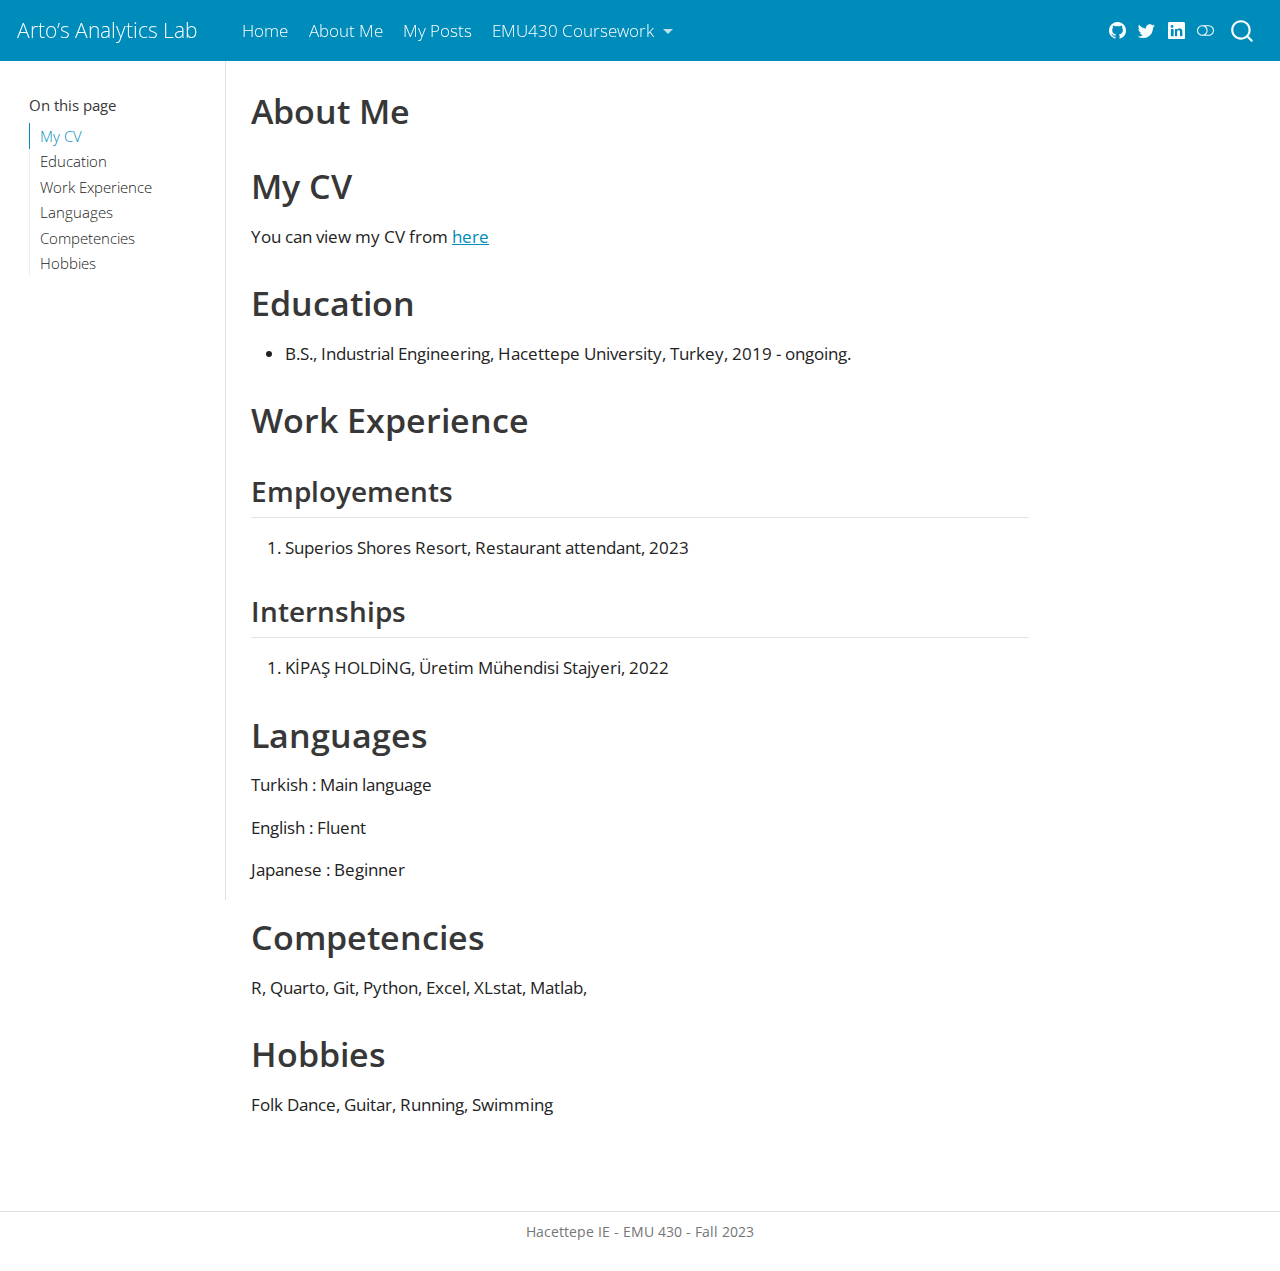
<file: docs/about.html>
<!DOCTYPE html>
<html xmlns="http://www.w3.org/1999/xhtml" lang="en" xml:lang="en"><head>

<meta charset="utf-8">
<meta name="generator" content="quarto-1.3.450">

<meta name="viewport" content="width=device-width, initial-scale=1.0, user-scalable=yes">


<title>Arto’s Analytics Lab - About Me</title>
<style>
code{white-space: pre-wrap;}
span.smallcaps{font-variant: small-caps;}
div.columns{display: flex; gap: min(4vw, 1.5em);}
div.column{flex: auto; overflow-x: auto;}
div.hanging-indent{margin-left: 1.5em; text-indent: -1.5em;}
ul.task-list{list-style: none;}
ul.task-list li input[type="checkbox"] {
  width: 0.8em;
  margin: 0 0.8em 0.2em -1em; /* quarto-specific, see https://github.com/quarto-dev/quarto-cli/issues/4556 */ 
  vertical-align: middle;
}
</style>


<script src="site_libs/quarto-nav/quarto-nav.js"></script>
<script src="site_libs/quarto-nav/headroom.min.js"></script>
<script src="site_libs/clipboard/clipboard.min.js"></script>
<script src="site_libs/quarto-search/autocomplete.umd.js"></script>
<script src="site_libs/quarto-search/fuse.min.js"></script>
<script src="site_libs/quarto-search/quarto-search.js"></script>
<meta name="quarto:offset" content="./">
<script src="site_libs/quarto-html/quarto.js"></script>
<script src="site_libs/quarto-html/popper.min.js"></script>
<script src="site_libs/quarto-html/tippy.umd.min.js"></script>
<script src="site_libs/quarto-html/anchor.min.js"></script>
<link href="site_libs/quarto-html/tippy.css" rel="stylesheet">
<link href="site_libs/quarto-html/quarto-syntax-highlighting.css" rel="stylesheet" class="quarto-color-scheme" id="quarto-text-highlighting-styles">
<link href="site_libs/quarto-html/quarto-syntax-highlighting-dark.css" rel="prefetch" class="quarto-color-scheme quarto-color-alternate" id="quarto-text-highlighting-styles">
<script src="site_libs/bootstrap/bootstrap.min.js"></script>
<link href="site_libs/bootstrap/bootstrap-icons.css" rel="stylesheet">
<link href="site_libs/bootstrap/bootstrap.min.css" rel="stylesheet" class="quarto-color-scheme" id="quarto-bootstrap" data-mode="light">
<link href="site_libs/bootstrap/bootstrap-dark.min.css" rel="prefetch" class="quarto-color-scheme quarto-color-alternate" id="quarto-bootstrap" data-mode="dark">
<script id="quarto-search-options" type="application/json">{
  "location": "navbar",
  "copy-button": false,
  "collapse-after": 3,
  "panel-placement": "end",
  "type": "overlay",
  "limit": 20,
  "language": {
    "search-no-results-text": "No results",
    "search-matching-documents-text": "matching documents",
    "search-copy-link-title": "Copy link to search",
    "search-hide-matches-text": "Hide additional matches",
    "search-more-match-text": "more match in this document",
    "search-more-matches-text": "more matches in this document",
    "search-clear-button-title": "Clear",
    "search-detached-cancel-button-title": "Cancel",
    "search-submit-button-title": "Submit",
    "search-label": "Search"
  }
}</script>


<link rel="stylesheet" href="styles.css">
</head>

<body class="docked nav-fixed">

<div id="quarto-search-results"></div>
  <header id="quarto-header" class="headroom fixed-top">
    <nav class="navbar navbar-expand-lg navbar-dark ">
      <div class="navbar-container container-fluid">
      <div class="navbar-brand-container">
    <a class="navbar-brand" href="./index.html">
    <span class="navbar-title">Arto’s Analytics Lab</span>
    </a>
  </div>
            <div id="quarto-search" class="" title="Search"></div>
          <button class="navbar-toggler" type="button" data-bs-toggle="collapse" data-bs-target="#navbarCollapse" aria-controls="navbarCollapse" aria-expanded="false" aria-label="Toggle navigation" onclick="if (window.quartoToggleHeadroom) { window.quartoToggleHeadroom(); }">
  <span class="navbar-toggler-icon"></span>
</button>
          <div class="collapse navbar-collapse" id="navbarCollapse">
            <ul class="navbar-nav navbar-nav-scroll me-auto">
  <li class="nav-item">
    <a class="nav-link" href="./index.html" rel="" target="">
 <span class="menu-text">Home</span></a>
  </li>  
  <li class="nav-item">
    <a class="nav-link active" href="./about.html" rel="" target="" aria-current="page">
 <span class="menu-text">About Me</span></a>
  </li>  
  <li class="nav-item">
    <a class="nav-link" href="./posts.html" rel="" target="">
 <span class="menu-text">My Posts</span></a>
  </li>  
  <li class="nav-item dropdown ">
    <a class="nav-link dropdown-toggle" href="#" id="nav-menu-emu430-coursework" role="button" data-bs-toggle="dropdown" aria-expanded="false" rel="" target="">
 <span class="menu-text">EMU430 Coursework</span>
    </a>
    <ul class="dropdown-menu" aria-labelledby="nav-menu-emu430-coursework">    
        <li>
    <a class="dropdown-item" href="./assignments.html" rel="" target="">
 <span class="dropdown-text">Assignments</span></a>
  </li>  
        <li>
    <a class="dropdown-item" href="./project.html" rel="" target="">
 <span class="dropdown-text">Project</span></a>
  </li>  
    </ul>
  </li>
</ul>
            <div class="quarto-navbar-tools ms-auto tools-wide">
    <a href="https://github.com/artunustunol" rel="" title="" class="quarto-navigation-tool px-1" aria-label=""><i class="bi bi-github"></i></a>
    <a href="https://twitter.com" rel="" title="" class="quarto-navigation-tool px-1" aria-label=""><i class="bi bi-twitter"></i></a>
    <a href="https://www.linkedin.com/in/artun-üstünol-376b58195/" rel="" title="" class="quarto-navigation-tool px-1" aria-label=""><i class="bi bi-linkedin"></i></a>
  <a href="" class="quarto-color-scheme-toggle quarto-navigation-tool  px-1" onclick="window.quartoToggleColorScheme(); return false;" title="Toggle dark mode"><i class="bi"></i></a>
</div>
          </div> <!-- /navcollapse -->
      </div> <!-- /container-fluid -->
    </nav>
</header>
<!-- content -->
<div id="quarto-content" class="quarto-container page-columns page-rows-contents page-layout-article page-navbar">
<!-- sidebar -->
  <nav id="quarto-sidebar" class="sidebar collapse collapse-horizontal sidebar-navigation docked overflow-auto">
    <nav id="TOC" role="doc-toc" class="toc-active">
    <h2 id="toc-title">On this page</h2>
   
  <ul>
  <li><a href="#my-cv" id="toc-my-cv" class="nav-link active" data-scroll-target="#my-cv">My CV</a></li>
  <li><a href="#education" id="toc-education" class="nav-link" data-scroll-target="#education">Education</a></li>
  <li><a href="#work-experience" id="toc-work-experience" class="nav-link" data-scroll-target="#work-experience">Work Experience</a>
  <ul class="collapse">
  <li><a href="#employements" id="toc-employements" class="nav-link" data-scroll-target="#employements">Employements</a></li>
  <li><a href="#internships" id="toc-internships" class="nav-link" data-scroll-target="#internships">Internships</a></li>
  </ul></li>
  <li><a href="#languages" id="toc-languages" class="nav-link" data-scroll-target="#languages">Languages</a></li>
  <li><a href="#competencies" id="toc-competencies" class="nav-link" data-scroll-target="#competencies">Competencies</a></li>
  <li><a href="#hobbies" id="toc-hobbies" class="nav-link" data-scroll-target="#hobbies">Hobbies</a></li>
  </ul>
</nav>
</nav>
<div id="quarto-sidebar-glass" data-bs-toggle="collapse" data-bs-target="#quarto-sidebar,#quarto-sidebar-glass"></div>
<!-- margin-sidebar -->
    <div id="quarto-margin-sidebar" class="sidebar margin-sidebar">
    </div>
<!-- main -->
<main class="content" id="quarto-document-content">

<header id="title-block-header" class="quarto-title-block default">
<div class="quarto-title">
<h1 class="title">About Me</h1>
</div>



<div class="quarto-title-meta">

    
  
    
  </div>
  

</header>

<section id="my-cv" class="level1">
<h1>My CV</h1>
<p>You can view my CV from <a href="https://www.dropbox.com/scl/fi/s21plgj9kvvvohcyumnc8/cv_ustunol_10.23.pdf?rlkey=lfheji87hw8c3u5joguqxugng&amp;dl=0">here</a></p>
</section>
<section id="education" class="level1">
<h1>Education</h1>
<ul>
<li>B.S., Industrial Engineering, Hacettepe University, Turkey, 2019 - ongoing.</li>
</ul>
</section>
<section id="work-experience" class="level1">
<h1>Work Experience</h1>
<section id="employements" class="level2">
<h2 class="anchored" data-anchor-id="employements">Employements</h2>
<ol type="1">
<li>Superios Shores Resort, Restaurant attendant, 2023</li>
</ol>
</section>
<section id="internships" class="level2">
<h2 class="anchored" data-anchor-id="internships">Internships</h2>
<ol type="1">
<li>KİPAŞ HOLDİNG, Üretim Mühendisi Stajyeri, 2022</li>
</ol>
</section>
</section>
<section id="languages" class="level1">
<h1>Languages</h1>
<p>Turkish : Main language</p>
<p>English : Fluent</p>
<p>Japanese : Beginner</p>
</section>
<section id="competencies" class="level1">
<h1>Competencies</h1>
<p>R, Quarto, Git, Python, Excel, XLstat, Matlab,</p>
</section>
<section id="hobbies" class="level1">
<h1>Hobbies</h1>
<p>Folk Dance, Guitar, Running, Swimming</p>


</section>

<a onclick="window.scrollTo(0, 0); return false;" role="button" id="quarto-back-to-top"><i class="bi bi-arrow-up"></i> Back to top</a></main> <!-- /main -->
<script id="quarto-html-after-body" type="application/javascript">
window.document.addEventListener("DOMContentLoaded", function (event) {
  const toggleBodyColorMode = (bsSheetEl) => {
    const mode = bsSheetEl.getAttribute("data-mode");
    const bodyEl = window.document.querySelector("body");
    if (mode === "dark") {
      bodyEl.classList.add("quarto-dark");
      bodyEl.classList.remove("quarto-light");
    } else {
      bodyEl.classList.add("quarto-light");
      bodyEl.classList.remove("quarto-dark");
    }
  }
  const toggleBodyColorPrimary = () => {
    const bsSheetEl = window.document.querySelector("link#quarto-bootstrap");
    if (bsSheetEl) {
      toggleBodyColorMode(bsSheetEl);
    }
  }
  toggleBodyColorPrimary();  
  const disableStylesheet = (stylesheets) => {
    for (let i=0; i < stylesheets.length; i++) {
      const stylesheet = stylesheets[i];
      stylesheet.rel = 'prefetch';
    }
  }
  const enableStylesheet = (stylesheets) => {
    for (let i=0; i < stylesheets.length; i++) {
      const stylesheet = stylesheets[i];
      stylesheet.rel = 'stylesheet';
    }
  }
  const manageTransitions = (selector, allowTransitions) => {
    const els = window.document.querySelectorAll(selector);
    for (let i=0; i < els.length; i++) {
      const el = els[i];
      if (allowTransitions) {
        el.classList.remove('notransition');
      } else {
        el.classList.add('notransition');
      }
    }
  }
  const toggleColorMode = (alternate) => {
    // Switch the stylesheets
    const alternateStylesheets = window.document.querySelectorAll('link.quarto-color-scheme.quarto-color-alternate');
    manageTransitions('#quarto-margin-sidebar .nav-link', false);
    if (alternate) {
      enableStylesheet(alternateStylesheets);
      for (const sheetNode of alternateStylesheets) {
        if (sheetNode.id === "quarto-bootstrap") {
          toggleBodyColorMode(sheetNode);
        }
      }
    } else {
      disableStylesheet(alternateStylesheets);
      toggleBodyColorPrimary();
    }
    manageTransitions('#quarto-margin-sidebar .nav-link', true);
    // Switch the toggles
    const toggles = window.document.querySelectorAll('.quarto-color-scheme-toggle');
    for (let i=0; i < toggles.length; i++) {
      const toggle = toggles[i];
      if (toggle) {
        if (alternate) {
          toggle.classList.add("alternate");     
        } else {
          toggle.classList.remove("alternate");
        }
      }
    }
    // Hack to workaround the fact that safari doesn't
    // properly recolor the scrollbar when toggling (#1455)
    if (navigator.userAgent.indexOf('Safari') > 0 && navigator.userAgent.indexOf('Chrome') == -1) {
      manageTransitions("body", false);
      window.scrollTo(0, 1);
      setTimeout(() => {
        window.scrollTo(0, 0);
        manageTransitions("body", true);
      }, 40);  
    }
  }
  const isFileUrl = () => { 
    return window.location.protocol === 'file:';
  }
  const hasAlternateSentinel = () => {  
    let styleSentinel = getColorSchemeSentinel();
    if (styleSentinel !== null) {
      return styleSentinel === "alternate";
    } else {
      return false;
    }
  }
  const setStyleSentinel = (alternate) => {
    const value = alternate ? "alternate" : "default";
    if (!isFileUrl()) {
      window.localStorage.setItem("quarto-color-scheme", value);
    } else {
      localAlternateSentinel = value;
    }
  }
  const getColorSchemeSentinel = () => {
    if (!isFileUrl()) {
      const storageValue = window.localStorage.getItem("quarto-color-scheme");
      return storageValue != null ? storageValue : localAlternateSentinel;
    } else {
      return localAlternateSentinel;
    }
  }
  let localAlternateSentinel = 'default';
  // Dark / light mode switch
  window.quartoToggleColorScheme = () => {
    // Read the current dark / light value 
    let toAlternate = !hasAlternateSentinel();
    toggleColorMode(toAlternate);
    setStyleSentinel(toAlternate);
  };
  // Ensure there is a toggle, if there isn't float one in the top right
  if (window.document.querySelector('.quarto-color-scheme-toggle') === null) {
    const a = window.document.createElement('a');
    a.classList.add('top-right');
    a.classList.add('quarto-color-scheme-toggle');
    a.href = "";
    a.onclick = function() { try { window.quartoToggleColorScheme(); } catch {} return false; };
    const i = window.document.createElement("i");
    i.classList.add('bi');
    a.appendChild(i);
    window.document.body.appendChild(a);
  }
  // Switch to dark mode if need be
  if (hasAlternateSentinel()) {
    toggleColorMode(true);
  } else {
    toggleColorMode(false);
  }
  const icon = "";
  const anchorJS = new window.AnchorJS();
  anchorJS.options = {
    placement: 'right',
    icon: icon
  };
  anchorJS.add('.anchored');
  const isCodeAnnotation = (el) => {
    for (const clz of el.classList) {
      if (clz.startsWith('code-annotation-')) {                     
        return true;
      }
    }
    return false;
  }
  const clipboard = new window.ClipboardJS('.code-copy-button', {
    text: function(trigger) {
      const codeEl = trigger.previousElementSibling.cloneNode(true);
      for (const childEl of codeEl.children) {
        if (isCodeAnnotation(childEl)) {
          childEl.remove();
        }
      }
      return codeEl.innerText;
    }
  });
  clipboard.on('success', function(e) {
    // button target
    const button = e.trigger;
    // don't keep focus
    button.blur();
    // flash "checked"
    button.classList.add('code-copy-button-checked');
    var currentTitle = button.getAttribute("title");
    button.setAttribute("title", "Copied!");
    let tooltip;
    if (window.bootstrap) {
      button.setAttribute("data-bs-toggle", "tooltip");
      button.setAttribute("data-bs-placement", "left");
      button.setAttribute("data-bs-title", "Copied!");
      tooltip = new bootstrap.Tooltip(button, 
        { trigger: "manual", 
          customClass: "code-copy-button-tooltip",
          offset: [0, -8]});
      tooltip.show();    
    }
    setTimeout(function() {
      if (tooltip) {
        tooltip.hide();
        button.removeAttribute("data-bs-title");
        button.removeAttribute("data-bs-toggle");
        button.removeAttribute("data-bs-placement");
      }
      button.setAttribute("title", currentTitle);
      button.classList.remove('code-copy-button-checked');
    }, 1000);
    // clear code selection
    e.clearSelection();
  });
  function tippyHover(el, contentFn) {
    const config = {
      allowHTML: true,
      content: contentFn,
      maxWidth: 500,
      delay: 100,
      arrow: false,
      appendTo: function(el) {
          return el.parentElement;
      },
      interactive: true,
      interactiveBorder: 10,
      theme: 'quarto',
      placement: 'bottom-start'
    };
    window.tippy(el, config); 
  }
  const noterefs = window.document.querySelectorAll('a[role="doc-noteref"]');
  for (var i=0; i<noterefs.length; i++) {
    const ref = noterefs[i];
    tippyHover(ref, function() {
      // use id or data attribute instead here
      let href = ref.getAttribute('data-footnote-href') || ref.getAttribute('href');
      try { href = new URL(href).hash; } catch {}
      const id = href.replace(/^#\/?/, "");
      const note = window.document.getElementById(id);
      return note.innerHTML;
    });
  }
      let selectedAnnoteEl;
      const selectorForAnnotation = ( cell, annotation) => {
        let cellAttr = 'data-code-cell="' + cell + '"';
        let lineAttr = 'data-code-annotation="' +  annotation + '"';
        const selector = 'span[' + cellAttr + '][' + lineAttr + ']';
        return selector;
      }
      const selectCodeLines = (annoteEl) => {
        const doc = window.document;
        const targetCell = annoteEl.getAttribute("data-target-cell");
        const targetAnnotation = annoteEl.getAttribute("data-target-annotation");
        const annoteSpan = window.document.querySelector(selectorForAnnotation(targetCell, targetAnnotation));
        const lines = annoteSpan.getAttribute("data-code-lines").split(",");
        const lineIds = lines.map((line) => {
          return targetCell + "-" + line;
        })
        let top = null;
        let height = null;
        let parent = null;
        if (lineIds.length > 0) {
            //compute the position of the single el (top and bottom and make a div)
            const el = window.document.getElementById(lineIds[0]);
            top = el.offsetTop;
            height = el.offsetHeight;
            parent = el.parentElement.parentElement;
          if (lineIds.length > 1) {
            const lastEl = window.document.getElementById(lineIds[lineIds.length - 1]);
            const bottom = lastEl.offsetTop + lastEl.offsetHeight;
            height = bottom - top;
          }
          if (top !== null && height !== null && parent !== null) {
            // cook up a div (if necessary) and position it 
            let div = window.document.getElementById("code-annotation-line-highlight");
            if (div === null) {
              div = window.document.createElement("div");
              div.setAttribute("id", "code-annotation-line-highlight");
              div.style.position = 'absolute';
              parent.appendChild(div);
            }
            div.style.top = top - 2 + "px";
            div.style.height = height + 4 + "px";
            let gutterDiv = window.document.getElementById("code-annotation-line-highlight-gutter");
            if (gutterDiv === null) {
              gutterDiv = window.document.createElement("div");
              gutterDiv.setAttribute("id", "code-annotation-line-highlight-gutter");
              gutterDiv.style.position = 'absolute';
              const codeCell = window.document.getElementById(targetCell);
              const gutter = codeCell.querySelector('.code-annotation-gutter');
              gutter.appendChild(gutterDiv);
            }
            gutterDiv.style.top = top - 2 + "px";
            gutterDiv.style.height = height + 4 + "px";
          }
          selectedAnnoteEl = annoteEl;
        }
      };
      const unselectCodeLines = () => {
        const elementsIds = ["code-annotation-line-highlight", "code-annotation-line-highlight-gutter"];
        elementsIds.forEach((elId) => {
          const div = window.document.getElementById(elId);
          if (div) {
            div.remove();
          }
        });
        selectedAnnoteEl = undefined;
      };
      // Attach click handler to the DT
      const annoteDls = window.document.querySelectorAll('dt[data-target-cell]');
      for (const annoteDlNode of annoteDls) {
        annoteDlNode.addEventListener('click', (event) => {
          const clickedEl = event.target;
          if (clickedEl !== selectedAnnoteEl) {
            unselectCodeLines();
            const activeEl = window.document.querySelector('dt[data-target-cell].code-annotation-active');
            if (activeEl) {
              activeEl.classList.remove('code-annotation-active');
            }
            selectCodeLines(clickedEl);
            clickedEl.classList.add('code-annotation-active');
          } else {
            // Unselect the line
            unselectCodeLines();
            clickedEl.classList.remove('code-annotation-active');
          }
        });
      }
  const findCites = (el) => {
    const parentEl = el.parentElement;
    if (parentEl) {
      const cites = parentEl.dataset.cites;
      if (cites) {
        return {
          el,
          cites: cites.split(' ')
        };
      } else {
        return findCites(el.parentElement)
      }
    } else {
      return undefined;
    }
  };
  var bibliorefs = window.document.querySelectorAll('a[role="doc-biblioref"]');
  for (var i=0; i<bibliorefs.length; i++) {
    const ref = bibliorefs[i];
    const citeInfo = findCites(ref);
    if (citeInfo) {
      tippyHover(citeInfo.el, function() {
        var popup = window.document.createElement('div');
        citeInfo.cites.forEach(function(cite) {
          var citeDiv = window.document.createElement('div');
          citeDiv.classList.add('hanging-indent');
          citeDiv.classList.add('csl-entry');
          var biblioDiv = window.document.getElementById('ref-' + cite);
          if (biblioDiv) {
            citeDiv.innerHTML = biblioDiv.innerHTML;
          }
          popup.appendChild(citeDiv);
        });
        return popup.innerHTML;
      });
    }
  }
});
</script>
</div> <!-- /content -->
<footer class="footer">
  <div class="nav-footer">
    <div class="nav-footer-left">
      &nbsp;
    </div>   
    <div class="nav-footer-center">Hacettepe IE - EMU 430 - Fall 2023</div>
    <div class="nav-footer-right">
      &nbsp;
    </div>
  </div>
</footer>



</body></html>
</file>
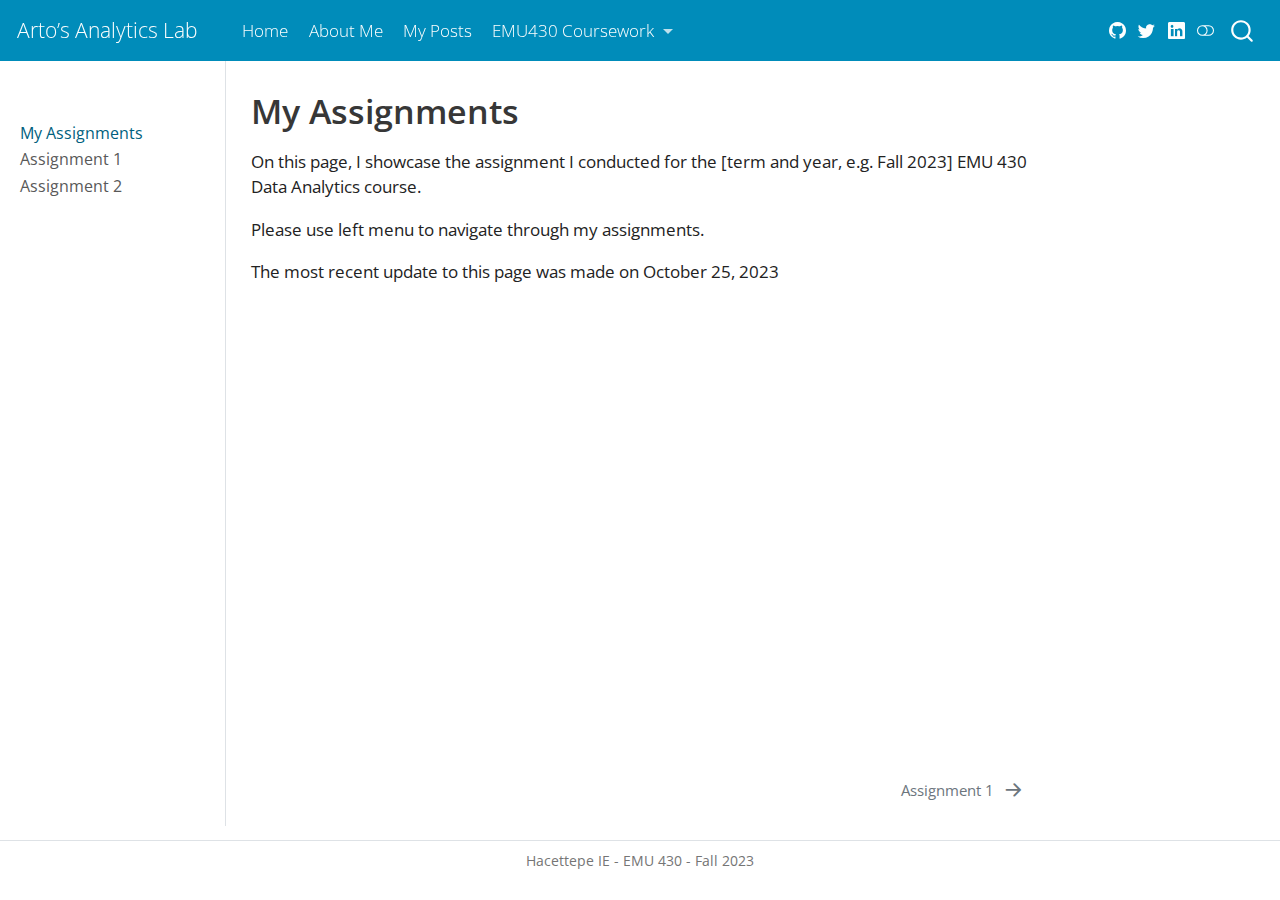
<file: docs/assignments.html>
<!DOCTYPE html>
<html xmlns="http://www.w3.org/1999/xhtml" lang="en" xml:lang="en"><head>

<meta charset="utf-8">
<meta name="generator" content="quarto-1.3.450">

<meta name="viewport" content="width=device-width, initial-scale=1.0, user-scalable=yes">


<title>Arto’s Analytics Lab - My Assignments</title>
<style>
code{white-space: pre-wrap;}
span.smallcaps{font-variant: small-caps;}
div.columns{display: flex; gap: min(4vw, 1.5em);}
div.column{flex: auto; overflow-x: auto;}
div.hanging-indent{margin-left: 1.5em; text-indent: -1.5em;}
ul.task-list{list-style: none;}
ul.task-list li input[type="checkbox"] {
  width: 0.8em;
  margin: 0 0.8em 0.2em -1em; /* quarto-specific, see https://github.com/quarto-dev/quarto-cli/issues/4556 */ 
  vertical-align: middle;
}
</style>


<script src="site_libs/quarto-nav/quarto-nav.js"></script>
<script src="site_libs/quarto-nav/headroom.min.js"></script>
<script src="site_libs/clipboard/clipboard.min.js"></script>
<script src="site_libs/quarto-search/autocomplete.umd.js"></script>
<script src="site_libs/quarto-search/fuse.min.js"></script>
<script src="site_libs/quarto-search/quarto-search.js"></script>
<meta name="quarto:offset" content="./">
<link href="./assignments/assignment-1.html" rel="next">
<script src="site_libs/quarto-html/quarto.js"></script>
<script src="site_libs/quarto-html/popper.min.js"></script>
<script src="site_libs/quarto-html/tippy.umd.min.js"></script>
<script src="site_libs/quarto-html/anchor.min.js"></script>
<link href="site_libs/quarto-html/tippy.css" rel="stylesheet">
<link href="site_libs/quarto-html/quarto-syntax-highlighting.css" rel="stylesheet" class="quarto-color-scheme" id="quarto-text-highlighting-styles">
<link href="site_libs/quarto-html/quarto-syntax-highlighting-dark.css" rel="prefetch" class="quarto-color-scheme quarto-color-alternate" id="quarto-text-highlighting-styles">
<script src="site_libs/bootstrap/bootstrap.min.js"></script>
<link href="site_libs/bootstrap/bootstrap-icons.css" rel="stylesheet">
<link href="site_libs/bootstrap/bootstrap.min.css" rel="stylesheet" class="quarto-color-scheme" id="quarto-bootstrap" data-mode="light">
<link href="site_libs/bootstrap/bootstrap-dark.min.css" rel="prefetch" class="quarto-color-scheme quarto-color-alternate" id="quarto-bootstrap" data-mode="dark">
<script id="quarto-search-options" type="application/json">{
  "location": "navbar",
  "copy-button": false,
  "collapse-after": 3,
  "panel-placement": "end",
  "type": "overlay",
  "limit": 20,
  "language": {
    "search-no-results-text": "No results",
    "search-matching-documents-text": "matching documents",
    "search-copy-link-title": "Copy link to search",
    "search-hide-matches-text": "Hide additional matches",
    "search-more-match-text": "more match in this document",
    "search-more-matches-text": "more matches in this document",
    "search-clear-button-title": "Clear",
    "search-detached-cancel-button-title": "Cancel",
    "search-submit-button-title": "Submit",
    "search-label": "Search"
  }
}</script>


<link rel="stylesheet" href="styles.css">
</head>

<body class="nav-sidebar docked nav-fixed">

<div id="quarto-search-results"></div>
  <header id="quarto-header" class="headroom fixed-top">
    <nav class="navbar navbar-expand-lg navbar-dark ">
      <div class="navbar-container container-fluid">
      <div class="navbar-brand-container">
    <a class="navbar-brand" href="./index.html">
    <span class="navbar-title">Arto’s Analytics Lab</span>
    </a>
  </div>
            <div id="quarto-search" class="" title="Search"></div>
          <button class="navbar-toggler" type="button" data-bs-toggle="collapse" data-bs-target="#navbarCollapse" aria-controls="navbarCollapse" aria-expanded="false" aria-label="Toggle navigation" onclick="if (window.quartoToggleHeadroom) { window.quartoToggleHeadroom(); }">
  <span class="navbar-toggler-icon"></span>
</button>
          <div class="collapse navbar-collapse" id="navbarCollapse">
            <ul class="navbar-nav navbar-nav-scroll me-auto">
  <li class="nav-item">
    <a class="nav-link" href="./index.html" rel="" target="">
 <span class="menu-text">Home</span></a>
  </li>  
  <li class="nav-item">
    <a class="nav-link" href="./about.html" rel="" target="">
 <span class="menu-text">About Me</span></a>
  </li>  
  <li class="nav-item">
    <a class="nav-link" href="./posts.html" rel="" target="">
 <span class="menu-text">My Posts</span></a>
  </li>  
  <li class="nav-item dropdown ">
    <a class="nav-link dropdown-toggle" href="#" id="nav-menu-emu430-coursework" role="button" data-bs-toggle="dropdown" aria-expanded="false" rel="" target="">
 <span class="menu-text">EMU430 Coursework</span>
    </a>
    <ul class="dropdown-menu" aria-labelledby="nav-menu-emu430-coursework">    
        <li>
    <a class="dropdown-item" href="./assignments.html" rel="" target="">
 <span class="dropdown-text">Assignments</span></a>
  </li>  
        <li>
    <a class="dropdown-item" href="./project.html" rel="" target="">
 <span class="dropdown-text">Project</span></a>
  </li>  
    </ul>
  </li>
</ul>
            <div class="quarto-navbar-tools ms-auto tools-wide">
    <a href="https://github.com/artunustunol" rel="" title="" class="quarto-navigation-tool px-1" aria-label=""><i class="bi bi-github"></i></a>
    <a href="https://twitter.com" rel="" title="" class="quarto-navigation-tool px-1" aria-label=""><i class="bi bi-twitter"></i></a>
    <a href="https://www.linkedin.com/in/artun-üstünol-376b58195/" rel="" title="" class="quarto-navigation-tool px-1" aria-label=""><i class="bi bi-linkedin"></i></a>
  <a href="" class="quarto-color-scheme-toggle quarto-navigation-tool  px-1" onclick="window.quartoToggleColorScheme(); return false;" title="Toggle dark mode"><i class="bi"></i></a>
</div>
          </div> <!-- /navcollapse -->
      </div> <!-- /container-fluid -->
    </nav>
  <nav class="quarto-secondary-nav">
    <div class="container-fluid d-flex">
      <button type="button" class="quarto-btn-toggle btn" data-bs-toggle="collapse" data-bs-target="#quarto-sidebar,#quarto-sidebar-glass" aria-controls="quarto-sidebar" aria-expanded="false" aria-label="Toggle sidebar navigation" onclick="if (window.quartoToggleHeadroom) { window.quartoToggleHeadroom(); }">
        <i class="bi bi-layout-text-sidebar-reverse"></i>
      </button>
      <nav class="quarto-page-breadcrumbs" aria-label="breadcrumb"><ol class="breadcrumb"><li class="breadcrumb-item"><a href="./assignments.html">My Assignments</a></li></ol></nav>
      <a class="flex-grow-1" role="button" data-bs-toggle="collapse" data-bs-target="#quarto-sidebar,#quarto-sidebar-glass" aria-controls="quarto-sidebar" aria-expanded="false" aria-label="Toggle sidebar navigation" onclick="if (window.quartoToggleHeadroom) { window.quartoToggleHeadroom(); }">      
      </a>
      <button type="button" class="btn quarto-search-button" aria-label="" onclick="window.quartoOpenSearch();">
        <i class="bi bi-search"></i>
      </button>
    </div>
  </nav>
</header>
<!-- content -->
<div id="quarto-content" class="quarto-container page-columns page-rows-contents page-layout-article page-navbar">
<!-- sidebar -->
  <nav id="quarto-sidebar" class="sidebar collapse collapse-horizontal sidebar-navigation docked overflow-auto">
        <div class="mt-2 flex-shrink-0 align-items-center">
        <div class="sidebar-search">
        <div id="quarto-search" class="" title="Search"></div>
        </div>
        </div>
    <div class="sidebar-menu-container"> 
    <ul class="list-unstyled mt-1">
        <li class="sidebar-item">
  <div class="sidebar-item-container"> 
  <a href="./assignments.html" class="sidebar-item-text sidebar-link active">
 <span class="menu-text">My Assignments</span></a>
  </div>
</li>
        <li class="sidebar-item">
  <div class="sidebar-item-container"> 
  <a href="./assignments/assignment-1.html" class="sidebar-item-text sidebar-link">
 <span class="menu-text">Assignment 1</span></a>
  </div>
</li>
        <li class="sidebar-item">
  <div class="sidebar-item-container"> 
  <a href="./assignments/assignment-2.html" class="sidebar-item-text sidebar-link">
 <span class="menu-text">Assignment 2</span></a>
  </div>
</li>
    </ul>
    </div>
    
</nav>
<div id="quarto-sidebar-glass" data-bs-toggle="collapse" data-bs-target="#quarto-sidebar,#quarto-sidebar-glass"></div>
<!-- margin-sidebar -->
    <div id="quarto-margin-sidebar" class="sidebar margin-sidebar">
    </div>
<!-- main -->
<main class="content" id="quarto-document-content">

<header id="title-block-header" class="quarto-title-block default">
<div class="quarto-title">
<h1 class="title">My Assignments</h1>
</div>



<div class="quarto-title-meta">

    
  
    
  </div>
  

</header>

<p>On this page, I showcase the assignment I conducted for the [term and year, e.g.&nbsp;Fall 2023] EMU 430 Data Analytics course.</p>
<p>Please use left menu to navigate through my assignments.</p>
<p>The most recent update to this page was made on October 25, 2023</p>



<a onclick="window.scrollTo(0, 0); return false;" role="button" id="quarto-back-to-top"><i class="bi bi-arrow-up"></i> Back to top</a></main> <!-- /main -->
<script id="quarto-html-after-body" type="application/javascript">
window.document.addEventListener("DOMContentLoaded", function (event) {
  const toggleBodyColorMode = (bsSheetEl) => {
    const mode = bsSheetEl.getAttribute("data-mode");
    const bodyEl = window.document.querySelector("body");
    if (mode === "dark") {
      bodyEl.classList.add("quarto-dark");
      bodyEl.classList.remove("quarto-light");
    } else {
      bodyEl.classList.add("quarto-light");
      bodyEl.classList.remove("quarto-dark");
    }
  }
  const toggleBodyColorPrimary = () => {
    const bsSheetEl = window.document.querySelector("link#quarto-bootstrap");
    if (bsSheetEl) {
      toggleBodyColorMode(bsSheetEl);
    }
  }
  toggleBodyColorPrimary();  
  const disableStylesheet = (stylesheets) => {
    for (let i=0; i < stylesheets.length; i++) {
      const stylesheet = stylesheets[i];
      stylesheet.rel = 'prefetch';
    }
  }
  const enableStylesheet = (stylesheets) => {
    for (let i=0; i < stylesheets.length; i++) {
      const stylesheet = stylesheets[i];
      stylesheet.rel = 'stylesheet';
    }
  }
  const manageTransitions = (selector, allowTransitions) => {
    const els = window.document.querySelectorAll(selector);
    for (let i=0; i < els.length; i++) {
      const el = els[i];
      if (allowTransitions) {
        el.classList.remove('notransition');
      } else {
        el.classList.add('notransition');
      }
    }
  }
  const toggleColorMode = (alternate) => {
    // Switch the stylesheets
    const alternateStylesheets = window.document.querySelectorAll('link.quarto-color-scheme.quarto-color-alternate');
    manageTransitions('#quarto-margin-sidebar .nav-link', false);
    if (alternate) {
      enableStylesheet(alternateStylesheets);
      for (const sheetNode of alternateStylesheets) {
        if (sheetNode.id === "quarto-bootstrap") {
          toggleBodyColorMode(sheetNode);
        }
      }
    } else {
      disableStylesheet(alternateStylesheets);
      toggleBodyColorPrimary();
    }
    manageTransitions('#quarto-margin-sidebar .nav-link', true);
    // Switch the toggles
    const toggles = window.document.querySelectorAll('.quarto-color-scheme-toggle');
    for (let i=0; i < toggles.length; i++) {
      const toggle = toggles[i];
      if (toggle) {
        if (alternate) {
          toggle.classList.add("alternate");     
        } else {
          toggle.classList.remove("alternate");
        }
      }
    }
    // Hack to workaround the fact that safari doesn't
    // properly recolor the scrollbar when toggling (#1455)
    if (navigator.userAgent.indexOf('Safari') > 0 && navigator.userAgent.indexOf('Chrome') == -1) {
      manageTransitions("body", false);
      window.scrollTo(0, 1);
      setTimeout(() => {
        window.scrollTo(0, 0);
        manageTransitions("body", true);
      }, 40);  
    }
  }
  const isFileUrl = () => { 
    return window.location.protocol === 'file:';
  }
  const hasAlternateSentinel = () => {  
    let styleSentinel = getColorSchemeSentinel();
    if (styleSentinel !== null) {
      return styleSentinel === "alternate";
    } else {
      return false;
    }
  }
  const setStyleSentinel = (alternate) => {
    const value = alternate ? "alternate" : "default";
    if (!isFileUrl()) {
      window.localStorage.setItem("quarto-color-scheme", value);
    } else {
      localAlternateSentinel = value;
    }
  }
  const getColorSchemeSentinel = () => {
    if (!isFileUrl()) {
      const storageValue = window.localStorage.getItem("quarto-color-scheme");
      return storageValue != null ? storageValue : localAlternateSentinel;
    } else {
      return localAlternateSentinel;
    }
  }
  let localAlternateSentinel = 'default';
  // Dark / light mode switch
  window.quartoToggleColorScheme = () => {
    // Read the current dark / light value 
    let toAlternate = !hasAlternateSentinel();
    toggleColorMode(toAlternate);
    setStyleSentinel(toAlternate);
  };
  // Ensure there is a toggle, if there isn't float one in the top right
  if (window.document.querySelector('.quarto-color-scheme-toggle') === null) {
    const a = window.document.createElement('a');
    a.classList.add('top-right');
    a.classList.add('quarto-color-scheme-toggle');
    a.href = "";
    a.onclick = function() { try { window.quartoToggleColorScheme(); } catch {} return false; };
    const i = window.document.createElement("i");
    i.classList.add('bi');
    a.appendChild(i);
    window.document.body.appendChild(a);
  }
  // Switch to dark mode if need be
  if (hasAlternateSentinel()) {
    toggleColorMode(true);
  } else {
    toggleColorMode(false);
  }
  const icon = "";
  const anchorJS = new window.AnchorJS();
  anchorJS.options = {
    placement: 'right',
    icon: icon
  };
  anchorJS.add('.anchored');
  const isCodeAnnotation = (el) => {
    for (const clz of el.classList) {
      if (clz.startsWith('code-annotation-')) {                     
        return true;
      }
    }
    return false;
  }
  const clipboard = new window.ClipboardJS('.code-copy-button', {
    text: function(trigger) {
      const codeEl = trigger.previousElementSibling.cloneNode(true);
      for (const childEl of codeEl.children) {
        if (isCodeAnnotation(childEl)) {
          childEl.remove();
        }
      }
      return codeEl.innerText;
    }
  });
  clipboard.on('success', function(e) {
    // button target
    const button = e.trigger;
    // don't keep focus
    button.blur();
    // flash "checked"
    button.classList.add('code-copy-button-checked');
    var currentTitle = button.getAttribute("title");
    button.setAttribute("title", "Copied!");
    let tooltip;
    if (window.bootstrap) {
      button.setAttribute("data-bs-toggle", "tooltip");
      button.setAttribute("data-bs-placement", "left");
      button.setAttribute("data-bs-title", "Copied!");
      tooltip = new bootstrap.Tooltip(button, 
        { trigger: "manual", 
          customClass: "code-copy-button-tooltip",
          offset: [0, -8]});
      tooltip.show();    
    }
    setTimeout(function() {
      if (tooltip) {
        tooltip.hide();
        button.removeAttribute("data-bs-title");
        button.removeAttribute("data-bs-toggle");
        button.removeAttribute("data-bs-placement");
      }
      button.setAttribute("title", currentTitle);
      button.classList.remove('code-copy-button-checked');
    }, 1000);
    // clear code selection
    e.clearSelection();
  });
  function tippyHover(el, contentFn) {
    const config = {
      allowHTML: true,
      content: contentFn,
      maxWidth: 500,
      delay: 100,
      arrow: false,
      appendTo: function(el) {
          return el.parentElement;
      },
      interactive: true,
      interactiveBorder: 10,
      theme: 'quarto',
      placement: 'bottom-start'
    };
    window.tippy(el, config); 
  }
  const noterefs = window.document.querySelectorAll('a[role="doc-noteref"]');
  for (var i=0; i<noterefs.length; i++) {
    const ref = noterefs[i];
    tippyHover(ref, function() {
      // use id or data attribute instead here
      let href = ref.getAttribute('data-footnote-href') || ref.getAttribute('href');
      try { href = new URL(href).hash; } catch {}
      const id = href.replace(/^#\/?/, "");
      const note = window.document.getElementById(id);
      return note.innerHTML;
    });
  }
      let selectedAnnoteEl;
      const selectorForAnnotation = ( cell, annotation) => {
        let cellAttr = 'data-code-cell="' + cell + '"';
        let lineAttr = 'data-code-annotation="' +  annotation + '"';
        const selector = 'span[' + cellAttr + '][' + lineAttr + ']';
        return selector;
      }
      const selectCodeLines = (annoteEl) => {
        const doc = window.document;
        const targetCell = annoteEl.getAttribute("data-target-cell");
        const targetAnnotation = annoteEl.getAttribute("data-target-annotation");
        const annoteSpan = window.document.querySelector(selectorForAnnotation(targetCell, targetAnnotation));
        const lines = annoteSpan.getAttribute("data-code-lines").split(",");
        const lineIds = lines.map((line) => {
          return targetCell + "-" + line;
        })
        let top = null;
        let height = null;
        let parent = null;
        if (lineIds.length > 0) {
            //compute the position of the single el (top and bottom and make a div)
            const el = window.document.getElementById(lineIds[0]);
            top = el.offsetTop;
            height = el.offsetHeight;
            parent = el.parentElement.parentElement;
          if (lineIds.length > 1) {
            const lastEl = window.document.getElementById(lineIds[lineIds.length - 1]);
            const bottom = lastEl.offsetTop + lastEl.offsetHeight;
            height = bottom - top;
          }
          if (top !== null && height !== null && parent !== null) {
            // cook up a div (if necessary) and position it 
            let div = window.document.getElementById("code-annotation-line-highlight");
            if (div === null) {
              div = window.document.createElement("div");
              div.setAttribute("id", "code-annotation-line-highlight");
              div.style.position = 'absolute';
              parent.appendChild(div);
            }
            div.style.top = top - 2 + "px";
            div.style.height = height + 4 + "px";
            let gutterDiv = window.document.getElementById("code-annotation-line-highlight-gutter");
            if (gutterDiv === null) {
              gutterDiv = window.document.createElement("div");
              gutterDiv.setAttribute("id", "code-annotation-line-highlight-gutter");
              gutterDiv.style.position = 'absolute';
              const codeCell = window.document.getElementById(targetCell);
              const gutter = codeCell.querySelector('.code-annotation-gutter');
              gutter.appendChild(gutterDiv);
            }
            gutterDiv.style.top = top - 2 + "px";
            gutterDiv.style.height = height + 4 + "px";
          }
          selectedAnnoteEl = annoteEl;
        }
      };
      const unselectCodeLines = () => {
        const elementsIds = ["code-annotation-line-highlight", "code-annotation-line-highlight-gutter"];
        elementsIds.forEach((elId) => {
          const div = window.document.getElementById(elId);
          if (div) {
            div.remove();
          }
        });
        selectedAnnoteEl = undefined;
      };
      // Attach click handler to the DT
      const annoteDls = window.document.querySelectorAll('dt[data-target-cell]');
      for (const annoteDlNode of annoteDls) {
        annoteDlNode.addEventListener('click', (event) => {
          const clickedEl = event.target;
          if (clickedEl !== selectedAnnoteEl) {
            unselectCodeLines();
            const activeEl = window.document.querySelector('dt[data-target-cell].code-annotation-active');
            if (activeEl) {
              activeEl.classList.remove('code-annotation-active');
            }
            selectCodeLines(clickedEl);
            clickedEl.classList.add('code-annotation-active');
          } else {
            // Unselect the line
            unselectCodeLines();
            clickedEl.classList.remove('code-annotation-active');
          }
        });
      }
  const findCites = (el) => {
    const parentEl = el.parentElement;
    if (parentEl) {
      const cites = parentEl.dataset.cites;
      if (cites) {
        return {
          el,
          cites: cites.split(' ')
        };
      } else {
        return findCites(el.parentElement)
      }
    } else {
      return undefined;
    }
  };
  var bibliorefs = window.document.querySelectorAll('a[role="doc-biblioref"]');
  for (var i=0; i<bibliorefs.length; i++) {
    const ref = bibliorefs[i];
    const citeInfo = findCites(ref);
    if (citeInfo) {
      tippyHover(citeInfo.el, function() {
        var popup = window.document.createElement('div');
        citeInfo.cites.forEach(function(cite) {
          var citeDiv = window.document.createElement('div');
          citeDiv.classList.add('hanging-indent');
          citeDiv.classList.add('csl-entry');
          var biblioDiv = window.document.getElementById('ref-' + cite);
          if (biblioDiv) {
            citeDiv.innerHTML = biblioDiv.innerHTML;
          }
          popup.appendChild(citeDiv);
        });
        return popup.innerHTML;
      });
    }
  }
});
</script>
<nav class="page-navigation">
  <div class="nav-page nav-page-previous">
  </div>
  <div class="nav-page nav-page-next">
      <a href="./assignments/assignment-1.html" class="pagination-link">
        <span class="nav-page-text">Assignment 1</span> <i class="bi bi-arrow-right-short"></i>
      </a>
  </div>
</nav>
</div> <!-- /content -->
<footer class="footer">
  <div class="nav-footer">
    <div class="nav-footer-left">
      &nbsp;
    </div>   
    <div class="nav-footer-center">Hacettepe IE - EMU 430 - Fall 2023</div>
    <div class="nav-footer-right">
      &nbsp;
    </div>
  </div>
</footer>



</body></html>
</file>
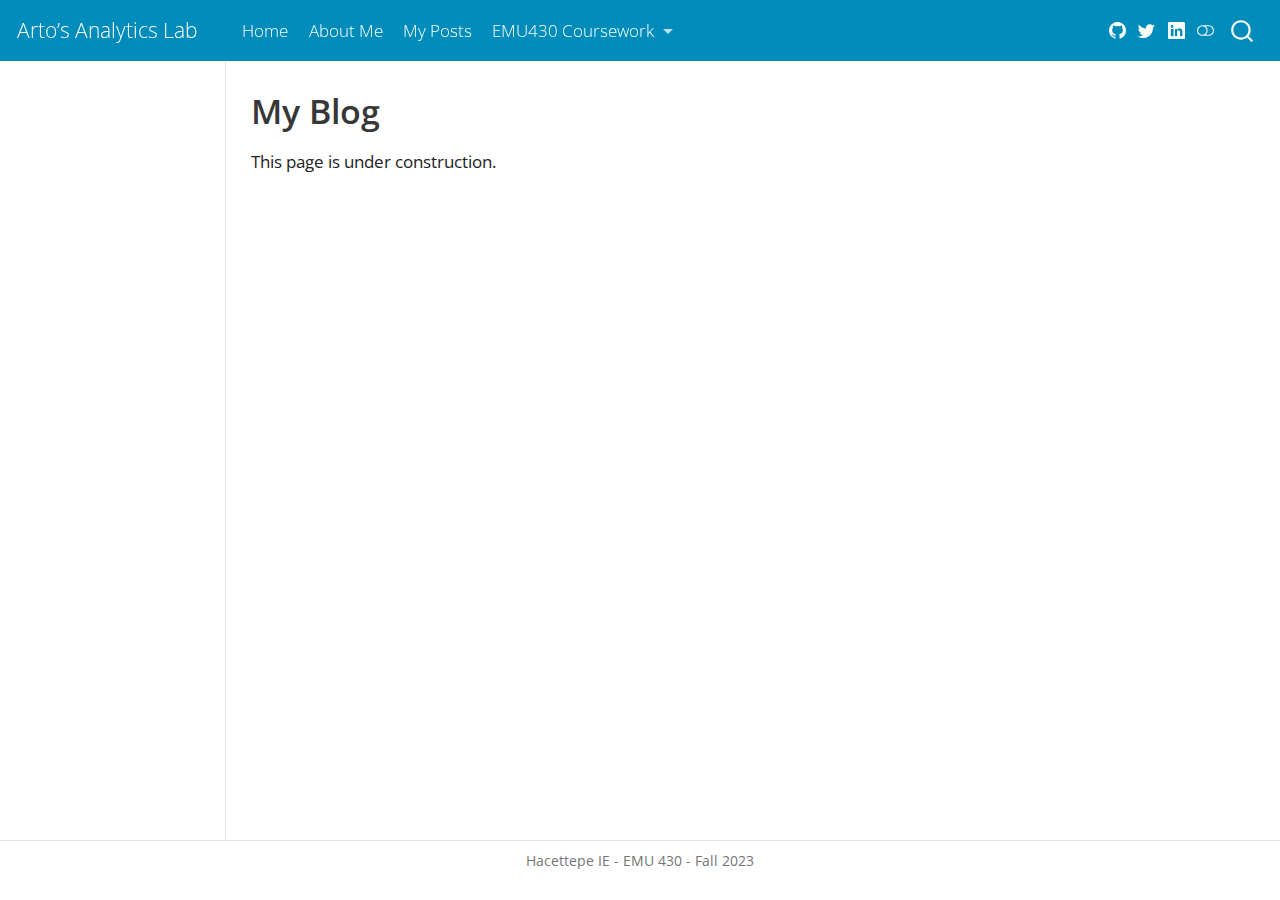
<file: docs/posts.html>
<!DOCTYPE html>
<html xmlns="http://www.w3.org/1999/xhtml" lang="en" xml:lang="en"><head>

<meta charset="utf-8">
<meta name="generator" content="quarto-1.3.450">

<meta name="viewport" content="width=device-width, initial-scale=1.0, user-scalable=yes">


<title>Arto’s Analytics Lab - My Blog</title>
<style>
code{white-space: pre-wrap;}
span.smallcaps{font-variant: small-caps;}
div.columns{display: flex; gap: min(4vw, 1.5em);}
div.column{flex: auto; overflow-x: auto;}
div.hanging-indent{margin-left: 1.5em; text-indent: -1.5em;}
ul.task-list{list-style: none;}
ul.task-list li input[type="checkbox"] {
  width: 0.8em;
  margin: 0 0.8em 0.2em -1em; /* quarto-specific, see https://github.com/quarto-dev/quarto-cli/issues/4556 */ 
  vertical-align: middle;
}
</style>


<script src="site_libs/quarto-nav/quarto-nav.js"></script>
<script src="site_libs/quarto-nav/headroom.min.js"></script>
<script src="site_libs/clipboard/clipboard.min.js"></script>
<script src="site_libs/quarto-search/autocomplete.umd.js"></script>
<script src="site_libs/quarto-search/fuse.min.js"></script>
<script src="site_libs/quarto-search/quarto-search.js"></script>
<meta name="quarto:offset" content="./">
<script src="site_libs/quarto-html/quarto.js"></script>
<script src="site_libs/quarto-html/popper.min.js"></script>
<script src="site_libs/quarto-html/tippy.umd.min.js"></script>
<script src="site_libs/quarto-html/anchor.min.js"></script>
<link href="site_libs/quarto-html/tippy.css" rel="stylesheet">
<link href="site_libs/quarto-html/quarto-syntax-highlighting.css" rel="stylesheet" class="quarto-color-scheme" id="quarto-text-highlighting-styles">
<link href="site_libs/quarto-html/quarto-syntax-highlighting-dark.css" rel="prefetch" class="quarto-color-scheme quarto-color-alternate" id="quarto-text-highlighting-styles">
<script src="site_libs/bootstrap/bootstrap.min.js"></script>
<link href="site_libs/bootstrap/bootstrap-icons.css" rel="stylesheet">
<link href="site_libs/bootstrap/bootstrap.min.css" rel="stylesheet" class="quarto-color-scheme" id="quarto-bootstrap" data-mode="light">
<link href="site_libs/bootstrap/bootstrap-dark.min.css" rel="prefetch" class="quarto-color-scheme quarto-color-alternate" id="quarto-bootstrap" data-mode="dark">
<script id="quarto-search-options" type="application/json">{
  "location": "navbar",
  "copy-button": false,
  "collapse-after": 3,
  "panel-placement": "end",
  "type": "overlay",
  "limit": 20,
  "language": {
    "search-no-results-text": "No results",
    "search-matching-documents-text": "matching documents",
    "search-copy-link-title": "Copy link to search",
    "search-hide-matches-text": "Hide additional matches",
    "search-more-match-text": "more match in this document",
    "search-more-matches-text": "more matches in this document",
    "search-clear-button-title": "Clear",
    "search-detached-cancel-button-title": "Cancel",
    "search-submit-button-title": "Submit",
    "search-label": "Search"
  }
}</script>


<link rel="stylesheet" href="styles.css">
</head>

<body class="docked nav-fixed">

<div id="quarto-search-results"></div>
  <header id="quarto-header" class="headroom fixed-top">
    <nav class="navbar navbar-expand-lg navbar-dark ">
      <div class="navbar-container container-fluid">
      <div class="navbar-brand-container">
    <a class="navbar-brand" href="./index.html">
    <span class="navbar-title">Arto’s Analytics Lab</span>
    </a>
  </div>
            <div id="quarto-search" class="" title="Search"></div>
          <button class="navbar-toggler" type="button" data-bs-toggle="collapse" data-bs-target="#navbarCollapse" aria-controls="navbarCollapse" aria-expanded="false" aria-label="Toggle navigation" onclick="if (window.quartoToggleHeadroom) { window.quartoToggleHeadroom(); }">
  <span class="navbar-toggler-icon"></span>
</button>
          <div class="collapse navbar-collapse" id="navbarCollapse">
            <ul class="navbar-nav navbar-nav-scroll me-auto">
  <li class="nav-item">
    <a class="nav-link" href="./index.html" rel="" target="">
 <span class="menu-text">Home</span></a>
  </li>  
  <li class="nav-item">
    <a class="nav-link" href="./about.html" rel="" target="">
 <span class="menu-text">About Me</span></a>
  </li>  
  <li class="nav-item">
    <a class="nav-link active" href="./posts.html" rel="" target="" aria-current="page">
 <span class="menu-text">My Posts</span></a>
  </li>  
  <li class="nav-item dropdown ">
    <a class="nav-link dropdown-toggle" href="#" id="nav-menu-emu430-coursework" role="button" data-bs-toggle="dropdown" aria-expanded="false" rel="" target="">
 <span class="menu-text">EMU430 Coursework</span>
    </a>
    <ul class="dropdown-menu" aria-labelledby="nav-menu-emu430-coursework">    
        <li>
    <a class="dropdown-item" href="./assignments.html" rel="" target="">
 <span class="dropdown-text">Assignments</span></a>
  </li>  
        <li>
    <a class="dropdown-item" href="./project.html" rel="" target="">
 <span class="dropdown-text">Project</span></a>
  </li>  
    </ul>
  </li>
</ul>
            <div class="quarto-navbar-tools ms-auto tools-wide">
    <a href="https://github.com/artunustunol" rel="" title="" class="quarto-navigation-tool px-1" aria-label=""><i class="bi bi-github"></i></a>
    <a href="https://twitter.com" rel="" title="" class="quarto-navigation-tool px-1" aria-label=""><i class="bi bi-twitter"></i></a>
    <a href="https://www.linkedin.com/in/artun-üstünol-376b58195/" rel="" title="" class="quarto-navigation-tool px-1" aria-label=""><i class="bi bi-linkedin"></i></a>
  <a href="" class="quarto-color-scheme-toggle quarto-navigation-tool  px-1" onclick="window.quartoToggleColorScheme(); return false;" title="Toggle dark mode"><i class="bi"></i></a>
</div>
          </div> <!-- /navcollapse -->
      </div> <!-- /container-fluid -->
    </nav>
</header>
<!-- content -->
<div id="quarto-content" class="quarto-container page-columns page-rows-contents page-layout-article page-navbar">
<!-- sidebar -->
  <nav id="quarto-sidebar" class="sidebar collapse collapse-horizontal sidebar-navigation docked overflow-auto">
    
</nav>
<div id="quarto-sidebar-glass" data-bs-toggle="collapse" data-bs-target="#quarto-sidebar,#quarto-sidebar-glass"></div>
<!-- margin-sidebar -->
    <div id="quarto-margin-sidebar" class="sidebar margin-sidebar">
    </div>
<!-- main -->
<main class="content" id="quarto-document-content">

<header id="title-block-header" class="quarto-title-block default">
<div class="quarto-title">
<h1 class="title">My Blog</h1>
</div>



<div class="quarto-title-meta">

    
  
    
  </div>
  

</header>

<p>This page is under construction.</p>



<a onclick="window.scrollTo(0, 0); return false;" role="button" id="quarto-back-to-top"><i class="bi bi-arrow-up"></i> Back to top</a></main> <!-- /main -->
<script id="quarto-html-after-body" type="application/javascript">
window.document.addEventListener("DOMContentLoaded", function (event) {
  const toggleBodyColorMode = (bsSheetEl) => {
    const mode = bsSheetEl.getAttribute("data-mode");
    const bodyEl = window.document.querySelector("body");
    if (mode === "dark") {
      bodyEl.classList.add("quarto-dark");
      bodyEl.classList.remove("quarto-light");
    } else {
      bodyEl.classList.add("quarto-light");
      bodyEl.classList.remove("quarto-dark");
    }
  }
  const toggleBodyColorPrimary = () => {
    const bsSheetEl = window.document.querySelector("link#quarto-bootstrap");
    if (bsSheetEl) {
      toggleBodyColorMode(bsSheetEl);
    }
  }
  toggleBodyColorPrimary();  
  const disableStylesheet = (stylesheets) => {
    for (let i=0; i < stylesheets.length; i++) {
      const stylesheet = stylesheets[i];
      stylesheet.rel = 'prefetch';
    }
  }
  const enableStylesheet = (stylesheets) => {
    for (let i=0; i < stylesheets.length; i++) {
      const stylesheet = stylesheets[i];
      stylesheet.rel = 'stylesheet';
    }
  }
  const manageTransitions = (selector, allowTransitions) => {
    const els = window.document.querySelectorAll(selector);
    for (let i=0; i < els.length; i++) {
      const el = els[i];
      if (allowTransitions) {
        el.classList.remove('notransition');
      } else {
        el.classList.add('notransition');
      }
    }
  }
  const toggleColorMode = (alternate) => {
    // Switch the stylesheets
    const alternateStylesheets = window.document.querySelectorAll('link.quarto-color-scheme.quarto-color-alternate');
    manageTransitions('#quarto-margin-sidebar .nav-link', false);
    if (alternate) {
      enableStylesheet(alternateStylesheets);
      for (const sheetNode of alternateStylesheets) {
        if (sheetNode.id === "quarto-bootstrap") {
          toggleBodyColorMode(sheetNode);
        }
      }
    } else {
      disableStylesheet(alternateStylesheets);
      toggleBodyColorPrimary();
    }
    manageTransitions('#quarto-margin-sidebar .nav-link', true);
    // Switch the toggles
    const toggles = window.document.querySelectorAll('.quarto-color-scheme-toggle');
    for (let i=0; i < toggles.length; i++) {
      const toggle = toggles[i];
      if (toggle) {
        if (alternate) {
          toggle.classList.add("alternate");     
        } else {
          toggle.classList.remove("alternate");
        }
      }
    }
    // Hack to workaround the fact that safari doesn't
    // properly recolor the scrollbar when toggling (#1455)
    if (navigator.userAgent.indexOf('Safari') > 0 && navigator.userAgent.indexOf('Chrome') == -1) {
      manageTransitions("body", false);
      window.scrollTo(0, 1);
      setTimeout(() => {
        window.scrollTo(0, 0);
        manageTransitions("body", true);
      }, 40);  
    }
  }
  const isFileUrl = () => { 
    return window.location.protocol === 'file:';
  }
  const hasAlternateSentinel = () => {  
    let styleSentinel = getColorSchemeSentinel();
    if (styleSentinel !== null) {
      return styleSentinel === "alternate";
    } else {
      return false;
    }
  }
  const setStyleSentinel = (alternate) => {
    const value = alternate ? "alternate" : "default";
    if (!isFileUrl()) {
      window.localStorage.setItem("quarto-color-scheme", value);
    } else {
      localAlternateSentinel = value;
    }
  }
  const getColorSchemeSentinel = () => {
    if (!isFileUrl()) {
      const storageValue = window.localStorage.getItem("quarto-color-scheme");
      return storageValue != null ? storageValue : localAlternateSentinel;
    } else {
      return localAlternateSentinel;
    }
  }
  let localAlternateSentinel = 'default';
  // Dark / light mode switch
  window.quartoToggleColorScheme = () => {
    // Read the current dark / light value 
    let toAlternate = !hasAlternateSentinel();
    toggleColorMode(toAlternate);
    setStyleSentinel(toAlternate);
  };
  // Ensure there is a toggle, if there isn't float one in the top right
  if (window.document.querySelector('.quarto-color-scheme-toggle') === null) {
    const a = window.document.createElement('a');
    a.classList.add('top-right');
    a.classList.add('quarto-color-scheme-toggle');
    a.href = "";
    a.onclick = function() { try { window.quartoToggleColorScheme(); } catch {} return false; };
    const i = window.document.createElement("i");
    i.classList.add('bi');
    a.appendChild(i);
    window.document.body.appendChild(a);
  }
  // Switch to dark mode if need be
  if (hasAlternateSentinel()) {
    toggleColorMode(true);
  } else {
    toggleColorMode(false);
  }
  const icon = "";
  const anchorJS = new window.AnchorJS();
  anchorJS.options = {
    placement: 'right',
    icon: icon
  };
  anchorJS.add('.anchored');
  const isCodeAnnotation = (el) => {
    for (const clz of el.classList) {
      if (clz.startsWith('code-annotation-')) {                     
        return true;
      }
    }
    return false;
  }
  const clipboard = new window.ClipboardJS('.code-copy-button', {
    text: function(trigger) {
      const codeEl = trigger.previousElementSibling.cloneNode(true);
      for (const childEl of codeEl.children) {
        if (isCodeAnnotation(childEl)) {
          childEl.remove();
        }
      }
      return codeEl.innerText;
    }
  });
  clipboard.on('success', function(e) {
    // button target
    const button = e.trigger;
    // don't keep focus
    button.blur();
    // flash "checked"
    button.classList.add('code-copy-button-checked');
    var currentTitle = button.getAttribute("title");
    button.setAttribute("title", "Copied!");
    let tooltip;
    if (window.bootstrap) {
      button.setAttribute("data-bs-toggle", "tooltip");
      button.setAttribute("data-bs-placement", "left");
      button.setAttribute("data-bs-title", "Copied!");
      tooltip = new bootstrap.Tooltip(button, 
        { trigger: "manual", 
          customClass: "code-copy-button-tooltip",
          offset: [0, -8]});
      tooltip.show();    
    }
    setTimeout(function() {
      if (tooltip) {
        tooltip.hide();
        button.removeAttribute("data-bs-title");
        button.removeAttribute("data-bs-toggle");
        button.removeAttribute("data-bs-placement");
      }
      button.setAttribute("title", currentTitle);
      button.classList.remove('code-copy-button-checked');
    }, 1000);
    // clear code selection
    e.clearSelection();
  });
  function tippyHover(el, contentFn) {
    const config = {
      allowHTML: true,
      content: contentFn,
      maxWidth: 500,
      delay: 100,
      arrow: false,
      appendTo: function(el) {
          return el.parentElement;
      },
      interactive: true,
      interactiveBorder: 10,
      theme: 'quarto',
      placement: 'bottom-start'
    };
    window.tippy(el, config); 
  }
  const noterefs = window.document.querySelectorAll('a[role="doc-noteref"]');
  for (var i=0; i<noterefs.length; i++) {
    const ref = noterefs[i];
    tippyHover(ref, function() {
      // use id or data attribute instead here
      let href = ref.getAttribute('data-footnote-href') || ref.getAttribute('href');
      try { href = new URL(href).hash; } catch {}
      const id = href.replace(/^#\/?/, "");
      const note = window.document.getElementById(id);
      return note.innerHTML;
    });
  }
      let selectedAnnoteEl;
      const selectorForAnnotation = ( cell, annotation) => {
        let cellAttr = 'data-code-cell="' + cell + '"';
        let lineAttr = 'data-code-annotation="' +  annotation + '"';
        const selector = 'span[' + cellAttr + '][' + lineAttr + ']';
        return selector;
      }
      const selectCodeLines = (annoteEl) => {
        const doc = window.document;
        const targetCell = annoteEl.getAttribute("data-target-cell");
        const targetAnnotation = annoteEl.getAttribute("data-target-annotation");
        const annoteSpan = window.document.querySelector(selectorForAnnotation(targetCell, targetAnnotation));
        const lines = annoteSpan.getAttribute("data-code-lines").split(",");
        const lineIds = lines.map((line) => {
          return targetCell + "-" + line;
        })
        let top = null;
        let height = null;
        let parent = null;
        if (lineIds.length > 0) {
            //compute the position of the single el (top and bottom and make a div)
            const el = window.document.getElementById(lineIds[0]);
            top = el.offsetTop;
            height = el.offsetHeight;
            parent = el.parentElement.parentElement;
          if (lineIds.length > 1) {
            const lastEl = window.document.getElementById(lineIds[lineIds.length - 1]);
            const bottom = lastEl.offsetTop + lastEl.offsetHeight;
            height = bottom - top;
          }
          if (top !== null && height !== null && parent !== null) {
            // cook up a div (if necessary) and position it 
            let div = window.document.getElementById("code-annotation-line-highlight");
            if (div === null) {
              div = window.document.createElement("div");
              div.setAttribute("id", "code-annotation-line-highlight");
              div.style.position = 'absolute';
              parent.appendChild(div);
            }
            div.style.top = top - 2 + "px";
            div.style.height = height + 4 + "px";
            let gutterDiv = window.document.getElementById("code-annotation-line-highlight-gutter");
            if (gutterDiv === null) {
              gutterDiv = window.document.createElement("div");
              gutterDiv.setAttribute("id", "code-annotation-line-highlight-gutter");
              gutterDiv.style.position = 'absolute';
              const codeCell = window.document.getElementById(targetCell);
              const gutter = codeCell.querySelector('.code-annotation-gutter');
              gutter.appendChild(gutterDiv);
            }
            gutterDiv.style.top = top - 2 + "px";
            gutterDiv.style.height = height + 4 + "px";
          }
          selectedAnnoteEl = annoteEl;
        }
      };
      const unselectCodeLines = () => {
        const elementsIds = ["code-annotation-line-highlight", "code-annotation-line-highlight-gutter"];
        elementsIds.forEach((elId) => {
          const div = window.document.getElementById(elId);
          if (div) {
            div.remove();
          }
        });
        selectedAnnoteEl = undefined;
      };
      // Attach click handler to the DT
      const annoteDls = window.document.querySelectorAll('dt[data-target-cell]');
      for (const annoteDlNode of annoteDls) {
        annoteDlNode.addEventListener('click', (event) => {
          const clickedEl = event.target;
          if (clickedEl !== selectedAnnoteEl) {
            unselectCodeLines();
            const activeEl = window.document.querySelector('dt[data-target-cell].code-annotation-active');
            if (activeEl) {
              activeEl.classList.remove('code-annotation-active');
            }
            selectCodeLines(clickedEl);
            clickedEl.classList.add('code-annotation-active');
          } else {
            // Unselect the line
            unselectCodeLines();
            clickedEl.classList.remove('code-annotation-active');
          }
        });
      }
  const findCites = (el) => {
    const parentEl = el.parentElement;
    if (parentEl) {
      const cites = parentEl.dataset.cites;
      if (cites) {
        return {
          el,
          cites: cites.split(' ')
        };
      } else {
        return findCites(el.parentElement)
      }
    } else {
      return undefined;
    }
  };
  var bibliorefs = window.document.querySelectorAll('a[role="doc-biblioref"]');
  for (var i=0; i<bibliorefs.length; i++) {
    const ref = bibliorefs[i];
    const citeInfo = findCites(ref);
    if (citeInfo) {
      tippyHover(citeInfo.el, function() {
        var popup = window.document.createElement('div');
        citeInfo.cites.forEach(function(cite) {
          var citeDiv = window.document.createElement('div');
          citeDiv.classList.add('hanging-indent');
          citeDiv.classList.add('csl-entry');
          var biblioDiv = window.document.getElementById('ref-' + cite);
          if (biblioDiv) {
            citeDiv.innerHTML = biblioDiv.innerHTML;
          }
          popup.appendChild(citeDiv);
        });
        return popup.innerHTML;
      });
    }
  }
});
</script>
</div> <!-- /content -->
<footer class="footer">
  <div class="nav-footer">
    <div class="nav-footer-left">
      &nbsp;
    </div>   
    <div class="nav-footer-center">Hacettepe IE - EMU 430 - Fall 2023</div>
    <div class="nav-footer-right">
      &nbsp;
    </div>
  </div>
</footer>



</body></html>
</file>
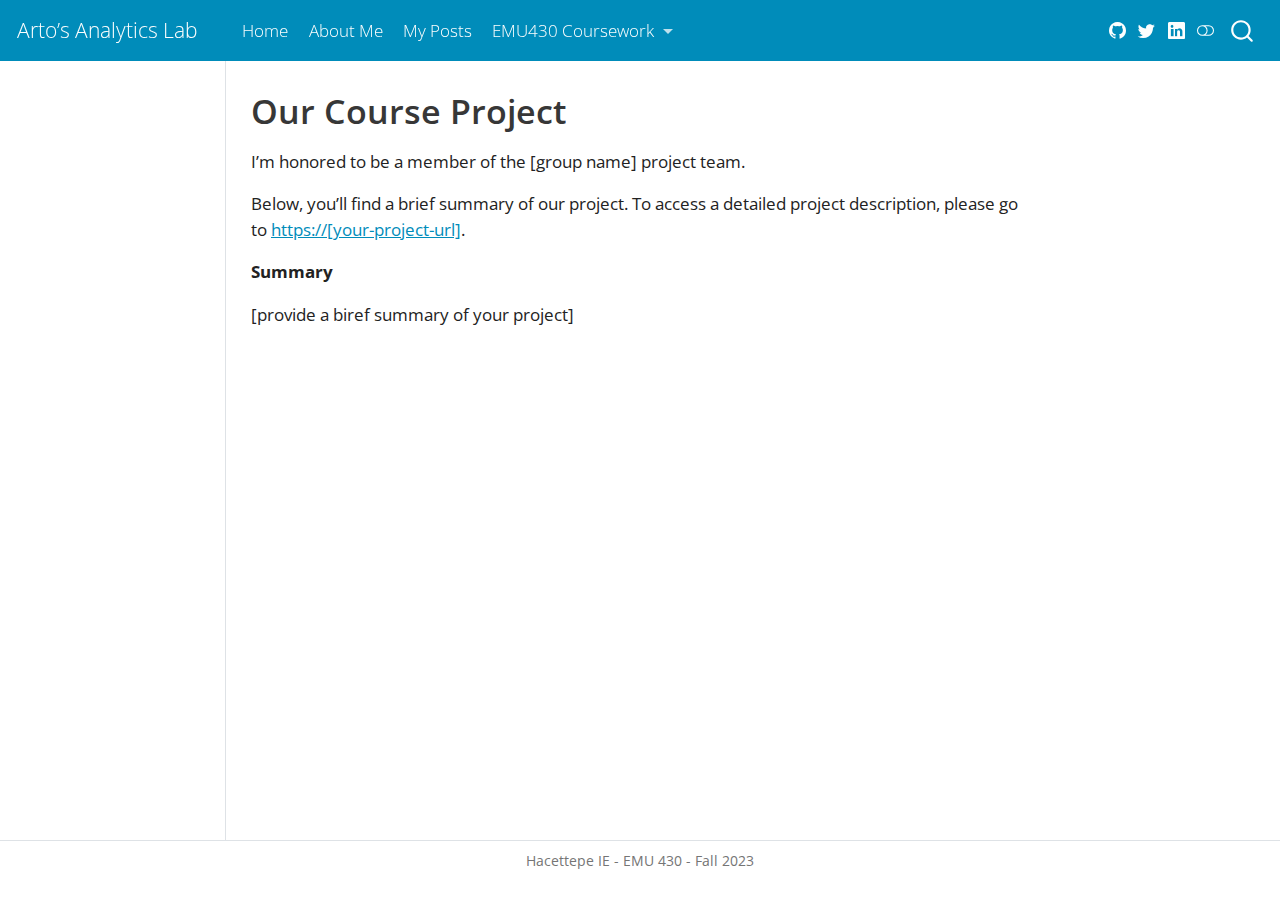
<file: docs/project.html>
<!DOCTYPE html>
<html xmlns="http://www.w3.org/1999/xhtml" lang="en" xml:lang="en"><head>

<meta charset="utf-8">
<meta name="generator" content="quarto-1.3.450">

<meta name="viewport" content="width=device-width, initial-scale=1.0, user-scalable=yes">


<title>Arto’s Analytics Lab - Our Course Project</title>
<style>
code{white-space: pre-wrap;}
span.smallcaps{font-variant: small-caps;}
div.columns{display: flex; gap: min(4vw, 1.5em);}
div.column{flex: auto; overflow-x: auto;}
div.hanging-indent{margin-left: 1.5em; text-indent: -1.5em;}
ul.task-list{list-style: none;}
ul.task-list li input[type="checkbox"] {
  width: 0.8em;
  margin: 0 0.8em 0.2em -1em; /* quarto-specific, see https://github.com/quarto-dev/quarto-cli/issues/4556 */ 
  vertical-align: middle;
}
</style>


<script src="site_libs/quarto-nav/quarto-nav.js"></script>
<script src="site_libs/quarto-nav/headroom.min.js"></script>
<script src="site_libs/clipboard/clipboard.min.js"></script>
<script src="site_libs/quarto-search/autocomplete.umd.js"></script>
<script src="site_libs/quarto-search/fuse.min.js"></script>
<script src="site_libs/quarto-search/quarto-search.js"></script>
<meta name="quarto:offset" content="./">
<script src="site_libs/quarto-html/quarto.js"></script>
<script src="site_libs/quarto-html/popper.min.js"></script>
<script src="site_libs/quarto-html/tippy.umd.min.js"></script>
<script src="site_libs/quarto-html/anchor.min.js"></script>
<link href="site_libs/quarto-html/tippy.css" rel="stylesheet">
<link href="site_libs/quarto-html/quarto-syntax-highlighting.css" rel="stylesheet" class="quarto-color-scheme" id="quarto-text-highlighting-styles">
<link href="site_libs/quarto-html/quarto-syntax-highlighting-dark.css" rel="prefetch" class="quarto-color-scheme quarto-color-alternate" id="quarto-text-highlighting-styles">
<script src="site_libs/bootstrap/bootstrap.min.js"></script>
<link href="site_libs/bootstrap/bootstrap-icons.css" rel="stylesheet">
<link href="site_libs/bootstrap/bootstrap.min.css" rel="stylesheet" class="quarto-color-scheme" id="quarto-bootstrap" data-mode="dark">
<link href="site_libs/bootstrap/bootstrap-dark.min.css" rel="prefetch" class="quarto-color-scheme quarto-color-alternate" id="quarto-bootstrap" data-mode="dark">
<script id="quarto-search-options" type="application/json">{
  "location": "navbar",
  "copy-button": false,
  "collapse-after": 3,
  "panel-placement": "end",
  "type": "overlay",
  "limit": 20,
  "language": {
    "search-no-results-text": "No results",
    "search-matching-documents-text": "matching documents",
    "search-copy-link-title": "Copy link to search",
    "search-hide-matches-text": "Hide additional matches",
    "search-more-match-text": "more match in this document",
    "search-more-matches-text": "more matches in this document",
    "search-clear-button-title": "Clear",
    "search-detached-cancel-button-title": "Cancel",
    "search-submit-button-title": "Submit",
    "search-label": "Search"
  }
}</script>


<link rel="stylesheet" href="styles.css">
</head>

<body class="docked nav-fixed">

<div id="quarto-search-results"></div>
  <header id="quarto-header" class="headroom fixed-top">
    <nav class="navbar navbar-expand-lg navbar-dark ">
      <div class="navbar-container container-fluid">
      <div class="navbar-brand-container">
    <a class="navbar-brand" href="./index.html">
    <span class="navbar-title">Arto’s Analytics Lab</span>
    </a>
  </div>
            <div id="quarto-search" class="" title="Search"></div>
          <button class="navbar-toggler" type="button" data-bs-toggle="collapse" data-bs-target="#navbarCollapse" aria-controls="navbarCollapse" aria-expanded="false" aria-label="Toggle navigation" onclick="if (window.quartoToggleHeadroom) { window.quartoToggleHeadroom(); }">
  <span class="navbar-toggler-icon"></span>
</button>
          <div class="collapse navbar-collapse" id="navbarCollapse">
            <ul class="navbar-nav navbar-nav-scroll me-auto">
  <li class="nav-item">
    <a class="nav-link" href="./index.html" rel="" target="">
 <span class="menu-text">Home</span></a>
  </li>  
  <li class="nav-item">
    <a class="nav-link" href="./about.html" rel="" target="">
 <span class="menu-text">About Me</span></a>
  </li>  
  <li class="nav-item">
    <a class="nav-link" href="./posts.html" rel="" target="">
 <span class="menu-text">My Posts</span></a>
  </li>  
  <li class="nav-item dropdown ">
    <a class="nav-link dropdown-toggle" href="#" id="nav-menu-emu430-coursework" role="button" data-bs-toggle="dropdown" aria-expanded="false" rel="" target="">
 <span class="menu-text">EMU430 Coursework</span>
    </a>
    <ul class="dropdown-menu" aria-labelledby="nav-menu-emu430-coursework">    
        <li>
    <a class="dropdown-item" href="./assignments.html" rel="" target="">
 <span class="dropdown-text">Assignments</span></a>
  </li>  
        <li>
    <a class="dropdown-item" href="./project.html" rel="" target="">
 <span class="dropdown-text">Project</span></a>
  </li>  
    </ul>
  </li>
</ul>
            <div class="quarto-navbar-tools ms-auto tools-wide">
    <a href="https://github.com/artunustunol" rel="" title="" class="quarto-navigation-tool px-1" aria-label=""><i class="bi bi-github"></i></a>
    <a href="https://twitter.com" rel="" title="" class="quarto-navigation-tool px-1" aria-label=""><i class="bi bi-twitter"></i></a>
    <a href="https://www.linkedin.com/in/artun-üstünol-376b58195/" rel="" title="" class="quarto-navigation-tool px-1" aria-label=""><i class="bi bi-linkedin"></i></a>
  <a href="" class="quarto-color-scheme-toggle quarto-navigation-tool  px-1" onclick="window.quartoToggleColorScheme(); return false;" title="Toggle dark mode"><i class="bi"></i></a>
</div>
          </div> <!-- /navcollapse -->
      </div> <!-- /container-fluid -->
    </nav>
</header>
<!-- content -->
<div id="quarto-content" class="quarto-container page-columns page-rows-contents page-layout-article page-navbar">
<!-- sidebar -->
  <nav id="quarto-sidebar" class="sidebar collapse collapse-horizontal sidebar-navigation docked overflow-auto">
    
</nav>
<div id="quarto-sidebar-glass" data-bs-toggle="collapse" data-bs-target="#quarto-sidebar,#quarto-sidebar-glass"></div>
<!-- margin-sidebar -->
    <div id="quarto-margin-sidebar" class="sidebar margin-sidebar">
    </div>
<!-- main -->
<main class="content" id="quarto-document-content">

<header id="title-block-header" class="quarto-title-block default">
<div class="quarto-title">
<h1 class="title">Our Course Project</h1>
</div>



<div class="quarto-title-meta">

    
  
    
  </div>
  

</header>

<p>I’m honored to be a member of the [group name] project team.</p>
<p>Below, you’ll find a brief summary of our project. To access a detailed project description, please go to <a href="#0" class="uri">https://[your-project-url]</a>.</p>
<p><strong>Summary</strong></p>
<p>[provide a biref summary of your project]</p>



<a onclick="window.scrollTo(0, 0); return false;" role="button" id="quarto-back-to-top"><i class="bi bi-arrow-up"></i> Back to top</a></main> <!-- /main -->
<script id="quarto-html-after-body" type="application/javascript">
window.document.addEventListener("DOMContentLoaded", function (event) {
  const toggleBodyColorMode = (bsSheetEl) => {
    const mode = bsSheetEl.getAttribute("data-mode");
    const bodyEl = window.document.querySelector("body");
    if (mode === "dark") {
      bodyEl.classList.add("quarto-dark");
      bodyEl.classList.remove("quarto-light");
    } else {
      bodyEl.classList.add("quarto-light");
      bodyEl.classList.remove("quarto-dark");
    }
  }
  const toggleBodyColorPrimary = () => {
    const bsSheetEl = window.document.querySelector("link#quarto-bootstrap");
    if (bsSheetEl) {
      toggleBodyColorMode(bsSheetEl);
    }
  }
  toggleBodyColorPrimary();  
  const disableStylesheet = (stylesheets) => {
    for (let i=0; i < stylesheets.length; i++) {
      const stylesheet = stylesheets[i];
      stylesheet.rel = 'prefetch';
    }
  }
  const enableStylesheet = (stylesheets) => {
    for (let i=0; i < stylesheets.length; i++) {
      const stylesheet = stylesheets[i];
      stylesheet.rel = 'stylesheet';
    }
  }
  const manageTransitions = (selector, allowTransitions) => {
    const els = window.document.querySelectorAll(selector);
    for (let i=0; i < els.length; i++) {
      const el = els[i];
      if (allowTransitions) {
        el.classList.remove('notransition');
      } else {
        el.classList.add('notransition');
      }
    }
  }
  const toggleColorMode = (alternate) => {
    // Switch the stylesheets
    const alternateStylesheets = window.document.querySelectorAll('link.quarto-color-scheme.quarto-color-alternate');
    manageTransitions('#quarto-margin-sidebar .nav-link', false);
    if (alternate) {
      enableStylesheet(alternateStylesheets);
      for (const sheetNode of alternateStylesheets) {
        if (sheetNode.id === "quarto-bootstrap") {
          toggleBodyColorMode(sheetNode);
        }
      }
    } else {
      disableStylesheet(alternateStylesheets);
      toggleBodyColorPrimary();
    }
    manageTransitions('#quarto-margin-sidebar .nav-link', true);
    // Switch the toggles
    const toggles = window.document.querySelectorAll('.quarto-color-scheme-toggle');
    for (let i=0; i < toggles.length; i++) {
      const toggle = toggles[i];
      if (toggle) {
        if (alternate) {
          toggle.classList.add("alternate");     
        } else {
          toggle.classList.remove("alternate");
        }
      }
    }
    // Hack to workaround the fact that safari doesn't
    // properly recolor the scrollbar when toggling (#1455)
    if (navigator.userAgent.indexOf('Safari') > 0 && navigator.userAgent.indexOf('Chrome') == -1) {
      manageTransitions("body", false);
      window.scrollTo(0, 1);
      setTimeout(() => {
        window.scrollTo(0, 0);
        manageTransitions("body", true);
      }, 40);  
    }
  }
  const isFileUrl = () => { 
    return window.location.protocol === 'file:';
  }
  const hasAlternateSentinel = () => {  
    let styleSentinel = getColorSchemeSentinel();
    if (styleSentinel !== null) {
      return styleSentinel === "alternate";
    } else {
      return false;
    }
  }
  const setStyleSentinel = (alternate) => {
    const value = alternate ? "alternate" : "default";
    if (!isFileUrl()) {
      window.localStorage.setItem("quarto-color-scheme", value);
    } else {
      localAlternateSentinel = value;
    }
  }
  const getColorSchemeSentinel = () => {
    if (!isFileUrl()) {
      const storageValue = window.localStorage.getItem("quarto-color-scheme");
      return storageValue != null ? storageValue : localAlternateSentinel;
    } else {
      return localAlternateSentinel;
    }
  }
  let localAlternateSentinel = 'default';
  // Dark / light mode switch
  window.quartoToggleColorScheme = () => {
    // Read the current dark / light value 
    let toAlternate = !hasAlternateSentinel();
    toggleColorMode(toAlternate);
    setStyleSentinel(toAlternate);
  };
  // Ensure there is a toggle, if there isn't float one in the top right
  if (window.document.querySelector('.quarto-color-scheme-toggle') === null) {
    const a = window.document.createElement('a');
    a.classList.add('top-right');
    a.classList.add('quarto-color-scheme-toggle');
    a.href = "";
    a.onclick = function() { try { window.quartoToggleColorScheme(); } catch {} return false; };
    const i = window.document.createElement("i");
    i.classList.add('bi');
    a.appendChild(i);
    window.document.body.appendChild(a);
  }
  // Switch to dark mode if need be
  if (hasAlternateSentinel()) {
    toggleColorMode(true);
  } else {
    toggleColorMode(false);
  }
  const icon = "";
  const anchorJS = new window.AnchorJS();
  anchorJS.options = {
    placement: 'right',
    icon: icon
  };
  anchorJS.add('.anchored');
  const isCodeAnnotation = (el) => {
    for (const clz of el.classList) {
      if (clz.startsWith('code-annotation-')) {                     
        return true;
      }
    }
    return false;
  }
  const clipboard = new window.ClipboardJS('.code-copy-button', {
    text: function(trigger) {
      const codeEl = trigger.previousElementSibling.cloneNode(true);
      for (const childEl of codeEl.children) {
        if (isCodeAnnotation(childEl)) {
          childEl.remove();
        }
      }
      return codeEl.innerText;
    }
  });
  clipboard.on('success', function(e) {
    // button target
    const button = e.trigger;
    // don't keep focus
    button.blur();
    // flash "checked"
    button.classList.add('code-copy-button-checked');
    var currentTitle = button.getAttribute("title");
    button.setAttribute("title", "Copied!");
    let tooltip;
    if (window.bootstrap) {
      button.setAttribute("data-bs-toggle", "tooltip");
      button.setAttribute("data-bs-placement", "left");
      button.setAttribute("data-bs-title", "Copied!");
      tooltip = new bootstrap.Tooltip(button, 
        { trigger: "manual", 
          customClass: "code-copy-button-tooltip",
          offset: [0, -8]});
      tooltip.show();    
    }
    setTimeout(function() {
      if (tooltip) {
        tooltip.hide();
        button.removeAttribute("data-bs-title");
        button.removeAttribute("data-bs-toggle");
        button.removeAttribute("data-bs-placement");
      }
      button.setAttribute("title", currentTitle);
      button.classList.remove('code-copy-button-checked');
    }, 1000);
    // clear code selection
    e.clearSelection();
  });
  function tippyHover(el, contentFn) {
    const config = {
      allowHTML: true,
      content: contentFn,
      maxWidth: 500,
      delay: 100,
      arrow: false,
      appendTo: function(el) {
          return el.parentElement;
      },
      interactive: true,
      interactiveBorder: 10,
      theme: 'quarto',
      placement: 'bottom-start'
    };
    window.tippy(el, config); 
  }
  const noterefs = window.document.querySelectorAll('a[role="doc-noteref"]');
  for (var i=0; i<noterefs.length; i++) {
    const ref = noterefs[i];
    tippyHover(ref, function() {
      // use id or data attribute instead here
      let href = ref.getAttribute('data-footnote-href') || ref.getAttribute('href');
      try { href = new URL(href).hash; } catch {}
      const id = href.replace(/^#\/?/, "");
      const note = window.document.getElementById(id);
      return note.innerHTML;
    });
  }
      let selectedAnnoteEl;
      const selectorForAnnotation = ( cell, annotation) => {
        let cellAttr = 'data-code-cell="' + cell + '"';
        let lineAttr = 'data-code-annotation="' +  annotation + '"';
        const selector = 'span[' + cellAttr + '][' + lineAttr + ']';
        return selector;
      }
      const selectCodeLines = (annoteEl) => {
        const doc = window.document;
        const targetCell = annoteEl.getAttribute("data-target-cell");
        const targetAnnotation = annoteEl.getAttribute("data-target-annotation");
        const annoteSpan = window.document.querySelector(selectorForAnnotation(targetCell, targetAnnotation));
        const lines = annoteSpan.getAttribute("data-code-lines").split(",");
        const lineIds = lines.map((line) => {
          return targetCell + "-" + line;
        })
        let top = null;
        let height = null;
        let parent = null;
        if (lineIds.length > 0) {
            //compute the position of the single el (top and bottom and make a div)
            const el = window.document.getElementById(lineIds[0]);
            top = el.offsetTop;
            height = el.offsetHeight;
            parent = el.parentElement.parentElement;
          if (lineIds.length > 1) {
            const lastEl = window.document.getElementById(lineIds[lineIds.length - 1]);
            const bottom = lastEl.offsetTop + lastEl.offsetHeight;
            height = bottom - top;
          }
          if (top !== null && height !== null && parent !== null) {
            // cook up a div (if necessary) and position it 
            let div = window.document.getElementById("code-annotation-line-highlight");
            if (div === null) {
              div = window.document.createElement("div");
              div.setAttribute("id", "code-annotation-line-highlight");
              div.style.position = 'absolute';
              parent.appendChild(div);
            }
            div.style.top = top - 2 + "px";
            div.style.height = height + 4 + "px";
            let gutterDiv = window.document.getElementById("code-annotation-line-highlight-gutter");
            if (gutterDiv === null) {
              gutterDiv = window.document.createElement("div");
              gutterDiv.setAttribute("id", "code-annotation-line-highlight-gutter");
              gutterDiv.style.position = 'absolute';
              const codeCell = window.document.getElementById(targetCell);
              const gutter = codeCell.querySelector('.code-annotation-gutter');
              gutter.appendChild(gutterDiv);
            }
            gutterDiv.style.top = top - 2 + "px";
            gutterDiv.style.height = height + 4 + "px";
          }
          selectedAnnoteEl = annoteEl;
        }
      };
      const unselectCodeLines = () => {
        const elementsIds = ["code-annotation-line-highlight", "code-annotation-line-highlight-gutter"];
        elementsIds.forEach((elId) => {
          const div = window.document.getElementById(elId);
          if (div) {
            div.remove();
          }
        });
        selectedAnnoteEl = undefined;
      };
      // Attach click handler to the DT
      const annoteDls = window.document.querySelectorAll('dt[data-target-cell]');
      for (const annoteDlNode of annoteDls) {
        annoteDlNode.addEventListener('click', (event) => {
          const clickedEl = event.target;
          if (clickedEl !== selectedAnnoteEl) {
            unselectCodeLines();
            const activeEl = window.document.querySelector('dt[data-target-cell].code-annotation-active');
            if (activeEl) {
              activeEl.classList.remove('code-annotation-active');
            }
            selectCodeLines(clickedEl);
            clickedEl.classList.add('code-annotation-active');
          } else {
            // Unselect the line
            unselectCodeLines();
            clickedEl.classList.remove('code-annotation-active');
          }
        });
      }
  const findCites = (el) => {
    const parentEl = el.parentElement;
    if (parentEl) {
      const cites = parentEl.dataset.cites;
      if (cites) {
        return {
          el,
          cites: cites.split(' ')
        };
      } else {
        return findCites(el.parentElement)
      }
    } else {
      return undefined;
    }
  };
  var bibliorefs = window.document.querySelectorAll('a[role="doc-biblioref"]');
  for (var i=0; i<bibliorefs.length; i++) {
    const ref = bibliorefs[i];
    const citeInfo = findCites(ref);
    if (citeInfo) {
      tippyHover(citeInfo.el, function() {
        var popup = window.document.createElement('div');
        citeInfo.cites.forEach(function(cite) {
          var citeDiv = window.document.createElement('div');
          citeDiv.classList.add('hanging-indent');
          citeDiv.classList.add('csl-entry');
          var biblioDiv = window.document.getElementById('ref-' + cite);
          if (biblioDiv) {
            citeDiv.innerHTML = biblioDiv.innerHTML;
          }
          popup.appendChild(citeDiv);
        });
        return popup.innerHTML;
      });
    }
  }
});
</script>
</div> <!-- /content -->
<footer class="footer">
  <div class="nav-footer">
    <div class="nav-footer-left">
      &nbsp;
    </div>   
    <div class="nav-footer-center">Hacettepe IE - EMU 430 - Fall 2023</div>
    <div class="nav-footer-right">
      &nbsp;
    </div>
  </div>
</footer>



</body></html>
</file>
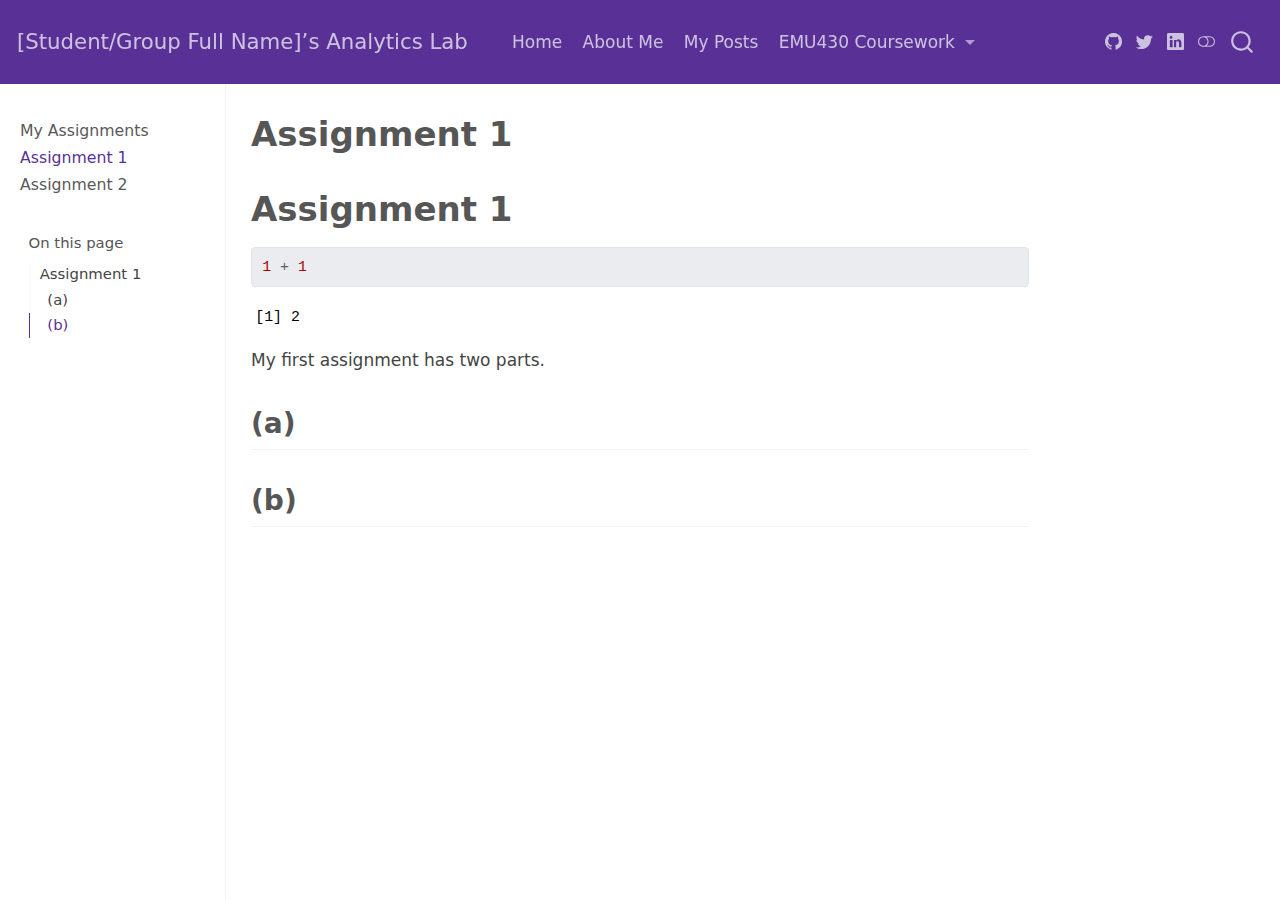
<file: _site/assignments/assignment-1.html>
<!DOCTYPE html>
<html xmlns="http://www.w3.org/1999/xhtml" lang="en" xml:lang="en"><head>

<meta charset="utf-8">
<meta name="generator" content="quarto-1.3.450">

<meta name="viewport" content="width=device-width, initial-scale=1.0, user-scalable=yes">


<title>[Student/Group Full Name]’s Analytics Lab - Assignment 1</title>
<style>
code{white-space: pre-wrap;}
span.smallcaps{font-variant: small-caps;}
div.columns{display: flex; gap: min(4vw, 1.5em);}
div.column{flex: auto; overflow-x: auto;}
div.hanging-indent{margin-left: 1.5em; text-indent: -1.5em;}
ul.task-list{list-style: none;}
ul.task-list li input[type="checkbox"] {
  width: 0.8em;
  margin: 0 0.8em 0.2em -1em; /* quarto-specific, see https://github.com/quarto-dev/quarto-cli/issues/4556 */ 
  vertical-align: middle;
}
/* CSS for syntax highlighting */
pre > code.sourceCode { white-space: pre; position: relative; }
pre > code.sourceCode > span { display: inline-block; line-height: 1.25; }
pre > code.sourceCode > span:empty { height: 1.2em; }
.sourceCode { overflow: visible; }
code.sourceCode > span { color: inherit; text-decoration: inherit; }
div.sourceCode { margin: 1em 0; }
pre.sourceCode { margin: 0; }
@media screen {
div.sourceCode { overflow: auto; }
}
@media print {
pre > code.sourceCode { white-space: pre-wrap; }
pre > code.sourceCode > span { text-indent: -5em; padding-left: 5em; }
}
pre.numberSource code
  { counter-reset: source-line 0; }
pre.numberSource code > span
  { position: relative; left: -4em; counter-increment: source-line; }
pre.numberSource code > span > a:first-child::before
  { content: counter(source-line);
    position: relative; left: -1em; text-align: right; vertical-align: baseline;
    border: none; display: inline-block;
    -webkit-touch-callout: none; -webkit-user-select: none;
    -khtml-user-select: none; -moz-user-select: none;
    -ms-user-select: none; user-select: none;
    padding: 0 4px; width: 4em;
  }
pre.numberSource { margin-left: 3em;  padding-left: 4px; }
div.sourceCode
  {   }
@media screen {
pre > code.sourceCode > span > a:first-child::before { text-decoration: underline; }
}
</style>


<script src="../site_libs/quarto-nav/quarto-nav.js"></script>
<script src="../site_libs/quarto-nav/headroom.min.js"></script>
<script src="../site_libs/clipboard/clipboard.min.js"></script>
<script src="../site_libs/quarto-search/autocomplete.umd.js"></script>
<script src="../site_libs/quarto-search/fuse.min.js"></script>
<script src="../site_libs/quarto-search/quarto-search.js"></script>
<meta name="quarto:offset" content="../">
<script src="../site_libs/quarto-html/quarto.js"></script>
<script src="../site_libs/quarto-html/popper.min.js"></script>
<script src="../site_libs/quarto-html/tippy.umd.min.js"></script>
<script src="../site_libs/quarto-html/anchor.min.js"></script>
<link href="../site_libs/quarto-html/tippy.css" rel="stylesheet">
<link href="../site_libs/quarto-html/quarto-syntax-highlighting.css" rel="stylesheet" class="quarto-color-scheme" id="quarto-text-highlighting-styles">
<link href="../site_libs/quarto-html/quarto-syntax-highlighting-dark.css" rel="prefetch" class="quarto-color-scheme quarto-color-alternate" id="quarto-text-highlighting-styles">
<script src="../site_libs/bootstrap/bootstrap.min.js"></script>
<link href="../site_libs/bootstrap/bootstrap-icons.css" rel="stylesheet">
<link href="../site_libs/bootstrap/bootstrap.min.css" rel="stylesheet" class="quarto-color-scheme" id="quarto-bootstrap" data-mode="light">
<link href="../site_libs/bootstrap/bootstrap-dark.min.css" rel="prefetch" class="quarto-color-scheme quarto-color-alternate" id="quarto-bootstrap" data-mode="dark">
<script id="quarto-search-options" type="application/json">{
  "location": "navbar",
  "copy-button": false,
  "collapse-after": 3,
  "panel-placement": "end",
  "type": "overlay",
  "limit": 20,
  "language": {
    "search-no-results-text": "No results",
    "search-matching-documents-text": "matching documents",
    "search-copy-link-title": "Copy link to search",
    "search-hide-matches-text": "Hide additional matches",
    "search-more-match-text": "more match in this document",
    "search-more-matches-text": "more matches in this document",
    "search-clear-button-title": "Clear",
    "search-detached-cancel-button-title": "Cancel",
    "search-submit-button-title": "Submit",
    "search-label": "Search"
  }
}</script>


<link rel="stylesheet" href="../styles.css">
</head>

<body class="nav-sidebar docked nav-fixed">

<div id="quarto-search-results"></div>
  <header id="quarto-header" class="headroom fixed-top">
    <nav class="navbar navbar-expand-lg navbar-dark ">
      <div class="navbar-container container-fluid">
      <div class="navbar-brand-container">
    <a class="navbar-brand" href="../index.html">
    <span class="navbar-title">[Student/Group Full Name]’s Analytics Lab</span>
    </a>
  </div>
            <div id="quarto-search" class="" title="Search"></div>
          <button class="navbar-toggler" type="button" data-bs-toggle="collapse" data-bs-target="#navbarCollapse" aria-controls="navbarCollapse" aria-expanded="false" aria-label="Toggle navigation" onclick="if (window.quartoToggleHeadroom) { window.quartoToggleHeadroom(); }">
  <span class="navbar-toggler-icon"></span>
</button>
          <div class="collapse navbar-collapse" id="navbarCollapse">
            <ul class="navbar-nav navbar-nav-scroll me-auto">
  <li class="nav-item">
    <a class="nav-link" href="../index.html" rel="" target="">
 <span class="menu-text">Home</span></a>
  </li>  
  <li class="nav-item">
    <a class="nav-link" href="../about.html" rel="" target="">
 <span class="menu-text">About Me</span></a>
  </li>  
  <li class="nav-item">
    <a class="nav-link" href="../posts.html" rel="" target="">
 <span class="menu-text">My Posts</span></a>
  </li>  
  <li class="nav-item dropdown ">
    <a class="nav-link dropdown-toggle" href="#" id="nav-menu-emu430-coursework" role="button" data-bs-toggle="dropdown" aria-expanded="false" rel="" target="">
 <span class="menu-text">EMU430 Coursework</span>
    </a>
    <ul class="dropdown-menu" aria-labelledby="nav-menu-emu430-coursework">    
        <li>
    <a class="dropdown-item" href="../assignments.html" rel="" target="">
 <span class="dropdown-text">Assignments</span></a>
  </li>  
        <li>
    <a class="dropdown-item" href="../project.html" rel="" target="">
 <span class="dropdown-text">Project</span></a>
  </li>  
    </ul>
  </li>
</ul>
            <div class="quarto-navbar-tools ms-auto tools-wide">
    <a href="https://twitter.com" rel="" title="" class="quarto-navigation-tool px-1" aria-label=""><i class="bi bi-github"></i></a>
    <a href="https://twitter.com" rel="" title="" class="quarto-navigation-tool px-1" aria-label=""><i class="bi bi-twitter"></i></a>
    <a href="https://linkedin.com" rel="" title="" class="quarto-navigation-tool px-1" aria-label=""><i class="bi bi-linkedin"></i></a>
  <a href="" class="quarto-color-scheme-toggle quarto-navigation-tool  px-1" onclick="window.quartoToggleColorScheme(); return false;" title="Toggle dark mode"><i class="bi"></i></a>
</div>
          </div> <!-- /navcollapse -->
      </div> <!-- /container-fluid -->
    </nav>
  <nav class="quarto-secondary-nav">
    <div class="container-fluid d-flex">
      <button type="button" class="quarto-btn-toggle btn" data-bs-toggle="collapse" data-bs-target="#quarto-sidebar,#quarto-sidebar-glass" aria-controls="quarto-sidebar" aria-expanded="false" aria-label="Toggle sidebar navigation" onclick="if (window.quartoToggleHeadroom) { window.quartoToggleHeadroom(); }">
        <i class="bi bi-layout-text-sidebar-reverse"></i>
      </button>
      <nav class="quarto-page-breadcrumbs" aria-label="breadcrumb"><ol class="breadcrumb"><li class="breadcrumb-item"><a href="../assignments/assignment-1.html">Assignment 1</a></li></ol></nav>
      <a class="flex-grow-1" role="button" data-bs-toggle="collapse" data-bs-target="#quarto-sidebar,#quarto-sidebar-glass" aria-controls="quarto-sidebar" aria-expanded="false" aria-label="Toggle sidebar navigation" onclick="if (window.quartoToggleHeadroom) { window.quartoToggleHeadroom(); }">      
      </a>
    </div>
  </nav>
</header>
<!-- content -->
<div id="quarto-content" class="quarto-container page-columns page-rows-contents page-layout-article page-navbar">
<!-- sidebar -->
  <nav id="quarto-sidebar" class="sidebar collapse collapse-horizontal sidebar-navigation docked overflow-auto">
    <div class="sidebar-menu-container"> 
    <ul class="list-unstyled mt-1">
        <li class="sidebar-item">
  <div class="sidebar-item-container"> 
  <a href="../assignments.html" class="sidebar-item-text sidebar-link">
 <span class="menu-text">My Assignments</span></a>
  </div>
</li>
        <li class="sidebar-item">
  <div class="sidebar-item-container"> 
  <a href="../assignments/assignment-1.html" class="sidebar-item-text sidebar-link active">
 <span class="menu-text">Assignment 1</span></a>
  </div>
</li>
        <li class="sidebar-item">
  <div class="sidebar-item-container"> 
  <a href="../assignments/assignment-2.html" class="sidebar-item-text sidebar-link">
 <span class="menu-text">Assignment 2</span></a>
  </div>
</li>
    </ul>
    </div>
    <nav id="TOC" role="doc-toc" class="toc-active">
    <h2 id="toc-title">On this page</h2>
   
  <ul>
  <li><a href="#assignment-1" id="toc-assignment-1" class="nav-link active" data-scroll-target="#assignment-1">Assignment 1</a>
  <ul class="collapse">
  <li><a href="#a" id="toc-a" class="nav-link" data-scroll-target="#a">(a)</a></li>
  <li><a href="#b" id="toc-b" class="nav-link" data-scroll-target="#b">(b)</a></li>
  </ul></li>
  </ul>
</nav>
</nav>
<div id="quarto-sidebar-glass" data-bs-toggle="collapse" data-bs-target="#quarto-sidebar,#quarto-sidebar-glass"></div>
<!-- margin-sidebar -->
    <div id="quarto-margin-sidebar" class="sidebar margin-sidebar">
    </div>
<!-- main -->
<main class="content" id="quarto-document-content">

<header id="title-block-header" class="quarto-title-block default">
<div class="quarto-title">
<h1 class="title">Assignment 1</h1>
</div>



<div class="quarto-title-meta">

    
  
    
  </div>
  

</header>

<section id="assignment-1" class="level1">
<h1>Assignment 1</h1>
<div class="cell">
<div class="sourceCode cell-code" id="cb1"><pre class="sourceCode r code-with-copy"><code class="sourceCode r"><span id="cb1-1"><a href="#cb1-1" aria-hidden="true" tabindex="-1"></a><span class="dv">1</span> <span class="sc">+</span> <span class="dv">1</span></span></code><button title="Copy to Clipboard" class="code-copy-button"><i class="bi"></i></button></pre></div>
<div class="cell-output cell-output-stdout">
<pre><code>[1] 2</code></pre>
</div>
</div>
<p>My first assignment has two parts.</p>
<section id="a" class="level2">
<h2 class="anchored" data-anchor-id="a">(a)</h2>
</section>
<section id="b" class="level2">
<h2 class="anchored" data-anchor-id="b">(b)</h2>


</section>
</section>

</main> <!-- /main -->
<script id="quarto-html-after-body" type="application/javascript">
window.document.addEventListener("DOMContentLoaded", function (event) {
  const toggleBodyColorMode = (bsSheetEl) => {
    const mode = bsSheetEl.getAttribute("data-mode");
    const bodyEl = window.document.querySelector("body");
    if (mode === "dark") {
      bodyEl.classList.add("quarto-dark");
      bodyEl.classList.remove("quarto-light");
    } else {
      bodyEl.classList.add("quarto-light");
      bodyEl.classList.remove("quarto-dark");
    }
  }
  const toggleBodyColorPrimary = () => {
    const bsSheetEl = window.document.querySelector("link#quarto-bootstrap");
    if (bsSheetEl) {
      toggleBodyColorMode(bsSheetEl);
    }
  }
  toggleBodyColorPrimary();  
  const disableStylesheet = (stylesheets) => {
    for (let i=0; i < stylesheets.length; i++) {
      const stylesheet = stylesheets[i];
      stylesheet.rel = 'prefetch';
    }
  }
  const enableStylesheet = (stylesheets) => {
    for (let i=0; i < stylesheets.length; i++) {
      const stylesheet = stylesheets[i];
      stylesheet.rel = 'stylesheet';
    }
  }
  const manageTransitions = (selector, allowTransitions) => {
    const els = window.document.querySelectorAll(selector);
    for (let i=0; i < els.length; i++) {
      const el = els[i];
      if (allowTransitions) {
        el.classList.remove('notransition');
      } else {
        el.classList.add('notransition');
      }
    }
  }
  const toggleColorMode = (alternate) => {
    // Switch the stylesheets
    const alternateStylesheets = window.document.querySelectorAll('link.quarto-color-scheme.quarto-color-alternate');
    manageTransitions('#quarto-margin-sidebar .nav-link', false);
    if (alternate) {
      enableStylesheet(alternateStylesheets);
      for (const sheetNode of alternateStylesheets) {
        if (sheetNode.id === "quarto-bootstrap") {
          toggleBodyColorMode(sheetNode);
        }
      }
    } else {
      disableStylesheet(alternateStylesheets);
      toggleBodyColorPrimary();
    }
    manageTransitions('#quarto-margin-sidebar .nav-link', true);
    // Switch the toggles
    const toggles = window.document.querySelectorAll('.quarto-color-scheme-toggle');
    for (let i=0; i < toggles.length; i++) {
      const toggle = toggles[i];
      if (toggle) {
        if (alternate) {
          toggle.classList.add("alternate");     
        } else {
          toggle.classList.remove("alternate");
        }
      }
    }
    // Hack to workaround the fact that safari doesn't
    // properly recolor the scrollbar when toggling (#1455)
    if (navigator.userAgent.indexOf('Safari') > 0 && navigator.userAgent.indexOf('Chrome') == -1) {
      manageTransitions("body", false);
      window.scrollTo(0, 1);
      setTimeout(() => {
        window.scrollTo(0, 0);
        manageTransitions("body", true);
      }, 40);  
    }
  }
  const isFileUrl = () => { 
    return window.location.protocol === 'file:';
  }
  const hasAlternateSentinel = () => {  
    let styleSentinel = getColorSchemeSentinel();
    if (styleSentinel !== null) {
      return styleSentinel === "alternate";
    } else {
      return false;
    }
  }
  const setStyleSentinel = (alternate) => {
    const value = alternate ? "alternate" : "default";
    if (!isFileUrl()) {
      window.localStorage.setItem("quarto-color-scheme", value);
    } else {
      localAlternateSentinel = value;
    }
  }
  const getColorSchemeSentinel = () => {
    if (!isFileUrl()) {
      const storageValue = window.localStorage.getItem("quarto-color-scheme");
      return storageValue != null ? storageValue : localAlternateSentinel;
    } else {
      return localAlternateSentinel;
    }
  }
  let localAlternateSentinel = 'default';
  // Dark / light mode switch
  window.quartoToggleColorScheme = () => {
    // Read the current dark / light value 
    let toAlternate = !hasAlternateSentinel();
    toggleColorMode(toAlternate);
    setStyleSentinel(toAlternate);
  };
  // Ensure there is a toggle, if there isn't float one in the top right
  if (window.document.querySelector('.quarto-color-scheme-toggle') === null) {
    const a = window.document.createElement('a');
    a.classList.add('top-right');
    a.classList.add('quarto-color-scheme-toggle');
    a.href = "";
    a.onclick = function() { try { window.quartoToggleColorScheme(); } catch {} return false; };
    const i = window.document.createElement("i");
    i.classList.add('bi');
    a.appendChild(i);
    window.document.body.appendChild(a);
  }
  // Switch to dark mode if need be
  if (hasAlternateSentinel()) {
    toggleColorMode(true);
  } else {
    toggleColorMode(false);
  }
  const icon = "";
  const anchorJS = new window.AnchorJS();
  anchorJS.options = {
    placement: 'right',
    icon: icon
  };
  anchorJS.add('.anchored');
  const isCodeAnnotation = (el) => {
    for (const clz of el.classList) {
      if (clz.startsWith('code-annotation-')) {                     
        return true;
      }
    }
    return false;
  }
  const clipboard = new window.ClipboardJS('.code-copy-button', {
    text: function(trigger) {
      const codeEl = trigger.previousElementSibling.cloneNode(true);
      for (const childEl of codeEl.children) {
        if (isCodeAnnotation(childEl)) {
          childEl.remove();
        }
      }
      return codeEl.innerText;
    }
  });
  clipboard.on('success', function(e) {
    // button target
    const button = e.trigger;
    // don't keep focus
    button.blur();
    // flash "checked"
    button.classList.add('code-copy-button-checked');
    var currentTitle = button.getAttribute("title");
    button.setAttribute("title", "Copied!");
    let tooltip;
    if (window.bootstrap) {
      button.setAttribute("data-bs-toggle", "tooltip");
      button.setAttribute("data-bs-placement", "left");
      button.setAttribute("data-bs-title", "Copied!");
      tooltip = new bootstrap.Tooltip(button, 
        { trigger: "manual", 
          customClass: "code-copy-button-tooltip",
          offset: [0, -8]});
      tooltip.show();    
    }
    setTimeout(function() {
      if (tooltip) {
        tooltip.hide();
        button.removeAttribute("data-bs-title");
        button.removeAttribute("data-bs-toggle");
        button.removeAttribute("data-bs-placement");
      }
      button.setAttribute("title", currentTitle);
      button.classList.remove('code-copy-button-checked');
    }, 1000);
    // clear code selection
    e.clearSelection();
  });
  function tippyHover(el, contentFn) {
    const config = {
      allowHTML: true,
      content: contentFn,
      maxWidth: 500,
      delay: 100,
      arrow: false,
      appendTo: function(el) {
          return el.parentElement;
      },
      interactive: true,
      interactiveBorder: 10,
      theme: 'quarto',
      placement: 'bottom-start'
    };
    window.tippy(el, config); 
  }
  const noterefs = window.document.querySelectorAll('a[role="doc-noteref"]');
  for (var i=0; i<noterefs.length; i++) {
    const ref = noterefs[i];
    tippyHover(ref, function() {
      // use id or data attribute instead here
      let href = ref.getAttribute('data-footnote-href') || ref.getAttribute('href');
      try { href = new URL(href).hash; } catch {}
      const id = href.replace(/^#\/?/, "");
      const note = window.document.getElementById(id);
      return note.innerHTML;
    });
  }
      let selectedAnnoteEl;
      const selectorForAnnotation = ( cell, annotation) => {
        let cellAttr = 'data-code-cell="' + cell + '"';
        let lineAttr = 'data-code-annotation="' +  annotation + '"';
        const selector = 'span[' + cellAttr + '][' + lineAttr + ']';
        return selector;
      }
      const selectCodeLines = (annoteEl) => {
        const doc = window.document;
        const targetCell = annoteEl.getAttribute("data-target-cell");
        const targetAnnotation = annoteEl.getAttribute("data-target-annotation");
        const annoteSpan = window.document.querySelector(selectorForAnnotation(targetCell, targetAnnotation));
        const lines = annoteSpan.getAttribute("data-code-lines").split(",");
        const lineIds = lines.map((line) => {
          return targetCell + "-" + line;
        })
        let top = null;
        let height = null;
        let parent = null;
        if (lineIds.length > 0) {
            //compute the position of the single el (top and bottom and make a div)
            const el = window.document.getElementById(lineIds[0]);
            top = el.offsetTop;
            height = el.offsetHeight;
            parent = el.parentElement.parentElement;
          if (lineIds.length > 1) {
            const lastEl = window.document.getElementById(lineIds[lineIds.length - 1]);
            const bottom = lastEl.offsetTop + lastEl.offsetHeight;
            height = bottom - top;
          }
          if (top !== null && height !== null && parent !== null) {
            // cook up a div (if necessary) and position it 
            let div = window.document.getElementById("code-annotation-line-highlight");
            if (div === null) {
              div = window.document.createElement("div");
              div.setAttribute("id", "code-annotation-line-highlight");
              div.style.position = 'absolute';
              parent.appendChild(div);
            }
            div.style.top = top - 2 + "px";
            div.style.height = height + 4 + "px";
            let gutterDiv = window.document.getElementById("code-annotation-line-highlight-gutter");
            if (gutterDiv === null) {
              gutterDiv = window.document.createElement("div");
              gutterDiv.setAttribute("id", "code-annotation-line-highlight-gutter");
              gutterDiv.style.position = 'absolute';
              const codeCell = window.document.getElementById(targetCell);
              const gutter = codeCell.querySelector('.code-annotation-gutter');
              gutter.appendChild(gutterDiv);
            }
            gutterDiv.style.top = top - 2 + "px";
            gutterDiv.style.height = height + 4 + "px";
          }
          selectedAnnoteEl = annoteEl;
        }
      };
      const unselectCodeLines = () => {
        const elementsIds = ["code-annotation-line-highlight", "code-annotation-line-highlight-gutter"];
        elementsIds.forEach((elId) => {
          const div = window.document.getElementById(elId);
          if (div) {
            div.remove();
          }
        });
        selectedAnnoteEl = undefined;
      };
      // Attach click handler to the DT
      const annoteDls = window.document.querySelectorAll('dt[data-target-cell]');
      for (const annoteDlNode of annoteDls) {
        annoteDlNode.addEventListener('click', (event) => {
          const clickedEl = event.target;
          if (clickedEl !== selectedAnnoteEl) {
            unselectCodeLines();
            const activeEl = window.document.querySelector('dt[data-target-cell].code-annotation-active');
            if (activeEl) {
              activeEl.classList.remove('code-annotation-active');
            }
            selectCodeLines(clickedEl);
            clickedEl.classList.add('code-annotation-active');
          } else {
            // Unselect the line
            unselectCodeLines();
            clickedEl.classList.remove('code-annotation-active');
          }
        });
      }
  const findCites = (el) => {
    const parentEl = el.parentElement;
    if (parentEl) {
      const cites = parentEl.dataset.cites;
      if (cites) {
        return {
          el,
          cites: cites.split(' ')
        };
      } else {
        return findCites(el.parentElement)
      }
    } else {
      return undefined;
    }
  };
  var bibliorefs = window.document.querySelectorAll('a[role="doc-biblioref"]');
  for (var i=0; i<bibliorefs.length; i++) {
    const ref = bibliorefs[i];
    const citeInfo = findCites(ref);
    if (citeInfo) {
      tippyHover(citeInfo.el, function() {
        var popup = window.document.createElement('div');
        citeInfo.cites.forEach(function(cite) {
          var citeDiv = window.document.createElement('div');
          citeDiv.classList.add('hanging-indent');
          citeDiv.classList.add('csl-entry');
          var biblioDiv = window.document.getElementById('ref-' + cite);
          if (biblioDiv) {
            citeDiv.innerHTML = biblioDiv.innerHTML;
          }
          popup.appendChild(citeDiv);
        });
        return popup.innerHTML;
      });
    }
  }
});
</script>
</div> <!-- /content -->



</body></html>
</file>
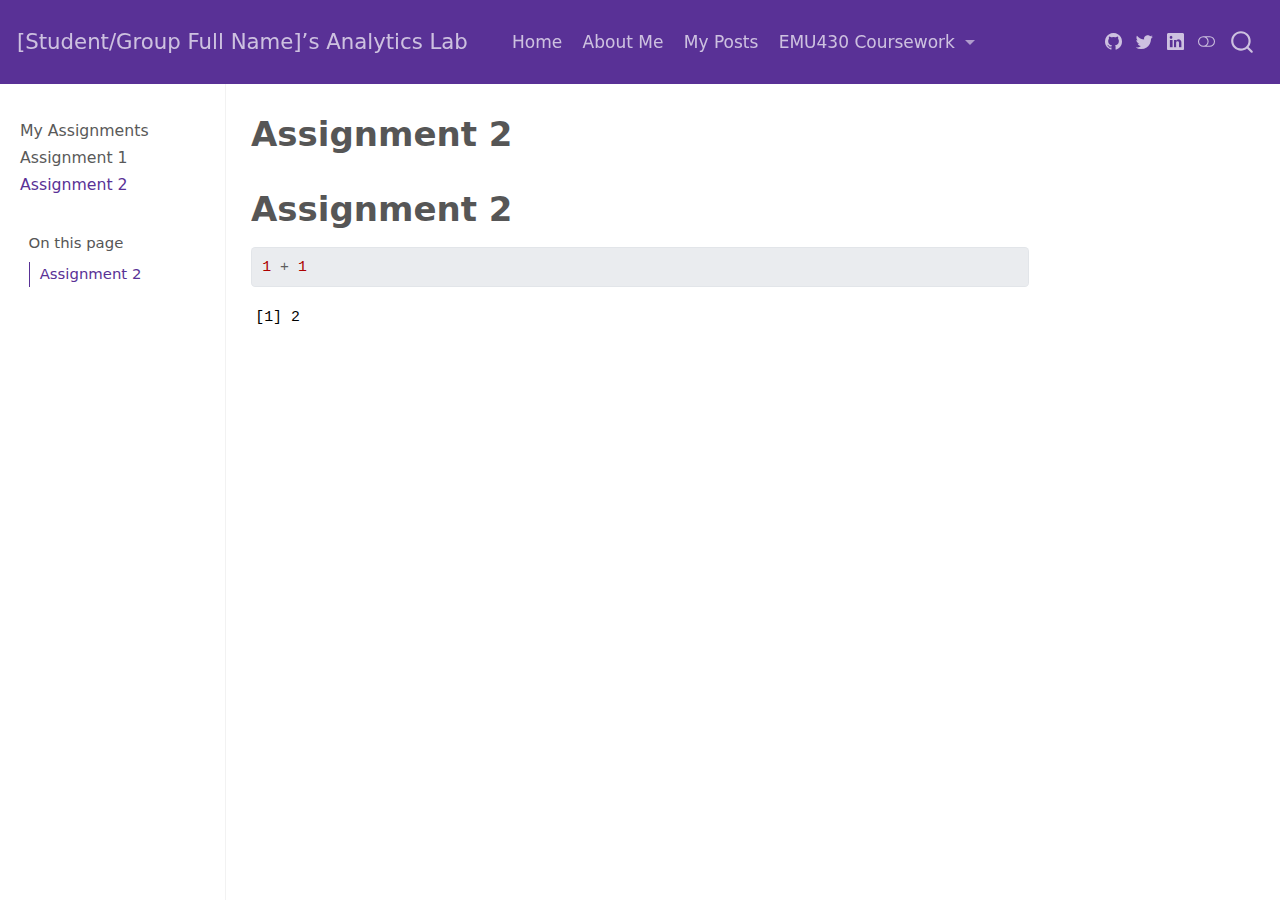
<file: _site/assignments/assignment-2.html>
<!DOCTYPE html>
<html xmlns="http://www.w3.org/1999/xhtml" lang="en" xml:lang="en"><head>

<meta charset="utf-8">
<meta name="generator" content="quarto-1.3.450">

<meta name="viewport" content="width=device-width, initial-scale=1.0, user-scalable=yes">


<title>[Student/Group Full Name]’s Analytics Lab - Assignment 2</title>
<style>
code{white-space: pre-wrap;}
span.smallcaps{font-variant: small-caps;}
div.columns{display: flex; gap: min(4vw, 1.5em);}
div.column{flex: auto; overflow-x: auto;}
div.hanging-indent{margin-left: 1.5em; text-indent: -1.5em;}
ul.task-list{list-style: none;}
ul.task-list li input[type="checkbox"] {
  width: 0.8em;
  margin: 0 0.8em 0.2em -1em; /* quarto-specific, see https://github.com/quarto-dev/quarto-cli/issues/4556 */ 
  vertical-align: middle;
}
/* CSS for syntax highlighting */
pre > code.sourceCode { white-space: pre; position: relative; }
pre > code.sourceCode > span { display: inline-block; line-height: 1.25; }
pre > code.sourceCode > span:empty { height: 1.2em; }
.sourceCode { overflow: visible; }
code.sourceCode > span { color: inherit; text-decoration: inherit; }
div.sourceCode { margin: 1em 0; }
pre.sourceCode { margin: 0; }
@media screen {
div.sourceCode { overflow: auto; }
}
@media print {
pre > code.sourceCode { white-space: pre-wrap; }
pre > code.sourceCode > span { text-indent: -5em; padding-left: 5em; }
}
pre.numberSource code
  { counter-reset: source-line 0; }
pre.numberSource code > span
  { position: relative; left: -4em; counter-increment: source-line; }
pre.numberSource code > span > a:first-child::before
  { content: counter(source-line);
    position: relative; left: -1em; text-align: right; vertical-align: baseline;
    border: none; display: inline-block;
    -webkit-touch-callout: none; -webkit-user-select: none;
    -khtml-user-select: none; -moz-user-select: none;
    -ms-user-select: none; user-select: none;
    padding: 0 4px; width: 4em;
  }
pre.numberSource { margin-left: 3em;  padding-left: 4px; }
div.sourceCode
  {   }
@media screen {
pre > code.sourceCode > span > a:first-child::before { text-decoration: underline; }
}
</style>


<script src="../site_libs/quarto-nav/quarto-nav.js"></script>
<script src="../site_libs/quarto-nav/headroom.min.js"></script>
<script src="../site_libs/clipboard/clipboard.min.js"></script>
<script src="../site_libs/quarto-search/autocomplete.umd.js"></script>
<script src="../site_libs/quarto-search/fuse.min.js"></script>
<script src="../site_libs/quarto-search/quarto-search.js"></script>
<meta name="quarto:offset" content="../">
<script src="../site_libs/quarto-html/quarto.js"></script>
<script src="../site_libs/quarto-html/popper.min.js"></script>
<script src="../site_libs/quarto-html/tippy.umd.min.js"></script>
<script src="../site_libs/quarto-html/anchor.min.js"></script>
<link href="../site_libs/quarto-html/tippy.css" rel="stylesheet">
<link href="../site_libs/quarto-html/quarto-syntax-highlighting.css" rel="stylesheet" class="quarto-color-scheme" id="quarto-text-highlighting-styles">
<link href="../site_libs/quarto-html/quarto-syntax-highlighting-dark.css" rel="prefetch" class="quarto-color-scheme quarto-color-alternate" id="quarto-text-highlighting-styles">
<script src="../site_libs/bootstrap/bootstrap.min.js"></script>
<link href="../site_libs/bootstrap/bootstrap-icons.css" rel="stylesheet">
<link href="../site_libs/bootstrap/bootstrap.min.css" rel="stylesheet" class="quarto-color-scheme" id="quarto-bootstrap" data-mode="light">
<link href="../site_libs/bootstrap/bootstrap-dark.min.css" rel="prefetch" class="quarto-color-scheme quarto-color-alternate" id="quarto-bootstrap" data-mode="dark">
<script id="quarto-search-options" type="application/json">{
  "location": "navbar",
  "copy-button": false,
  "collapse-after": 3,
  "panel-placement": "end",
  "type": "overlay",
  "limit": 20,
  "language": {
    "search-no-results-text": "No results",
    "search-matching-documents-text": "matching documents",
    "search-copy-link-title": "Copy link to search",
    "search-hide-matches-text": "Hide additional matches",
    "search-more-match-text": "more match in this document",
    "search-more-matches-text": "more matches in this document",
    "search-clear-button-title": "Clear",
    "search-detached-cancel-button-title": "Cancel",
    "search-submit-button-title": "Submit",
    "search-label": "Search"
  }
}</script>


<link rel="stylesheet" href="../styles.css">
</head>

<body class="nav-sidebar docked nav-fixed">

<div id="quarto-search-results"></div>
  <header id="quarto-header" class="headroom fixed-top">
    <nav class="navbar navbar-expand-lg navbar-dark ">
      <div class="navbar-container container-fluid">
      <div class="navbar-brand-container">
    <a class="navbar-brand" href="../index.html">
    <span class="navbar-title">[Student/Group Full Name]’s Analytics Lab</span>
    </a>
  </div>
            <div id="quarto-search" class="" title="Search"></div>
          <button class="navbar-toggler" type="button" data-bs-toggle="collapse" data-bs-target="#navbarCollapse" aria-controls="navbarCollapse" aria-expanded="false" aria-label="Toggle navigation" onclick="if (window.quartoToggleHeadroom) { window.quartoToggleHeadroom(); }">
  <span class="navbar-toggler-icon"></span>
</button>
          <div class="collapse navbar-collapse" id="navbarCollapse">
            <ul class="navbar-nav navbar-nav-scroll me-auto">
  <li class="nav-item">
    <a class="nav-link" href="../index.html" rel="" target="">
 <span class="menu-text">Home</span></a>
  </li>  
  <li class="nav-item">
    <a class="nav-link" href="../about.html" rel="" target="">
 <span class="menu-text">About Me</span></a>
  </li>  
  <li class="nav-item">
    <a class="nav-link" href="../posts.html" rel="" target="">
 <span class="menu-text">My Posts</span></a>
  </li>  
  <li class="nav-item dropdown ">
    <a class="nav-link dropdown-toggle" href="#" id="nav-menu-emu430-coursework" role="button" data-bs-toggle="dropdown" aria-expanded="false" rel="" target="">
 <span class="menu-text">EMU430 Coursework</span>
    </a>
    <ul class="dropdown-menu" aria-labelledby="nav-menu-emu430-coursework">    
        <li>
    <a class="dropdown-item" href="../assignments.html" rel="" target="">
 <span class="dropdown-text">Assignments</span></a>
  </li>  
        <li>
    <a class="dropdown-item" href="../project.html" rel="" target="">
 <span class="dropdown-text">Project</span></a>
  </li>  
    </ul>
  </li>
</ul>
            <div class="quarto-navbar-tools ms-auto tools-wide">
    <a href="https://twitter.com" rel="" title="" class="quarto-navigation-tool px-1" aria-label=""><i class="bi bi-github"></i></a>
    <a href="https://twitter.com" rel="" title="" class="quarto-navigation-tool px-1" aria-label=""><i class="bi bi-twitter"></i></a>
    <a href="https://linkedin.com" rel="" title="" class="quarto-navigation-tool px-1" aria-label=""><i class="bi bi-linkedin"></i></a>
  <a href="" class="quarto-color-scheme-toggle quarto-navigation-tool  px-1" onclick="window.quartoToggleColorScheme(); return false;" title="Toggle dark mode"><i class="bi"></i></a>
</div>
          </div> <!-- /navcollapse -->
      </div> <!-- /container-fluid -->
    </nav>
  <nav class="quarto-secondary-nav">
    <div class="container-fluid d-flex">
      <button type="button" class="quarto-btn-toggle btn" data-bs-toggle="collapse" data-bs-target="#quarto-sidebar,#quarto-sidebar-glass" aria-controls="quarto-sidebar" aria-expanded="false" aria-label="Toggle sidebar navigation" onclick="if (window.quartoToggleHeadroom) { window.quartoToggleHeadroom(); }">
        <i class="bi bi-layout-text-sidebar-reverse"></i>
      </button>
      <nav class="quarto-page-breadcrumbs" aria-label="breadcrumb"><ol class="breadcrumb"><li class="breadcrumb-item"><a href="../assignments/assignment-2.html">Assignment 2</a></li></ol></nav>
      <a class="flex-grow-1" role="button" data-bs-toggle="collapse" data-bs-target="#quarto-sidebar,#quarto-sidebar-glass" aria-controls="quarto-sidebar" aria-expanded="false" aria-label="Toggle sidebar navigation" onclick="if (window.quartoToggleHeadroom) { window.quartoToggleHeadroom(); }">      
      </a>
    </div>
  </nav>
</header>
<!-- content -->
<div id="quarto-content" class="quarto-container page-columns page-rows-contents page-layout-article page-navbar">
<!-- sidebar -->
  <nav id="quarto-sidebar" class="sidebar collapse collapse-horizontal sidebar-navigation docked overflow-auto">
    <div class="sidebar-menu-container"> 
    <ul class="list-unstyled mt-1">
        <li class="sidebar-item">
  <div class="sidebar-item-container"> 
  <a href="../assignments.html" class="sidebar-item-text sidebar-link">
 <span class="menu-text">My Assignments</span></a>
  </div>
</li>
        <li class="sidebar-item">
  <div class="sidebar-item-container"> 
  <a href="../assignments/assignment-1.html" class="sidebar-item-text sidebar-link">
 <span class="menu-text">Assignment 1</span></a>
  </div>
</li>
        <li class="sidebar-item">
  <div class="sidebar-item-container"> 
  <a href="../assignments/assignment-2.html" class="sidebar-item-text sidebar-link active">
 <span class="menu-text">Assignment 2</span></a>
  </div>
</li>
    </ul>
    </div>
    <nav id="TOC" role="doc-toc" class="toc-active">
    <h2 id="toc-title">On this page</h2>
   
  <ul>
  <li><a href="#assignment-2" id="toc-assignment-2" class="nav-link active" data-scroll-target="#assignment-2">Assignment 2</a></li>
  </ul>
</nav>
</nav>
<div id="quarto-sidebar-glass" data-bs-toggle="collapse" data-bs-target="#quarto-sidebar,#quarto-sidebar-glass"></div>
<!-- margin-sidebar -->
    <div id="quarto-margin-sidebar" class="sidebar margin-sidebar">
    </div>
<!-- main -->
<main class="content" id="quarto-document-content">

<header id="title-block-header" class="quarto-title-block default">
<div class="quarto-title">
<h1 class="title">Assignment 2</h1>
</div>



<div class="quarto-title-meta">

    
  
    
  </div>
  

</header>

<section id="assignment-2" class="level1">
<h1>Assignment 2</h1>
<div class="cell">
<div class="sourceCode cell-code" id="cb1"><pre class="sourceCode r code-with-copy"><code class="sourceCode r"><span id="cb1-1"><a href="#cb1-1" aria-hidden="true" tabindex="-1"></a><span class="dv">1</span> <span class="sc">+</span> <span class="dv">1</span></span></code><button title="Copy to Clipboard" class="code-copy-button"><i class="bi"></i></button></pre></div>
<div class="cell-output cell-output-stdout">
<pre><code>[1] 2</code></pre>
</div>
</div>


</section>

</main> <!-- /main -->
<script id="quarto-html-after-body" type="application/javascript">
window.document.addEventListener("DOMContentLoaded", function (event) {
  const toggleBodyColorMode = (bsSheetEl) => {
    const mode = bsSheetEl.getAttribute("data-mode");
    const bodyEl = window.document.querySelector("body");
    if (mode === "dark") {
      bodyEl.classList.add("quarto-dark");
      bodyEl.classList.remove("quarto-light");
    } else {
      bodyEl.classList.add("quarto-light");
      bodyEl.classList.remove("quarto-dark");
    }
  }
  const toggleBodyColorPrimary = () => {
    const bsSheetEl = window.document.querySelector("link#quarto-bootstrap");
    if (bsSheetEl) {
      toggleBodyColorMode(bsSheetEl);
    }
  }
  toggleBodyColorPrimary();  
  const disableStylesheet = (stylesheets) => {
    for (let i=0; i < stylesheets.length; i++) {
      const stylesheet = stylesheets[i];
      stylesheet.rel = 'prefetch';
    }
  }
  const enableStylesheet = (stylesheets) => {
    for (let i=0; i < stylesheets.length; i++) {
      const stylesheet = stylesheets[i];
      stylesheet.rel = 'stylesheet';
    }
  }
  const manageTransitions = (selector, allowTransitions) => {
    const els = window.document.querySelectorAll(selector);
    for (let i=0; i < els.length; i++) {
      const el = els[i];
      if (allowTransitions) {
        el.classList.remove('notransition');
      } else {
        el.classList.add('notransition');
      }
    }
  }
  const toggleColorMode = (alternate) => {
    // Switch the stylesheets
    const alternateStylesheets = window.document.querySelectorAll('link.quarto-color-scheme.quarto-color-alternate');
    manageTransitions('#quarto-margin-sidebar .nav-link', false);
    if (alternate) {
      enableStylesheet(alternateStylesheets);
      for (const sheetNode of alternateStylesheets) {
        if (sheetNode.id === "quarto-bootstrap") {
          toggleBodyColorMode(sheetNode);
        }
      }
    } else {
      disableStylesheet(alternateStylesheets);
      toggleBodyColorPrimary();
    }
    manageTransitions('#quarto-margin-sidebar .nav-link', true);
    // Switch the toggles
    const toggles = window.document.querySelectorAll('.quarto-color-scheme-toggle');
    for (let i=0; i < toggles.length; i++) {
      const toggle = toggles[i];
      if (toggle) {
        if (alternate) {
          toggle.classList.add("alternate");     
        } else {
          toggle.classList.remove("alternate");
        }
      }
    }
    // Hack to workaround the fact that safari doesn't
    // properly recolor the scrollbar when toggling (#1455)
    if (navigator.userAgent.indexOf('Safari') > 0 && navigator.userAgent.indexOf('Chrome') == -1) {
      manageTransitions("body", false);
      window.scrollTo(0, 1);
      setTimeout(() => {
        window.scrollTo(0, 0);
        manageTransitions("body", true);
      }, 40);  
    }
  }
  const isFileUrl = () => { 
    return window.location.protocol === 'file:';
  }
  const hasAlternateSentinel = () => {  
    let styleSentinel = getColorSchemeSentinel();
    if (styleSentinel !== null) {
      return styleSentinel === "alternate";
    } else {
      return false;
    }
  }
  const setStyleSentinel = (alternate) => {
    const value = alternate ? "alternate" : "default";
    if (!isFileUrl()) {
      window.localStorage.setItem("quarto-color-scheme", value);
    } else {
      localAlternateSentinel = value;
    }
  }
  const getColorSchemeSentinel = () => {
    if (!isFileUrl()) {
      const storageValue = window.localStorage.getItem("quarto-color-scheme");
      return storageValue != null ? storageValue : localAlternateSentinel;
    } else {
      return localAlternateSentinel;
    }
  }
  let localAlternateSentinel = 'default';
  // Dark / light mode switch
  window.quartoToggleColorScheme = () => {
    // Read the current dark / light value 
    let toAlternate = !hasAlternateSentinel();
    toggleColorMode(toAlternate);
    setStyleSentinel(toAlternate);
  };
  // Ensure there is a toggle, if there isn't float one in the top right
  if (window.document.querySelector('.quarto-color-scheme-toggle') === null) {
    const a = window.document.createElement('a');
    a.classList.add('top-right');
    a.classList.add('quarto-color-scheme-toggle');
    a.href = "";
    a.onclick = function() { try { window.quartoToggleColorScheme(); } catch {} return false; };
    const i = window.document.createElement("i");
    i.classList.add('bi');
    a.appendChild(i);
    window.document.body.appendChild(a);
  }
  // Switch to dark mode if need be
  if (hasAlternateSentinel()) {
    toggleColorMode(true);
  } else {
    toggleColorMode(false);
  }
  const icon = "";
  const anchorJS = new window.AnchorJS();
  anchorJS.options = {
    placement: 'right',
    icon: icon
  };
  anchorJS.add('.anchored');
  const isCodeAnnotation = (el) => {
    for (const clz of el.classList) {
      if (clz.startsWith('code-annotation-')) {                     
        return true;
      }
    }
    return false;
  }
  const clipboard = new window.ClipboardJS('.code-copy-button', {
    text: function(trigger) {
      const codeEl = trigger.previousElementSibling.cloneNode(true);
      for (const childEl of codeEl.children) {
        if (isCodeAnnotation(childEl)) {
          childEl.remove();
        }
      }
      return codeEl.innerText;
    }
  });
  clipboard.on('success', function(e) {
    // button target
    const button = e.trigger;
    // don't keep focus
    button.blur();
    // flash "checked"
    button.classList.add('code-copy-button-checked');
    var currentTitle = button.getAttribute("title");
    button.setAttribute("title", "Copied!");
    let tooltip;
    if (window.bootstrap) {
      button.setAttribute("data-bs-toggle", "tooltip");
      button.setAttribute("data-bs-placement", "left");
      button.setAttribute("data-bs-title", "Copied!");
      tooltip = new bootstrap.Tooltip(button, 
        { trigger: "manual", 
          customClass: "code-copy-button-tooltip",
          offset: [0, -8]});
      tooltip.show();    
    }
    setTimeout(function() {
      if (tooltip) {
        tooltip.hide();
        button.removeAttribute("data-bs-title");
        button.removeAttribute("data-bs-toggle");
        button.removeAttribute("data-bs-placement");
      }
      button.setAttribute("title", currentTitle);
      button.classList.remove('code-copy-button-checked');
    }, 1000);
    // clear code selection
    e.clearSelection();
  });
  function tippyHover(el, contentFn) {
    const config = {
      allowHTML: true,
      content: contentFn,
      maxWidth: 500,
      delay: 100,
      arrow: false,
      appendTo: function(el) {
          return el.parentElement;
      },
      interactive: true,
      interactiveBorder: 10,
      theme: 'quarto',
      placement: 'bottom-start'
    };
    window.tippy(el, config); 
  }
  const noterefs = window.document.querySelectorAll('a[role="doc-noteref"]');
  for (var i=0; i<noterefs.length; i++) {
    const ref = noterefs[i];
    tippyHover(ref, function() {
      // use id or data attribute instead here
      let href = ref.getAttribute('data-footnote-href') || ref.getAttribute('href');
      try { href = new URL(href).hash; } catch {}
      const id = href.replace(/^#\/?/, "");
      const note = window.document.getElementById(id);
      return note.innerHTML;
    });
  }
      let selectedAnnoteEl;
      const selectorForAnnotation = ( cell, annotation) => {
        let cellAttr = 'data-code-cell="' + cell + '"';
        let lineAttr = 'data-code-annotation="' +  annotation + '"';
        const selector = 'span[' + cellAttr + '][' + lineAttr + ']';
        return selector;
      }
      const selectCodeLines = (annoteEl) => {
        const doc = window.document;
        const targetCell = annoteEl.getAttribute("data-target-cell");
        const targetAnnotation = annoteEl.getAttribute("data-target-annotation");
        const annoteSpan = window.document.querySelector(selectorForAnnotation(targetCell, targetAnnotation));
        const lines = annoteSpan.getAttribute("data-code-lines").split(",");
        const lineIds = lines.map((line) => {
          return targetCell + "-" + line;
        })
        let top = null;
        let height = null;
        let parent = null;
        if (lineIds.length > 0) {
            //compute the position of the single el (top and bottom and make a div)
            const el = window.document.getElementById(lineIds[0]);
            top = el.offsetTop;
            height = el.offsetHeight;
            parent = el.parentElement.parentElement;
          if (lineIds.length > 1) {
            const lastEl = window.document.getElementById(lineIds[lineIds.length - 1]);
            const bottom = lastEl.offsetTop + lastEl.offsetHeight;
            height = bottom - top;
          }
          if (top !== null && height !== null && parent !== null) {
            // cook up a div (if necessary) and position it 
            let div = window.document.getElementById("code-annotation-line-highlight");
            if (div === null) {
              div = window.document.createElement("div");
              div.setAttribute("id", "code-annotation-line-highlight");
              div.style.position = 'absolute';
              parent.appendChild(div);
            }
            div.style.top = top - 2 + "px";
            div.style.height = height + 4 + "px";
            let gutterDiv = window.document.getElementById("code-annotation-line-highlight-gutter");
            if (gutterDiv === null) {
              gutterDiv = window.document.createElement("div");
              gutterDiv.setAttribute("id", "code-annotation-line-highlight-gutter");
              gutterDiv.style.position = 'absolute';
              const codeCell = window.document.getElementById(targetCell);
              const gutter = codeCell.querySelector('.code-annotation-gutter');
              gutter.appendChild(gutterDiv);
            }
            gutterDiv.style.top = top - 2 + "px";
            gutterDiv.style.height = height + 4 + "px";
          }
          selectedAnnoteEl = annoteEl;
        }
      };
      const unselectCodeLines = () => {
        const elementsIds = ["code-annotation-line-highlight", "code-annotation-line-highlight-gutter"];
        elementsIds.forEach((elId) => {
          const div = window.document.getElementById(elId);
          if (div) {
            div.remove();
          }
        });
        selectedAnnoteEl = undefined;
      };
      // Attach click handler to the DT
      const annoteDls = window.document.querySelectorAll('dt[data-target-cell]');
      for (const annoteDlNode of annoteDls) {
        annoteDlNode.addEventListener('click', (event) => {
          const clickedEl = event.target;
          if (clickedEl !== selectedAnnoteEl) {
            unselectCodeLines();
            const activeEl = window.document.querySelector('dt[data-target-cell].code-annotation-active');
            if (activeEl) {
              activeEl.classList.remove('code-annotation-active');
            }
            selectCodeLines(clickedEl);
            clickedEl.classList.add('code-annotation-active');
          } else {
            // Unselect the line
            unselectCodeLines();
            clickedEl.classList.remove('code-annotation-active');
          }
        });
      }
  const findCites = (el) => {
    const parentEl = el.parentElement;
    if (parentEl) {
      const cites = parentEl.dataset.cites;
      if (cites) {
        return {
          el,
          cites: cites.split(' ')
        };
      } else {
        return findCites(el.parentElement)
      }
    } else {
      return undefined;
    }
  };
  var bibliorefs = window.document.querySelectorAll('a[role="doc-biblioref"]');
  for (var i=0; i<bibliorefs.length; i++) {
    const ref = bibliorefs[i];
    const citeInfo = findCites(ref);
    if (citeInfo) {
      tippyHover(citeInfo.el, function() {
        var popup = window.document.createElement('div');
        citeInfo.cites.forEach(function(cite) {
          var citeDiv = window.document.createElement('div');
          citeDiv.classList.add('hanging-indent');
          citeDiv.classList.add('csl-entry');
          var biblioDiv = window.document.getElementById('ref-' + cite);
          if (biblioDiv) {
            citeDiv.innerHTML = biblioDiv.innerHTML;
          }
          popup.appendChild(citeDiv);
        });
        return popup.innerHTML;
      });
    }
  }
});
</script>
</div> <!-- /content -->



</body></html>
</file>
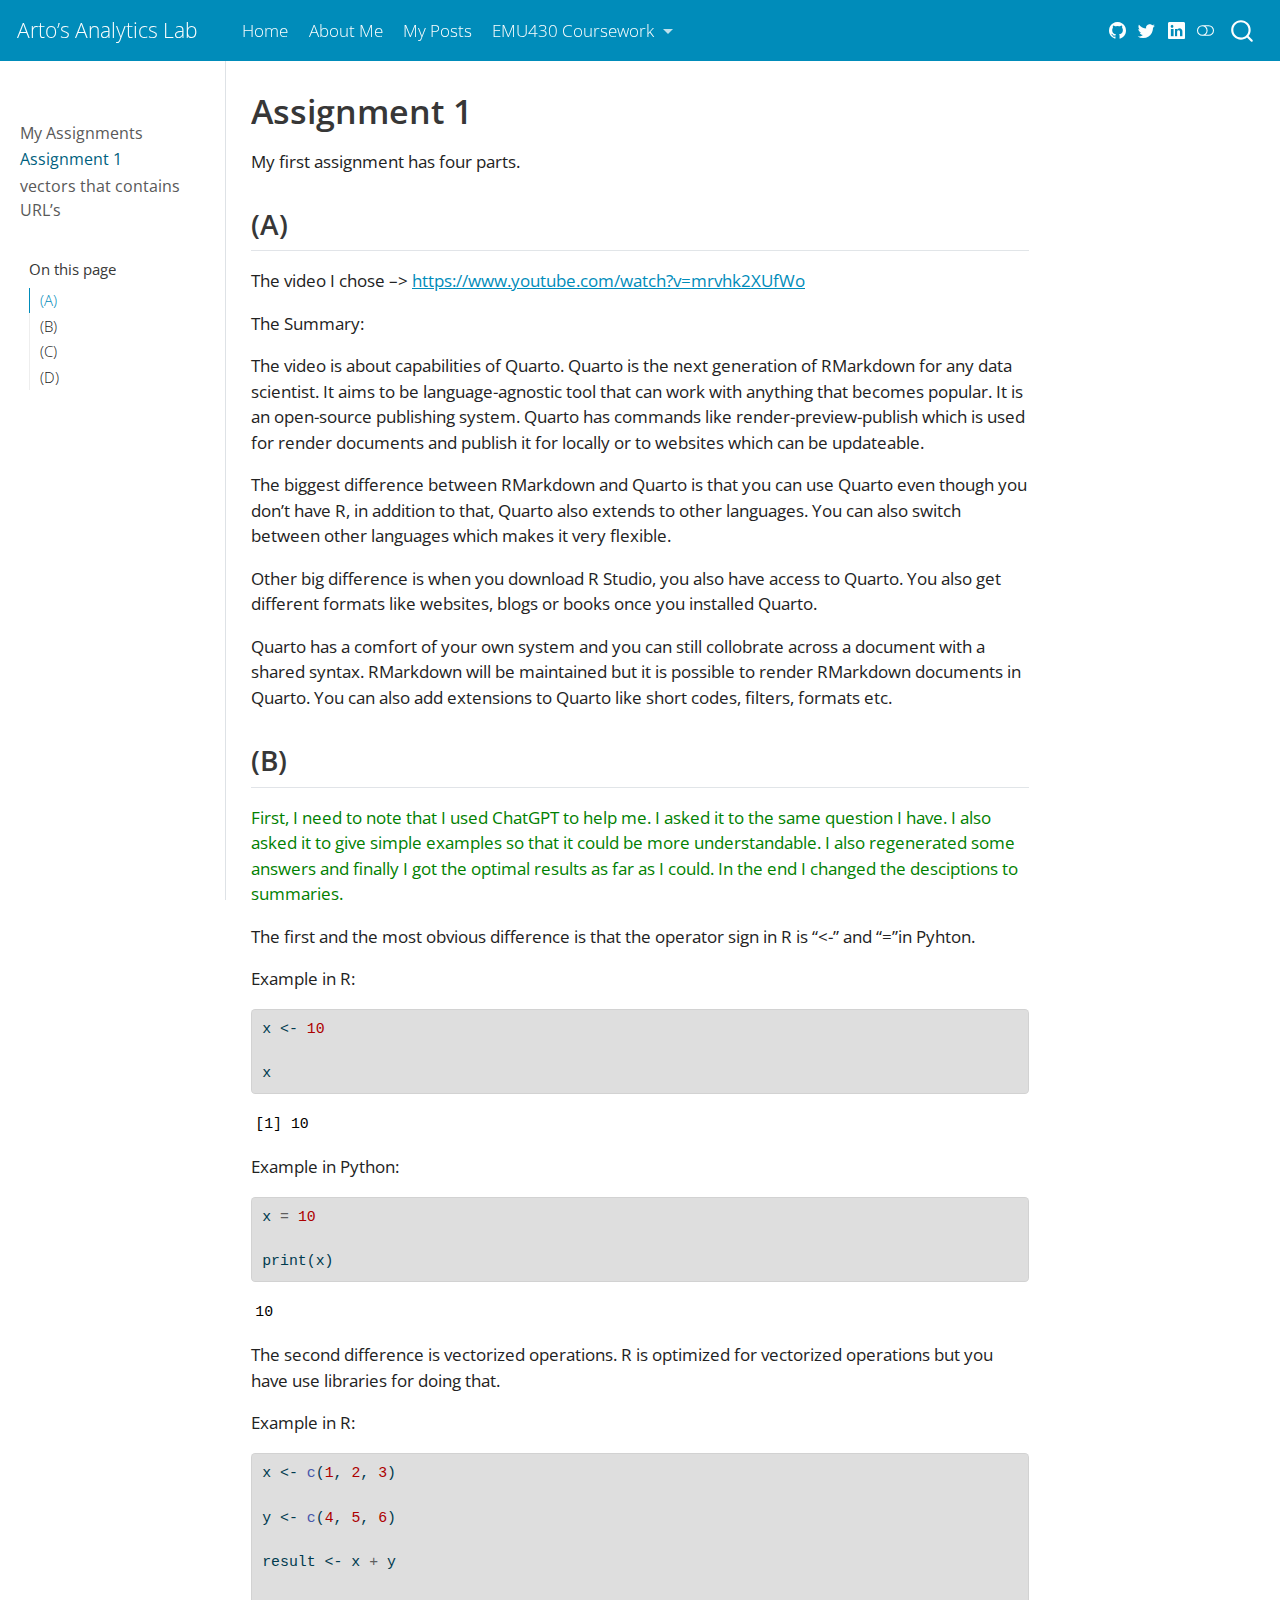
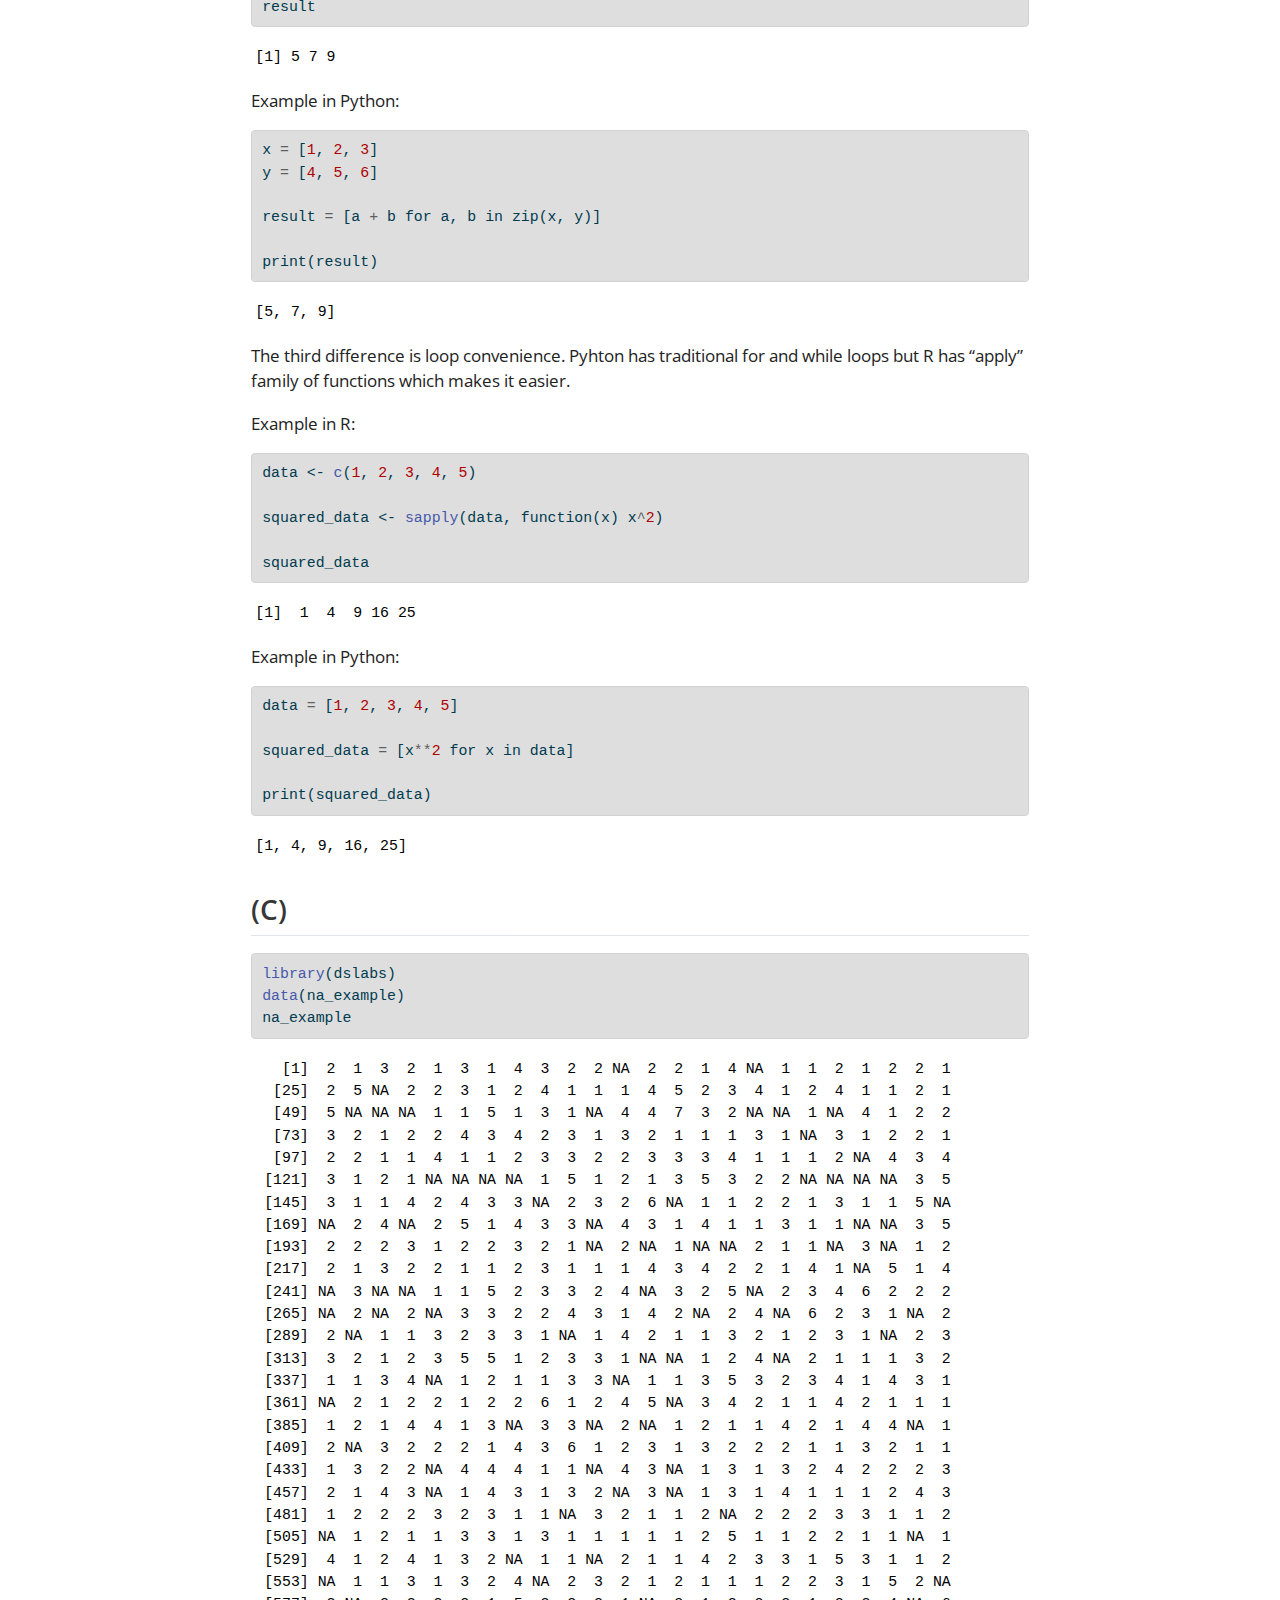
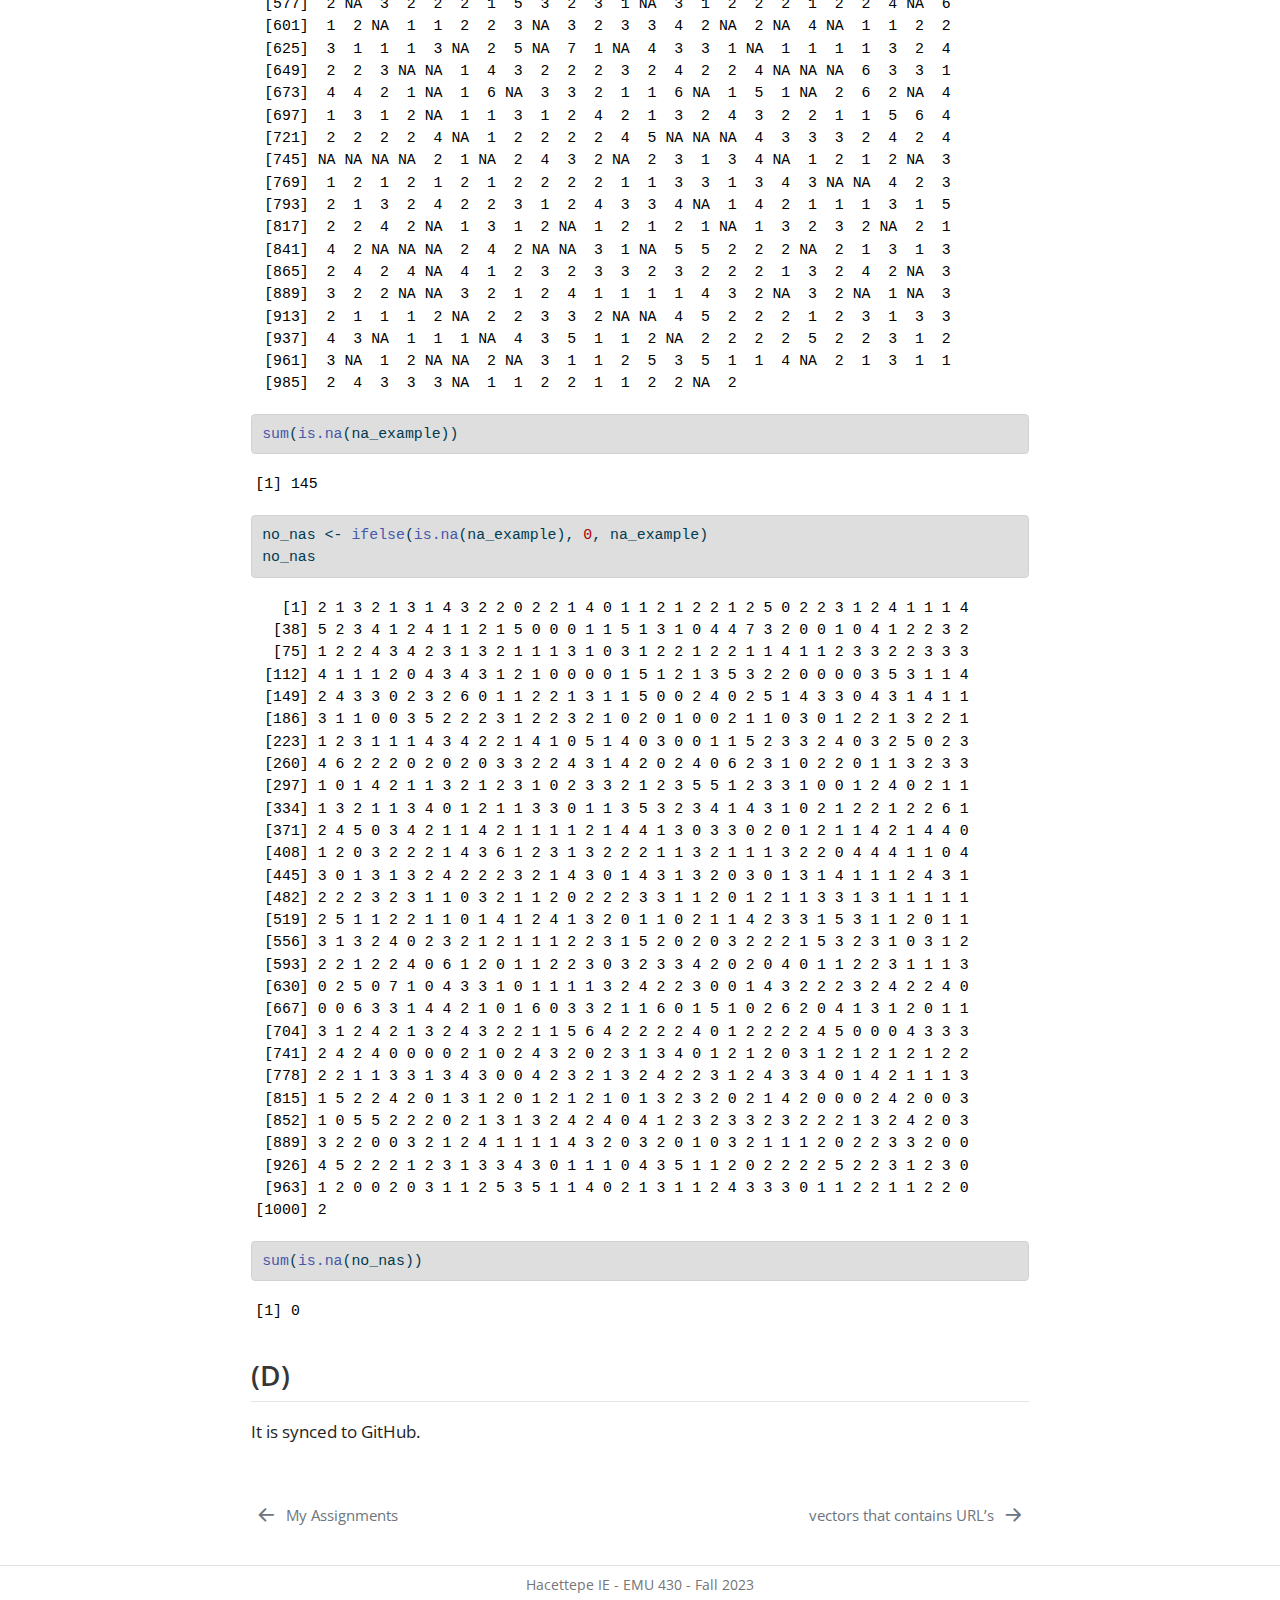
<file: docs/assignments/assignment-1.html>
<!DOCTYPE html>
<html xmlns="http://www.w3.org/1999/xhtml" lang="en" xml:lang="en"><head>

<meta charset="utf-8">
<meta name="generator" content="quarto-1.3.450">

<meta name="viewport" content="width=device-width, initial-scale=1.0, user-scalable=yes">


<title>Arto’s Analytics Lab - Assignment 1</title>
<style>
code{white-space: pre-wrap;}
span.smallcaps{font-variant: small-caps;}
div.columns{display: flex; gap: min(4vw, 1.5em);}
div.column{flex: auto; overflow-x: auto;}
div.hanging-indent{margin-left: 1.5em; text-indent: -1.5em;}
ul.task-list{list-style: none;}
ul.task-list li input[type="checkbox"] {
  width: 0.8em;
  margin: 0 0.8em 0.2em -1em; /* quarto-specific, see https://github.com/quarto-dev/quarto-cli/issues/4556 */ 
  vertical-align: middle;
}
/* CSS for syntax highlighting */
pre > code.sourceCode { white-space: pre; position: relative; }
pre > code.sourceCode > span { display: inline-block; line-height: 1.25; }
pre > code.sourceCode > span:empty { height: 1.2em; }
.sourceCode { overflow: visible; }
code.sourceCode > span { color: inherit; text-decoration: inherit; }
div.sourceCode { margin: 1em 0; }
pre.sourceCode { margin: 0; }
@media screen {
div.sourceCode { overflow: auto; }
}
@media print {
pre > code.sourceCode { white-space: pre-wrap; }
pre > code.sourceCode > span { text-indent: -5em; padding-left: 5em; }
}
pre.numberSource code
  { counter-reset: source-line 0; }
pre.numberSource code > span
  { position: relative; left: -4em; counter-increment: source-line; }
pre.numberSource code > span > a:first-child::before
  { content: counter(source-line);
    position: relative; left: -1em; text-align: right; vertical-align: baseline;
    border: none; display: inline-block;
    -webkit-touch-callout: none; -webkit-user-select: none;
    -khtml-user-select: none; -moz-user-select: none;
    -ms-user-select: none; user-select: none;
    padding: 0 4px; width: 4em;
  }
pre.numberSource { margin-left: 3em;  padding-left: 4px; }
div.sourceCode
  {   }
@media screen {
pre > code.sourceCode > span > a:first-child::before { text-decoration: underline; }
}
</style>


<script src="../site_libs/quarto-nav/quarto-nav.js"></script>
<script src="../site_libs/quarto-nav/headroom.min.js"></script>
<script src="../site_libs/clipboard/clipboard.min.js"></script>
<script src="../site_libs/quarto-search/autocomplete.umd.js"></script>
<script src="../site_libs/quarto-search/fuse.min.js"></script>
<script src="../site_libs/quarto-search/quarto-search.js"></script>
<meta name="quarto:offset" content="../">
<link href="../assignments/assignment-2.html" rel="next">
<link href="../assignments.html" rel="prev">
<script src="../site_libs/quarto-html/quarto.js"></script>
<script src="../site_libs/quarto-html/popper.min.js"></script>
<script src="../site_libs/quarto-html/tippy.umd.min.js"></script>
<script src="../site_libs/quarto-html/anchor.min.js"></script>
<link href="../site_libs/quarto-html/tippy.css" rel="stylesheet">
<link href="../site_libs/quarto-html/quarto-syntax-highlighting.css" rel="stylesheet" class="quarto-color-scheme" id="quarto-text-highlighting-styles">
<link href="../site_libs/quarto-html/quarto-syntax-highlighting-dark.css" rel="prefetch" class="quarto-color-scheme quarto-color-alternate" id="quarto-text-highlighting-styles">
<script src="../site_libs/bootstrap/bootstrap.min.js"></script>
<link href="../site_libs/bootstrap/bootstrap-icons.css" rel="stylesheet">
<link href="../site_libs/bootstrap/bootstrap.min.css" rel="stylesheet" class="quarto-color-scheme" id="quarto-bootstrap" data-mode="light">
<link href="../site_libs/bootstrap/bootstrap-dark.min.css" rel="prefetch" class="quarto-color-scheme quarto-color-alternate" id="quarto-bootstrap" data-mode="dark">
<script id="quarto-search-options" type="application/json">{
  "location": "navbar",
  "copy-button": false,
  "collapse-after": 3,
  "panel-placement": "end",
  "type": "overlay",
  "limit": 20,
  "language": {
    "search-no-results-text": "No results",
    "search-matching-documents-text": "matching documents",
    "search-copy-link-title": "Copy link to search",
    "search-hide-matches-text": "Hide additional matches",
    "search-more-match-text": "more match in this document",
    "search-more-matches-text": "more matches in this document",
    "search-clear-button-title": "Clear",
    "search-detached-cancel-button-title": "Cancel",
    "search-submit-button-title": "Submit",
    "search-label": "Search"
  }
}</script>


<link rel="stylesheet" href="../styles.css">
</head>

<body class="nav-sidebar docked nav-fixed">

<div id="quarto-search-results"></div>
  <header id="quarto-header" class="headroom fixed-top">
    <nav class="navbar navbar-expand-lg navbar-dark ">
      <div class="navbar-container container-fluid">
      <div class="navbar-brand-container">
    <a class="navbar-brand" href="../index.html">
    <span class="navbar-title">Arto’s Analytics Lab</span>
    </a>
  </div>
            <div id="quarto-search" class="" title="Search"></div>
          <button class="navbar-toggler" type="button" data-bs-toggle="collapse" data-bs-target="#navbarCollapse" aria-controls="navbarCollapse" aria-expanded="false" aria-label="Toggle navigation" onclick="if (window.quartoToggleHeadroom) { window.quartoToggleHeadroom(); }">
  <span class="navbar-toggler-icon"></span>
</button>
          <div class="collapse navbar-collapse" id="navbarCollapse">
            <ul class="navbar-nav navbar-nav-scroll me-auto">
  <li class="nav-item">
    <a class="nav-link" href="../index.html" rel="" target="">
 <span class="menu-text">Home</span></a>
  </li>  
  <li class="nav-item">
    <a class="nav-link" href="../about.html" rel="" target="">
 <span class="menu-text">About Me</span></a>
  </li>  
  <li class="nav-item">
    <a class="nav-link" href="../posts.html" rel="" target="">
 <span class="menu-text">My Posts</span></a>
  </li>  
  <li class="nav-item dropdown ">
    <a class="nav-link dropdown-toggle" href="#" id="nav-menu-emu430-coursework" role="button" data-bs-toggle="dropdown" aria-expanded="false" rel="" target="">
 <span class="menu-text">EMU430 Coursework</span>
    </a>
    <ul class="dropdown-menu" aria-labelledby="nav-menu-emu430-coursework">    
        <li>
    <a class="dropdown-item" href="../assignments.html" rel="" target="">
 <span class="dropdown-text">Assignments</span></a>
  </li>  
        <li>
    <a class="dropdown-item" href="../project.html" rel="" target="">
 <span class="dropdown-text">Project</span></a>
  </li>  
    </ul>
  </li>
</ul>
            <div class="quarto-navbar-tools ms-auto tools-wide">
    <a href="https://github.com/artunustunol" rel="" title="" class="quarto-navigation-tool px-1" aria-label=""><i class="bi bi-github"></i></a>
    <a href="https://twitter.com" rel="" title="" class="quarto-navigation-tool px-1" aria-label=""><i class="bi bi-twitter"></i></a>
    <a href="https://www.linkedin.com/in/artun-üstünol-376b58195/" rel="" title="" class="quarto-navigation-tool px-1" aria-label=""><i class="bi bi-linkedin"></i></a>
  <a href="" class="quarto-color-scheme-toggle quarto-navigation-tool  px-1" onclick="window.quartoToggleColorScheme(); return false;" title="Toggle dark mode"><i class="bi"></i></a>
</div>
          </div> <!-- /navcollapse -->
      </div> <!-- /container-fluid -->
    </nav>
  <nav class="quarto-secondary-nav">
    <div class="container-fluid d-flex">
      <button type="button" class="quarto-btn-toggle btn" data-bs-toggle="collapse" data-bs-target="#quarto-sidebar,#quarto-sidebar-glass" aria-controls="quarto-sidebar" aria-expanded="false" aria-label="Toggle sidebar navigation" onclick="if (window.quartoToggleHeadroom) { window.quartoToggleHeadroom(); }">
        <i class="bi bi-layout-text-sidebar-reverse"></i>
      </button>
      <nav class="quarto-page-breadcrumbs" aria-label="breadcrumb"><ol class="breadcrumb"><li class="breadcrumb-item"><a href="../assignments/assignment-1.html">Assignment 1</a></li></ol></nav>
      <a class="flex-grow-1" role="button" data-bs-toggle="collapse" data-bs-target="#quarto-sidebar,#quarto-sidebar-glass" aria-controls="quarto-sidebar" aria-expanded="false" aria-label="Toggle sidebar navigation" onclick="if (window.quartoToggleHeadroom) { window.quartoToggleHeadroom(); }">      
      </a>
      <button type="button" class="btn quarto-search-button" aria-label="" onclick="window.quartoOpenSearch();">
        <i class="bi bi-search"></i>
      </button>
    </div>
  </nav>
</header>
<!-- content -->
<div id="quarto-content" class="quarto-container page-columns page-rows-contents page-layout-article page-navbar">
<!-- sidebar -->
  <nav id="quarto-sidebar" class="sidebar collapse collapse-horizontal sidebar-navigation docked overflow-auto">
        <div class="mt-2 flex-shrink-0 align-items-center">
        <div class="sidebar-search">
        <div id="quarto-search" class="" title="Search"></div>
        </div>
        </div>
    <div class="sidebar-menu-container"> 
    <ul class="list-unstyled mt-1">
        <li class="sidebar-item">
  <div class="sidebar-item-container"> 
  <a href="../assignments.html" class="sidebar-item-text sidebar-link">
 <span class="menu-text">My Assignments</span></a>
  </div>
</li>
        <li class="sidebar-item">
  <div class="sidebar-item-container"> 
  <a href="../assignments/assignment-1.html" class="sidebar-item-text sidebar-link active">
 <span class="menu-text">Assignment 1</span></a>
  </div>
</li>
        <li class="sidebar-item">
  <div class="sidebar-item-container"> 
  <a href="../assignments/assignment-2.html" class="sidebar-item-text sidebar-link">
 <span class="menu-text">vectors that contains URL’s</span></a>
  </div>
</li>
    </ul>
    </div>
    <nav id="TOC" role="doc-toc" class="toc-active">
    <h2 id="toc-title">On this page</h2>
   
  <ul>
  <li><a href="#a" id="toc-a" class="nav-link active" data-scroll-target="#a">(A)</a></li>
  <li><a href="#b" id="toc-b" class="nav-link" data-scroll-target="#b">(B)</a></li>
  <li><a href="#c" id="toc-c" class="nav-link" data-scroll-target="#c">(C)</a></li>
  <li><a href="#d" id="toc-d" class="nav-link" data-scroll-target="#d">(D)</a></li>
  </ul>
</nav>
</nav>
<div id="quarto-sidebar-glass" data-bs-toggle="collapse" data-bs-target="#quarto-sidebar,#quarto-sidebar-glass"></div>
<!-- margin-sidebar -->
    <div id="quarto-margin-sidebar" class="sidebar margin-sidebar">
    </div>
<!-- main -->
<main class="content" id="quarto-document-content">

<header id="title-block-header" class="quarto-title-block default">
<div class="quarto-title">
<h1 class="title">Assignment 1</h1>
</div>



<div class="quarto-title-meta">

    
  
    
  </div>
  

</header>

<p>My first assignment has four parts.</p>
<section id="a" class="level2">
<h2 class="anchored" data-anchor-id="a">(A)</h2>
<p>The video I chose –&gt; <a href="#0">https://www.youtube.com/watch?v=mrvhk2XUfWo</a></p>
<p>The Summary:</p>
<p>The video is about capabilities of Quarto. Quarto is the next generation of RMarkdown for any data scientist. It aims to be language-agnostic tool that can work with anything that becomes popular. It is an open-source publishing system. Quarto has commands like render-preview-publish which is used for render documents and publish it for locally or to websites which can be updateable.</p>
<p>The biggest difference between RMarkdown and Quarto is that you can use Quarto even though you don’t have R, in addition to that, Quarto also extends to other languages. You can also switch between other languages which makes it very flexible.</p>
<p>Other big difference is when you download R Studio, you also have access to Quarto. You also get different formats like websites, blogs or books once you installed Quarto.</p>
<p>Quarto has a comfort of your own system and you can still collobrate across a document with a shared syntax. RMarkdown will be maintained but it is possible to render RMarkdown documents in Quarto. You can also add extensions to Quarto like short codes, filters, formats etc.</p>
</section>
<section id="b" class="level2">
<h2 class="anchored" data-anchor-id="b">(B)</h2>
<div style="color: green">
<p>First, I need to note that I used ChatGPT to help me. I asked it to the same question I have. I also asked it to give simple examples so that it could be more understandable. I also regenerated some answers and finally I got the optimal results as far as I could. In the end I changed the desciptions to summaries.</p>
</div>
<p>The first and the most obvious difference is that the operator sign in R is “&lt;-” and “=”in Pyhton.</p>
<p>Example in R:</p>
<div class="cell">
<div class="sourceCode cell-code" id="cb1"><pre class="sourceCode r code-with-copy"><code class="sourceCode r"><span id="cb1-1"><a href="#cb1-1" aria-hidden="true" tabindex="-1"></a>x <span class="ot">&lt;-</span> <span class="dv">10</span></span>
<span id="cb1-2"><a href="#cb1-2" aria-hidden="true" tabindex="-1"></a></span>
<span id="cb1-3"><a href="#cb1-3" aria-hidden="true" tabindex="-1"></a>x</span></code><button title="Copy to Clipboard" class="code-copy-button"><i class="bi"></i></button></pre></div>
<div class="cell-output cell-output-stdout">
<pre><code>[1] 10</code></pre>
</div>
</div>
<p>Example in Python:</p>
<div class="cell">
<div class="sourceCode cell-code" id="cb3"><pre class="sourceCode python code-with-copy"><code class="sourceCode python"><span id="cb3-1"><a href="#cb3-1" aria-hidden="true" tabindex="-1"></a>x <span class="op">=</span> <span class="dv">10</span></span>
<span id="cb3-2"><a href="#cb3-2" aria-hidden="true" tabindex="-1"></a></span>
<span id="cb3-3"><a href="#cb3-3" aria-hidden="true" tabindex="-1"></a><span class="bu">print</span>(x)</span></code><button title="Copy to Clipboard" class="code-copy-button"><i class="bi"></i></button></pre></div>
<div class="cell-output cell-output-stdout">
<pre><code>10</code></pre>
</div>
</div>
<p>The second difference is vectorized operations. R is optimized for vectorized operations but you have use libraries for doing that.</p>
<p>Example in R:</p>
<div class="cell">
<div class="sourceCode cell-code" id="cb5"><pre class="sourceCode r code-with-copy"><code class="sourceCode r"><span id="cb5-1"><a href="#cb5-1" aria-hidden="true" tabindex="-1"></a>x <span class="ot">&lt;-</span> <span class="fu">c</span>(<span class="dv">1</span>, <span class="dv">2</span>, <span class="dv">3</span>)</span>
<span id="cb5-2"><a href="#cb5-2" aria-hidden="true" tabindex="-1"></a></span>
<span id="cb5-3"><a href="#cb5-3" aria-hidden="true" tabindex="-1"></a>y <span class="ot">&lt;-</span> <span class="fu">c</span>(<span class="dv">4</span>, <span class="dv">5</span>, <span class="dv">6</span>)</span>
<span id="cb5-4"><a href="#cb5-4" aria-hidden="true" tabindex="-1"></a></span>
<span id="cb5-5"><a href="#cb5-5" aria-hidden="true" tabindex="-1"></a>result <span class="ot">&lt;-</span> x <span class="sc">+</span> y</span>
<span id="cb5-6"><a href="#cb5-6" aria-hidden="true" tabindex="-1"></a></span>
<span id="cb5-7"><a href="#cb5-7" aria-hidden="true" tabindex="-1"></a>result</span></code><button title="Copy to Clipboard" class="code-copy-button"><i class="bi"></i></button></pre></div>
<div class="cell-output cell-output-stdout">
<pre><code>[1] 5 7 9</code></pre>
</div>
</div>
<p>Example in Python:</p>
<div class="cell">
<div class="sourceCode cell-code" id="cb7"><pre class="sourceCode python code-with-copy"><code class="sourceCode python"><span id="cb7-1"><a href="#cb7-1" aria-hidden="true" tabindex="-1"></a>x <span class="op">=</span> [<span class="dv">1</span>, <span class="dv">2</span>, <span class="dv">3</span>]</span>
<span id="cb7-2"><a href="#cb7-2" aria-hidden="true" tabindex="-1"></a>y <span class="op">=</span> [<span class="dv">4</span>, <span class="dv">5</span>, <span class="dv">6</span>]</span>
<span id="cb7-3"><a href="#cb7-3" aria-hidden="true" tabindex="-1"></a></span>
<span id="cb7-4"><a href="#cb7-4" aria-hidden="true" tabindex="-1"></a>result <span class="op">=</span> [a <span class="op">+</span> b <span class="cf">for</span> a, b <span class="kw">in</span> <span class="bu">zip</span>(x, y)]</span>
<span id="cb7-5"><a href="#cb7-5" aria-hidden="true" tabindex="-1"></a></span>
<span id="cb7-6"><a href="#cb7-6" aria-hidden="true" tabindex="-1"></a><span class="bu">print</span>(result)</span></code><button title="Copy to Clipboard" class="code-copy-button"><i class="bi"></i></button></pre></div>
<div class="cell-output cell-output-stdout">
<pre><code>[5, 7, 9]</code></pre>
</div>
</div>
<p>The third difference is loop convenience. Pyhton has traditional for and while loops but R has “apply” family of functions which makes it easier.</p>
<p>Example in R:</p>
<div class="cell">
<div class="sourceCode cell-code" id="cb9"><pre class="sourceCode r code-with-copy"><code class="sourceCode r"><span id="cb9-1"><a href="#cb9-1" aria-hidden="true" tabindex="-1"></a>data <span class="ot">&lt;-</span> <span class="fu">c</span>(<span class="dv">1</span>, <span class="dv">2</span>, <span class="dv">3</span>, <span class="dv">4</span>, <span class="dv">5</span>)</span>
<span id="cb9-2"><a href="#cb9-2" aria-hidden="true" tabindex="-1"></a></span>
<span id="cb9-3"><a href="#cb9-3" aria-hidden="true" tabindex="-1"></a>squared_data <span class="ot">&lt;-</span> <span class="fu">sapply</span>(data, <span class="cf">function</span>(x) x<span class="sc">^</span><span class="dv">2</span>)</span>
<span id="cb9-4"><a href="#cb9-4" aria-hidden="true" tabindex="-1"></a></span>
<span id="cb9-5"><a href="#cb9-5" aria-hidden="true" tabindex="-1"></a>squared_data</span></code><button title="Copy to Clipboard" class="code-copy-button"><i class="bi"></i></button></pre></div>
<div class="cell-output cell-output-stdout">
<pre><code>[1]  1  4  9 16 25</code></pre>
</div>
</div>
<p>Example in Python:</p>
<div class="cell">
<div class="sourceCode cell-code" id="cb11"><pre class="sourceCode python code-with-copy"><code class="sourceCode python"><span id="cb11-1"><a href="#cb11-1" aria-hidden="true" tabindex="-1"></a>data <span class="op">=</span> [<span class="dv">1</span>, <span class="dv">2</span>, <span class="dv">3</span>, <span class="dv">4</span>, <span class="dv">5</span>]</span>
<span id="cb11-2"><a href="#cb11-2" aria-hidden="true" tabindex="-1"></a></span>
<span id="cb11-3"><a href="#cb11-3" aria-hidden="true" tabindex="-1"></a>squared_data <span class="op">=</span> [x<span class="op">**</span><span class="dv">2</span> <span class="cf">for</span> x <span class="kw">in</span> data]</span>
<span id="cb11-4"><a href="#cb11-4" aria-hidden="true" tabindex="-1"></a></span>
<span id="cb11-5"><a href="#cb11-5" aria-hidden="true" tabindex="-1"></a><span class="bu">print</span>(squared_data)</span></code><button title="Copy to Clipboard" class="code-copy-button"><i class="bi"></i></button></pre></div>
<div class="cell-output cell-output-stdout">
<pre><code>[1, 4, 9, 16, 25]</code></pre>
</div>
</div>
</section>
<section id="c" class="level2">
<h2 class="anchored" data-anchor-id="c">(C)</h2>
<div class="cell">
<div class="sourceCode cell-code" id="cb13"><pre class="sourceCode r code-with-copy"><code class="sourceCode r"><span id="cb13-1"><a href="#cb13-1" aria-hidden="true" tabindex="-1"></a><span class="fu">library</span>(dslabs)</span>
<span id="cb13-2"><a href="#cb13-2" aria-hidden="true" tabindex="-1"></a><span class="fu">data</span>(na_example)</span>
<span id="cb13-3"><a href="#cb13-3" aria-hidden="true" tabindex="-1"></a>na_example</span></code><button title="Copy to Clipboard" class="code-copy-button"><i class="bi"></i></button></pre></div>
<div class="cell-output cell-output-stdout">
<pre><code>   [1]  2  1  3  2  1  3  1  4  3  2  2 NA  2  2  1  4 NA  1  1  2  1  2  2  1
  [25]  2  5 NA  2  2  3  1  2  4  1  1  1  4  5  2  3  4  1  2  4  1  1  2  1
  [49]  5 NA NA NA  1  1  5  1  3  1 NA  4  4  7  3  2 NA NA  1 NA  4  1  2  2
  [73]  3  2  1  2  2  4  3  4  2  3  1  3  2  1  1  1  3  1 NA  3  1  2  2  1
  [97]  2  2  1  1  4  1  1  2  3  3  2  2  3  3  3  4  1  1  1  2 NA  4  3  4
 [121]  3  1  2  1 NA NA NA NA  1  5  1  2  1  3  5  3  2  2 NA NA NA NA  3  5
 [145]  3  1  1  4  2  4  3  3 NA  2  3  2  6 NA  1  1  2  2  1  3  1  1  5 NA
 [169] NA  2  4 NA  2  5  1  4  3  3 NA  4  3  1  4  1  1  3  1  1 NA NA  3  5
 [193]  2  2  2  3  1  2  2  3  2  1 NA  2 NA  1 NA NA  2  1  1 NA  3 NA  1  2
 [217]  2  1  3  2  2  1  1  2  3  1  1  1  4  3  4  2  2  1  4  1 NA  5  1  4
 [241] NA  3 NA NA  1  1  5  2  3  3  2  4 NA  3  2  5 NA  2  3  4  6  2  2  2
 [265] NA  2 NA  2 NA  3  3  2  2  4  3  1  4  2 NA  2  4 NA  6  2  3  1 NA  2
 [289]  2 NA  1  1  3  2  3  3  1 NA  1  4  2  1  1  3  2  1  2  3  1 NA  2  3
 [313]  3  2  1  2  3  5  5  1  2  3  3  1 NA NA  1  2  4 NA  2  1  1  1  3  2
 [337]  1  1  3  4 NA  1  2  1  1  3  3 NA  1  1  3  5  3  2  3  4  1  4  3  1
 [361] NA  2  1  2  2  1  2  2  6  1  2  4  5 NA  3  4  2  1  1  4  2  1  1  1
 [385]  1  2  1  4  4  1  3 NA  3  3 NA  2 NA  1  2  1  1  4  2  1  4  4 NA  1
 [409]  2 NA  3  2  2  2  1  4  3  6  1  2  3  1  3  2  2  2  1  1  3  2  1  1
 [433]  1  3  2  2 NA  4  4  4  1  1 NA  4  3 NA  1  3  1  3  2  4  2  2  2  3
 [457]  2  1  4  3 NA  1  4  3  1  3  2 NA  3 NA  1  3  1  4  1  1  1  2  4  3
 [481]  1  2  2  2  3  2  3  1  1 NA  3  2  1  1  2 NA  2  2  2  3  3  1  1  2
 [505] NA  1  2  1  1  3  3  1  3  1  1  1  1  1  2  5  1  1  2  2  1  1 NA  1
 [529]  4  1  2  4  1  3  2 NA  1  1 NA  2  1  1  4  2  3  3  1  5  3  1  1  2
 [553] NA  1  1  3  1  3  2  4 NA  2  3  2  1  2  1  1  1  2  2  3  1  5  2 NA
 [577]  2 NA  3  2  2  2  1  5  3  2  3  1 NA  3  1  2  2  2  1  2  2  4 NA  6
 [601]  1  2 NA  1  1  2  2  3 NA  3  2  3  3  4  2 NA  2 NA  4 NA  1  1  2  2
 [625]  3  1  1  1  3 NA  2  5 NA  7  1 NA  4  3  3  1 NA  1  1  1  1  3  2  4
 [649]  2  2  3 NA NA  1  4  3  2  2  2  3  2  4  2  2  4 NA NA NA  6  3  3  1
 [673]  4  4  2  1 NA  1  6 NA  3  3  2  1  1  6 NA  1  5  1 NA  2  6  2 NA  4
 [697]  1  3  1  2 NA  1  1  3  1  2  4  2  1  3  2  4  3  2  2  1  1  5  6  4
 [721]  2  2  2  2  4 NA  1  2  2  2  2  4  5 NA NA NA  4  3  3  3  2  4  2  4
 [745] NA NA NA NA  2  1 NA  2  4  3  2 NA  2  3  1  3  4 NA  1  2  1  2 NA  3
 [769]  1  2  1  2  1  2  1  2  2  2  2  1  1  3  3  1  3  4  3 NA NA  4  2  3
 [793]  2  1  3  2  4  2  2  3  1  2  4  3  3  4 NA  1  4  2  1  1  1  3  1  5
 [817]  2  2  4  2 NA  1  3  1  2 NA  1  2  1  2  1 NA  1  3  2  3  2 NA  2  1
 [841]  4  2 NA NA NA  2  4  2 NA NA  3  1 NA  5  5  2  2  2 NA  2  1  3  1  3
 [865]  2  4  2  4 NA  4  1  2  3  2  3  3  2  3  2  2  2  1  3  2  4  2 NA  3
 [889]  3  2  2 NA NA  3  2  1  2  4  1  1  1  1  4  3  2 NA  3  2 NA  1 NA  3
 [913]  2  1  1  1  2 NA  2  2  3  3  2 NA NA  4  5  2  2  2  1  2  3  1  3  3
 [937]  4  3 NA  1  1  1 NA  4  3  5  1  1  2 NA  2  2  2  2  5  2  2  3  1  2
 [961]  3 NA  1  2 NA NA  2 NA  3  1  1  2  5  3  5  1  1  4 NA  2  1  3  1  1
 [985]  2  4  3  3  3 NA  1  1  2  2  1  1  2  2 NA  2</code></pre>
</div>
<div class="sourceCode cell-code" id="cb15"><pre class="sourceCode r code-with-copy"><code class="sourceCode r"><span id="cb15-1"><a href="#cb15-1" aria-hidden="true" tabindex="-1"></a><span class="fu">sum</span>(<span class="fu">is.na</span>(na_example))</span></code><button title="Copy to Clipboard" class="code-copy-button"><i class="bi"></i></button></pre></div>
<div class="cell-output cell-output-stdout">
<pre><code>[1] 145</code></pre>
</div>
<div class="sourceCode cell-code" id="cb17"><pre class="sourceCode r code-with-copy"><code class="sourceCode r"><span id="cb17-1"><a href="#cb17-1" aria-hidden="true" tabindex="-1"></a>no_nas <span class="ot">&lt;-</span> <span class="fu">ifelse</span>(<span class="fu">is.na</span>(na_example), <span class="dv">0</span>, na_example)</span>
<span id="cb17-2"><a href="#cb17-2" aria-hidden="true" tabindex="-1"></a>no_nas</span></code><button title="Copy to Clipboard" class="code-copy-button"><i class="bi"></i></button></pre></div>
<div class="cell-output cell-output-stdout">
<pre><code>   [1] 2 1 3 2 1 3 1 4 3 2 2 0 2 2 1 4 0 1 1 2 1 2 2 1 2 5 0 2 2 3 1 2 4 1 1 1 4
  [38] 5 2 3 4 1 2 4 1 1 2 1 5 0 0 0 1 1 5 1 3 1 0 4 4 7 3 2 0 0 1 0 4 1 2 2 3 2
  [75] 1 2 2 4 3 4 2 3 1 3 2 1 1 1 3 1 0 3 1 2 2 1 2 2 1 1 4 1 1 2 3 3 2 2 3 3 3
 [112] 4 1 1 1 2 0 4 3 4 3 1 2 1 0 0 0 0 1 5 1 2 1 3 5 3 2 2 0 0 0 0 3 5 3 1 1 4
 [149] 2 4 3 3 0 2 3 2 6 0 1 1 2 2 1 3 1 1 5 0 0 2 4 0 2 5 1 4 3 3 0 4 3 1 4 1 1
 [186] 3 1 1 0 0 3 5 2 2 2 3 1 2 2 3 2 1 0 2 0 1 0 0 2 1 1 0 3 0 1 2 2 1 3 2 2 1
 [223] 1 2 3 1 1 1 4 3 4 2 2 1 4 1 0 5 1 4 0 3 0 0 1 1 5 2 3 3 2 4 0 3 2 5 0 2 3
 [260] 4 6 2 2 2 0 2 0 2 0 3 3 2 2 4 3 1 4 2 0 2 4 0 6 2 3 1 0 2 2 0 1 1 3 2 3 3
 [297] 1 0 1 4 2 1 1 3 2 1 2 3 1 0 2 3 3 2 1 2 3 5 5 1 2 3 3 1 0 0 1 2 4 0 2 1 1
 [334] 1 3 2 1 1 3 4 0 1 2 1 1 3 3 0 1 1 3 5 3 2 3 4 1 4 3 1 0 2 1 2 2 1 2 2 6 1
 [371] 2 4 5 0 3 4 2 1 1 4 2 1 1 1 1 2 1 4 4 1 3 0 3 3 0 2 0 1 2 1 1 4 2 1 4 4 0
 [408] 1 2 0 3 2 2 2 1 4 3 6 1 2 3 1 3 2 2 2 1 1 3 2 1 1 1 3 2 2 0 4 4 4 1 1 0 4
 [445] 3 0 1 3 1 3 2 4 2 2 2 3 2 1 4 3 0 1 4 3 1 3 2 0 3 0 1 3 1 4 1 1 1 2 4 3 1
 [482] 2 2 2 3 2 3 1 1 0 3 2 1 1 2 0 2 2 2 3 3 1 1 2 0 1 2 1 1 3 3 1 3 1 1 1 1 1
 [519] 2 5 1 1 2 2 1 1 0 1 4 1 2 4 1 3 2 0 1 1 0 2 1 1 4 2 3 3 1 5 3 1 1 2 0 1 1
 [556] 3 1 3 2 4 0 2 3 2 1 2 1 1 1 2 2 3 1 5 2 0 2 0 3 2 2 2 1 5 3 2 3 1 0 3 1 2
 [593] 2 2 1 2 2 4 0 6 1 2 0 1 1 2 2 3 0 3 2 3 3 4 2 0 2 0 4 0 1 1 2 2 3 1 1 1 3
 [630] 0 2 5 0 7 1 0 4 3 3 1 0 1 1 1 1 3 2 4 2 2 3 0 0 1 4 3 2 2 2 3 2 4 2 2 4 0
 [667] 0 0 6 3 3 1 4 4 2 1 0 1 6 0 3 3 2 1 1 6 0 1 5 1 0 2 6 2 0 4 1 3 1 2 0 1 1
 [704] 3 1 2 4 2 1 3 2 4 3 2 2 1 1 5 6 4 2 2 2 2 4 0 1 2 2 2 2 4 5 0 0 0 4 3 3 3
 [741] 2 4 2 4 0 0 0 0 2 1 0 2 4 3 2 0 2 3 1 3 4 0 1 2 1 2 0 3 1 2 1 2 1 2 1 2 2
 [778] 2 2 1 1 3 3 1 3 4 3 0 0 4 2 3 2 1 3 2 4 2 2 3 1 2 4 3 3 4 0 1 4 2 1 1 1 3
 [815] 1 5 2 2 4 2 0 1 3 1 2 0 1 2 1 2 1 0 1 3 2 3 2 0 2 1 4 2 0 0 0 2 4 2 0 0 3
 [852] 1 0 5 5 2 2 2 0 2 1 3 1 3 2 4 2 4 0 4 1 2 3 2 3 3 2 3 2 2 2 1 3 2 4 2 0 3
 [889] 3 2 2 0 0 3 2 1 2 4 1 1 1 1 4 3 2 0 3 2 0 1 0 3 2 1 1 1 2 0 2 2 3 3 2 0 0
 [926] 4 5 2 2 2 1 2 3 1 3 3 4 3 0 1 1 1 0 4 3 5 1 1 2 0 2 2 2 2 5 2 2 3 1 2 3 0
 [963] 1 2 0 0 2 0 3 1 1 2 5 3 5 1 1 4 0 2 1 3 1 1 2 4 3 3 3 0 1 1 2 2 1 1 2 2 0
[1000] 2</code></pre>
</div>
<div class="sourceCode cell-code" id="cb19"><pre class="sourceCode r code-with-copy"><code class="sourceCode r"><span id="cb19-1"><a href="#cb19-1" aria-hidden="true" tabindex="-1"></a><span class="fu">sum</span>(<span class="fu">is.na</span>(no_nas))</span></code><button title="Copy to Clipboard" class="code-copy-button"><i class="bi"></i></button></pre></div>
<div class="cell-output cell-output-stdout">
<pre><code>[1] 0</code></pre>
</div>
</div>
</section>
<section id="d" class="level2">
<h2 class="anchored" data-anchor-id="d">(D)</h2>
<p>It is synced to GitHub.</p>


</section>

<a onclick="window.scrollTo(0, 0); return false;" role="button" id="quarto-back-to-top"><i class="bi bi-arrow-up"></i> Back to top</a></main> <!-- /main -->
<script id="quarto-html-after-body" type="application/javascript">
window.document.addEventListener("DOMContentLoaded", function (event) {
  const toggleBodyColorMode = (bsSheetEl) => {
    const mode = bsSheetEl.getAttribute("data-mode");
    const bodyEl = window.document.querySelector("body");
    if (mode === "dark") {
      bodyEl.classList.add("quarto-dark");
      bodyEl.classList.remove("quarto-light");
    } else {
      bodyEl.classList.add("quarto-light");
      bodyEl.classList.remove("quarto-dark");
    }
  }
  const toggleBodyColorPrimary = () => {
    const bsSheetEl = window.document.querySelector("link#quarto-bootstrap");
    if (bsSheetEl) {
      toggleBodyColorMode(bsSheetEl);
    }
  }
  toggleBodyColorPrimary();  
  const disableStylesheet = (stylesheets) => {
    for (let i=0; i < stylesheets.length; i++) {
      const stylesheet = stylesheets[i];
      stylesheet.rel = 'prefetch';
    }
  }
  const enableStylesheet = (stylesheets) => {
    for (let i=0; i < stylesheets.length; i++) {
      const stylesheet = stylesheets[i];
      stylesheet.rel = 'stylesheet';
    }
  }
  const manageTransitions = (selector, allowTransitions) => {
    const els = window.document.querySelectorAll(selector);
    for (let i=0; i < els.length; i++) {
      const el = els[i];
      if (allowTransitions) {
        el.classList.remove('notransition');
      } else {
        el.classList.add('notransition');
      }
    }
  }
  const toggleColorMode = (alternate) => {
    // Switch the stylesheets
    const alternateStylesheets = window.document.querySelectorAll('link.quarto-color-scheme.quarto-color-alternate');
    manageTransitions('#quarto-margin-sidebar .nav-link', false);
    if (alternate) {
      enableStylesheet(alternateStylesheets);
      for (const sheetNode of alternateStylesheets) {
        if (sheetNode.id === "quarto-bootstrap") {
          toggleBodyColorMode(sheetNode);
        }
      }
    } else {
      disableStylesheet(alternateStylesheets);
      toggleBodyColorPrimary();
    }
    manageTransitions('#quarto-margin-sidebar .nav-link', true);
    // Switch the toggles
    const toggles = window.document.querySelectorAll('.quarto-color-scheme-toggle');
    for (let i=0; i < toggles.length; i++) {
      const toggle = toggles[i];
      if (toggle) {
        if (alternate) {
          toggle.classList.add("alternate");     
        } else {
          toggle.classList.remove("alternate");
        }
      }
    }
    // Hack to workaround the fact that safari doesn't
    // properly recolor the scrollbar when toggling (#1455)
    if (navigator.userAgent.indexOf('Safari') > 0 && navigator.userAgent.indexOf('Chrome') == -1) {
      manageTransitions("body", false);
      window.scrollTo(0, 1);
      setTimeout(() => {
        window.scrollTo(0, 0);
        manageTransitions("body", true);
      }, 40);  
    }
  }
  const isFileUrl = () => { 
    return window.location.protocol === 'file:';
  }
  const hasAlternateSentinel = () => {  
    let styleSentinel = getColorSchemeSentinel();
    if (styleSentinel !== null) {
      return styleSentinel === "alternate";
    } else {
      return false;
    }
  }
  const setStyleSentinel = (alternate) => {
    const value = alternate ? "alternate" : "default";
    if (!isFileUrl()) {
      window.localStorage.setItem("quarto-color-scheme", value);
    } else {
      localAlternateSentinel = value;
    }
  }
  const getColorSchemeSentinel = () => {
    if (!isFileUrl()) {
      const storageValue = window.localStorage.getItem("quarto-color-scheme");
      return storageValue != null ? storageValue : localAlternateSentinel;
    } else {
      return localAlternateSentinel;
    }
  }
  let localAlternateSentinel = 'default';
  // Dark / light mode switch
  window.quartoToggleColorScheme = () => {
    // Read the current dark / light value 
    let toAlternate = !hasAlternateSentinel();
    toggleColorMode(toAlternate);
    setStyleSentinel(toAlternate);
  };
  // Ensure there is a toggle, if there isn't float one in the top right
  if (window.document.querySelector('.quarto-color-scheme-toggle') === null) {
    const a = window.document.createElement('a');
    a.classList.add('top-right');
    a.classList.add('quarto-color-scheme-toggle');
    a.href = "";
    a.onclick = function() { try { window.quartoToggleColorScheme(); } catch {} return false; };
    const i = window.document.createElement("i");
    i.classList.add('bi');
    a.appendChild(i);
    window.document.body.appendChild(a);
  }
  // Switch to dark mode if need be
  if (hasAlternateSentinel()) {
    toggleColorMode(true);
  } else {
    toggleColorMode(false);
  }
  const icon = "";
  const anchorJS = new window.AnchorJS();
  anchorJS.options = {
    placement: 'right',
    icon: icon
  };
  anchorJS.add('.anchored');
  const isCodeAnnotation = (el) => {
    for (const clz of el.classList) {
      if (clz.startsWith('code-annotation-')) {                     
        return true;
      }
    }
    return false;
  }
  const clipboard = new window.ClipboardJS('.code-copy-button', {
    text: function(trigger) {
      const codeEl = trigger.previousElementSibling.cloneNode(true);
      for (const childEl of codeEl.children) {
        if (isCodeAnnotation(childEl)) {
          childEl.remove();
        }
      }
      return codeEl.innerText;
    }
  });
  clipboard.on('success', function(e) {
    // button target
    const button = e.trigger;
    // don't keep focus
    button.blur();
    // flash "checked"
    button.classList.add('code-copy-button-checked');
    var currentTitle = button.getAttribute("title");
    button.setAttribute("title", "Copied!");
    let tooltip;
    if (window.bootstrap) {
      button.setAttribute("data-bs-toggle", "tooltip");
      button.setAttribute("data-bs-placement", "left");
      button.setAttribute("data-bs-title", "Copied!");
      tooltip = new bootstrap.Tooltip(button, 
        { trigger: "manual", 
          customClass: "code-copy-button-tooltip",
          offset: [0, -8]});
      tooltip.show();    
    }
    setTimeout(function() {
      if (tooltip) {
        tooltip.hide();
        button.removeAttribute("data-bs-title");
        button.removeAttribute("data-bs-toggle");
        button.removeAttribute("data-bs-placement");
      }
      button.setAttribute("title", currentTitle);
      button.classList.remove('code-copy-button-checked');
    }, 1000);
    // clear code selection
    e.clearSelection();
  });
  function tippyHover(el, contentFn) {
    const config = {
      allowHTML: true,
      content: contentFn,
      maxWidth: 500,
      delay: 100,
      arrow: false,
      appendTo: function(el) {
          return el.parentElement;
      },
      interactive: true,
      interactiveBorder: 10,
      theme: 'quarto',
      placement: 'bottom-start'
    };
    window.tippy(el, config); 
  }
  const noterefs = window.document.querySelectorAll('a[role="doc-noteref"]');
  for (var i=0; i<noterefs.length; i++) {
    const ref = noterefs[i];
    tippyHover(ref, function() {
      // use id or data attribute instead here
      let href = ref.getAttribute('data-footnote-href') || ref.getAttribute('href');
      try { href = new URL(href).hash; } catch {}
      const id = href.replace(/^#\/?/, "");
      const note = window.document.getElementById(id);
      return note.innerHTML;
    });
  }
      let selectedAnnoteEl;
      const selectorForAnnotation = ( cell, annotation) => {
        let cellAttr = 'data-code-cell="' + cell + '"';
        let lineAttr = 'data-code-annotation="' +  annotation + '"';
        const selector = 'span[' + cellAttr + '][' + lineAttr + ']';
        return selector;
      }
      const selectCodeLines = (annoteEl) => {
        const doc = window.document;
        const targetCell = annoteEl.getAttribute("data-target-cell");
        const targetAnnotation = annoteEl.getAttribute("data-target-annotation");
        const annoteSpan = window.document.querySelector(selectorForAnnotation(targetCell, targetAnnotation));
        const lines = annoteSpan.getAttribute("data-code-lines").split(",");
        const lineIds = lines.map((line) => {
          return targetCell + "-" + line;
        })
        let top = null;
        let height = null;
        let parent = null;
        if (lineIds.length > 0) {
            //compute the position of the single el (top and bottom and make a div)
            const el = window.document.getElementById(lineIds[0]);
            top = el.offsetTop;
            height = el.offsetHeight;
            parent = el.parentElement.parentElement;
          if (lineIds.length > 1) {
            const lastEl = window.document.getElementById(lineIds[lineIds.length - 1]);
            const bottom = lastEl.offsetTop + lastEl.offsetHeight;
            height = bottom - top;
          }
          if (top !== null && height !== null && parent !== null) {
            // cook up a div (if necessary) and position it 
            let div = window.document.getElementById("code-annotation-line-highlight");
            if (div === null) {
              div = window.document.createElement("div");
              div.setAttribute("id", "code-annotation-line-highlight");
              div.style.position = 'absolute';
              parent.appendChild(div);
            }
            div.style.top = top - 2 + "px";
            div.style.height = height + 4 + "px";
            let gutterDiv = window.document.getElementById("code-annotation-line-highlight-gutter");
            if (gutterDiv === null) {
              gutterDiv = window.document.createElement("div");
              gutterDiv.setAttribute("id", "code-annotation-line-highlight-gutter");
              gutterDiv.style.position = 'absolute';
              const codeCell = window.document.getElementById(targetCell);
              const gutter = codeCell.querySelector('.code-annotation-gutter');
              gutter.appendChild(gutterDiv);
            }
            gutterDiv.style.top = top - 2 + "px";
            gutterDiv.style.height = height + 4 + "px";
          }
          selectedAnnoteEl = annoteEl;
        }
      };
      const unselectCodeLines = () => {
        const elementsIds = ["code-annotation-line-highlight", "code-annotation-line-highlight-gutter"];
        elementsIds.forEach((elId) => {
          const div = window.document.getElementById(elId);
          if (div) {
            div.remove();
          }
        });
        selectedAnnoteEl = undefined;
      };
      // Attach click handler to the DT
      const annoteDls = window.document.querySelectorAll('dt[data-target-cell]');
      for (const annoteDlNode of annoteDls) {
        annoteDlNode.addEventListener('click', (event) => {
          const clickedEl = event.target;
          if (clickedEl !== selectedAnnoteEl) {
            unselectCodeLines();
            const activeEl = window.document.querySelector('dt[data-target-cell].code-annotation-active');
            if (activeEl) {
              activeEl.classList.remove('code-annotation-active');
            }
            selectCodeLines(clickedEl);
            clickedEl.classList.add('code-annotation-active');
          } else {
            // Unselect the line
            unselectCodeLines();
            clickedEl.classList.remove('code-annotation-active');
          }
        });
      }
  const findCites = (el) => {
    const parentEl = el.parentElement;
    if (parentEl) {
      const cites = parentEl.dataset.cites;
      if (cites) {
        return {
          el,
          cites: cites.split(' ')
        };
      } else {
        return findCites(el.parentElement)
      }
    } else {
      return undefined;
    }
  };
  var bibliorefs = window.document.querySelectorAll('a[role="doc-biblioref"]');
  for (var i=0; i<bibliorefs.length; i++) {
    const ref = bibliorefs[i];
    const citeInfo = findCites(ref);
    if (citeInfo) {
      tippyHover(citeInfo.el, function() {
        var popup = window.document.createElement('div');
        citeInfo.cites.forEach(function(cite) {
          var citeDiv = window.document.createElement('div');
          citeDiv.classList.add('hanging-indent');
          citeDiv.classList.add('csl-entry');
          var biblioDiv = window.document.getElementById('ref-' + cite);
          if (biblioDiv) {
            citeDiv.innerHTML = biblioDiv.innerHTML;
          }
          popup.appendChild(citeDiv);
        });
        return popup.innerHTML;
      });
    }
  }
});
</script>
<nav class="page-navigation">
  <div class="nav-page nav-page-previous">
      <a href="../assignments.html" class="pagination-link">
        <i class="bi bi-arrow-left-short"></i> <span class="nav-page-text">My Assignments</span>
      </a>          
  </div>
  <div class="nav-page nav-page-next">
      <a href="../assignments/assignment-2.html" class="pagination-link">
        <span class="nav-page-text">vectors that contains URL’s</span> <i class="bi bi-arrow-right-short"></i>
      </a>
  </div>
</nav>
</div> <!-- /content -->
<footer class="footer">
  <div class="nav-footer">
    <div class="nav-footer-left">
      &nbsp;
    </div>   
    <div class="nav-footer-center">Hacettepe IE - EMU 430 - Fall 2023</div>
    <div class="nav-footer-right">
      &nbsp;
    </div>
  </div>
</footer>



</body></html>
</file>
<file: _site/site_libs/quarto-html/tippy.css>
.tippy-box[data-animation=fade][data-state=hidden]{opacity:0}[data-tippy-root]{max-width:calc(100vw - 10px)}.tippy-box{position:relative;background-color:#333;color:#fff;border-radius:4px;font-size:14px;line-height:1.4;white-space:normal;outline:0;transition-property:transform,visibility,opacity}.tippy-box[data-placement^=top]>.tippy-arrow{bottom:0}.tippy-box[data-placement^=top]>.tippy-arrow:before{bottom:-7px;left:0;border-width:8px 8px 0;border-top-color:initial;transform-origin:center top}.tippy-box[data-placement^=bottom]>.tippy-arrow{top:0}.tippy-box[data-placement^=bottom]>.tippy-arrow:before{top:-7px;left:0;border-width:0 8px 8px;border-bottom-color:initial;transform-origin:center bottom}.tippy-box[data-placement^=left]>.tippy-arrow{right:0}.tippy-box[data-placement^=left]>.tippy-arrow:before{border-width:8px 0 8px 8px;border-left-color:initial;right:-7px;transform-origin:center left}.tippy-box[data-placement^=right]>.tippy-arrow{left:0}.tippy-box[data-placement^=right]>.tippy-arrow:before{left:-7px;border-width:8px 8px 8px 0;border-right-color:initial;transform-origin:center right}.tippy-box[data-inertia][data-state=visible]{transition-timing-function:cubic-bezier(.54,1.5,.38,1.11)}.tippy-arrow{width:16px;height:16px;color:#333}.tippy-arrow:before{content:"";position:absolute;border-color:transparent;border-style:solid}.tippy-content{position:relative;padding:5px 9px;z-index:1}
</file>
<file: _site/site_libs/quarto-html/quarto-syntax-highlighting.css>
/* quarto syntax highlight colors */
:root {
  --quarto-hl-ot-color: #003B4F;
  --quarto-hl-at-color: #657422;
  --quarto-hl-ss-color: #20794D;
  --quarto-hl-an-color: #5E5E5E;
  --quarto-hl-fu-color: #4758AB;
  --quarto-hl-st-color: #20794D;
  --quarto-hl-cf-color: #003B4F;
  --quarto-hl-op-color: #5E5E5E;
  --quarto-hl-er-color: #AD0000;
  --quarto-hl-bn-color: #AD0000;
  --quarto-hl-al-color: #AD0000;
  --quarto-hl-va-color: #111111;
  --quarto-hl-bu-color: inherit;
  --quarto-hl-ex-color: inherit;
  --quarto-hl-pp-color: #AD0000;
  --quarto-hl-in-color: #5E5E5E;
  --quarto-hl-vs-color: #20794D;
  --quarto-hl-wa-color: #5E5E5E;
  --quarto-hl-do-color: #5E5E5E;
  --quarto-hl-im-color: #00769E;
  --quarto-hl-ch-color: #20794D;
  --quarto-hl-dt-color: #AD0000;
  --quarto-hl-fl-color: #AD0000;
  --quarto-hl-co-color: #5E5E5E;
  --quarto-hl-cv-color: #5E5E5E;
  --quarto-hl-cn-color: #8f5902;
  --quarto-hl-sc-color: #5E5E5E;
  --quarto-hl-dv-color: #AD0000;
  --quarto-hl-kw-color: #003B4F;
}

/* other quarto variables */
:root {
  --quarto-font-monospace: SFMono-Regular, Menlo, Monaco, Consolas, "Liberation Mono", "Courier New", monospace;
}

pre > code.sourceCode > span {
  color: #003B4F;
}

code span {
  color: #003B4F;
}

code.sourceCode > span {
  color: #003B4F;
}

div.sourceCode,
div.sourceCode pre.sourceCode {
  color: #003B4F;
}

code span.ot {
  color: #003B4F;
  font-style: inherit;
}

code span.at {
  color: #657422;
  font-style: inherit;
}

code span.ss {
  color: #20794D;
  font-style: inherit;
}

code span.an {
  color: #5E5E5E;
  font-style: inherit;
}

code span.fu {
  color: #4758AB;
  font-style: inherit;
}

code span.st {
  color: #20794D;
  font-style: inherit;
}

code span.cf {
  color: #003B4F;
  font-style: inherit;
}

code span.op {
  color: #5E5E5E;
  font-style: inherit;
}

code span.er {
  color: #AD0000;
  font-style: inherit;
}

code span.bn {
  color: #AD0000;
  font-style: inherit;
}

code span.al {
  color: #AD0000;
  font-style: inherit;
}

code span.va {
  color: #111111;
  font-style: inherit;
}

code span.bu {
  font-style: inherit;
}

code span.ex {
  font-style: inherit;
}

code span.pp {
  color: #AD0000;
  font-style: inherit;
}

code span.in {
  color: #5E5E5E;
  font-style: inherit;
}

code span.vs {
  color: #20794D;
  font-style: inherit;
}

code span.wa {
  color: #5E5E5E;
  font-style: italic;
}

code span.do {
  color: #5E5E5E;
  font-style: italic;
}

code span.im {
  color: #00769E;
  font-style: inherit;
}

code span.ch {
  color: #20794D;
  font-style: inherit;
}

code span.dt {
  color: #AD0000;
  font-style: inherit;
}

code span.fl {
  color: #AD0000;
  font-style: inherit;
}

code span.co {
  color: #5E5E5E;
  font-style: inherit;
}

code span.cv {
  color: #5E5E5E;
  font-style: italic;
}

code span.cn {
  color: #8f5902;
  font-style: inherit;
}

code span.sc {
  color: #5E5E5E;
  font-style: inherit;
}

code span.dv {
  color: #AD0000;
  font-style: inherit;
}

code span.kw {
  color: #003B4F;
  font-style: inherit;
}

.prevent-inlining {
  content: "</";
}

/*# sourceMappingURL=debc5d5d77c3f9108843748ff7464032.css.map */
</file>
<file: _site/site_libs/quarto-html/quarto-syntax-highlighting-dark.css>
/* quarto syntax highlight colors */
:root {
  --quarto-hl-al-color: #f07178;
  --quarto-hl-an-color: #d4d0ab;
  --quarto-hl-at-color: #00e0e0;
  --quarto-hl-bn-color: #d4d0ab;
  --quarto-hl-bu-color: #abe338;
  --quarto-hl-ch-color: #abe338;
  --quarto-hl-co-color: #f8f8f2;
  --quarto-hl-cv-color: #ffd700;
  --quarto-hl-cn-color: #ffd700;
  --quarto-hl-cf-color: #ffa07a;
  --quarto-hl-dt-color: #ffa07a;
  --quarto-hl-dv-color: #d4d0ab;
  --quarto-hl-do-color: #f8f8f2;
  --quarto-hl-er-color: #f07178;
  --quarto-hl-ex-color: #00e0e0;
  --quarto-hl-fl-color: #d4d0ab;
  --quarto-hl-fu-color: #ffa07a;
  --quarto-hl-im-color: #abe338;
  --quarto-hl-in-color: #d4d0ab;
  --quarto-hl-kw-color: #ffa07a;
  --quarto-hl-op-color: #ffa07a;
  --quarto-hl-ot-color: #00e0e0;
  --quarto-hl-pp-color: #dcc6e0;
  --quarto-hl-re-color: #00e0e0;
  --quarto-hl-sc-color: #abe338;
  --quarto-hl-ss-color: #abe338;
  --quarto-hl-st-color: #abe338;
  --quarto-hl-va-color: #00e0e0;
  --quarto-hl-vs-color: #abe338;
  --quarto-hl-wa-color: #dcc6e0;
}

/* other quarto variables */
:root {
  --quarto-font-monospace: SFMono-Regular, Menlo, Monaco, Consolas, "Liberation Mono", "Courier New", monospace;
}

code span.al {
  background-color: #2a0f15;
  font-weight: bold;
  color: #f07178;
}

code span.an {
  color: #d4d0ab;
}

code span.at {
  color: #00e0e0;
}

code span.bn {
  color: #d4d0ab;
}

code span.bu {
  color: #abe338;
}

code span.ch {
  color: #abe338;
}

code span.co {
  font-style: italic;
  color: #f8f8f2;
}

code span.cv {
  color: #ffd700;
}

code span.cn {
  color: #ffd700;
}

code span.cf {
  font-weight: bold;
  color: #ffa07a;
}

code span.dt {
  color: #ffa07a;
}

code span.dv {
  color: #d4d0ab;
}

code span.do {
  color: #f8f8f2;
}

code span.er {
  color: #f07178;
  text-decoration: underline;
}

code span.ex {
  font-weight: bold;
  color: #00e0e0;
}

code span.fl {
  color: #d4d0ab;
}

code span.fu {
  color: #ffa07a;
}

code span.im {
  color: #abe338;
}

code span.in {
  color: #d4d0ab;
}

code span.kw {
  font-weight: bold;
  color: #ffa07a;
}

pre > code.sourceCode > span {
  color: #f8f8f2;
}

code span {
  color: #f8f8f2;
}

code.sourceCode > span {
  color: #f8f8f2;
}

div.sourceCode,
div.sourceCode pre.sourceCode {
  color: #f8f8f2;
}

code span.op {
  color: #ffa07a;
}

code span.ot {
  color: #00e0e0;
}

code span.pp {
  color: #dcc6e0;
}

code span.re {
  background-color: #f8f8f2;
  color: #00e0e0;
}

code span.sc {
  color: #abe338;
}

code span.ss {
  color: #abe338;
}

code span.st {
  color: #abe338;
}

code span.va {
  color: #00e0e0;
}

code span.vs {
  color: #abe338;
}

code span.wa {
  color: #dcc6e0;
}

.prevent-inlining {
  content: "</";
}

/*# sourceMappingURL=935a306eefa94366c21e1a970dddb765.css.map */
</file>
<file: _site/styles.css>
/* css styles */
</file>
<file: docs/site_libs/quarto-html/tippy.css>
.tippy-box[data-animation=fade][data-state=hidden]{opacity:0}[data-tippy-root]{max-width:calc(100vw - 10px)}.tippy-box{position:relative;background-color:#333;color:#fff;border-radius:4px;font-size:14px;line-height:1.4;white-space:normal;outline:0;transition-property:transform,visibility,opacity}.tippy-box[data-placement^=top]>.tippy-arrow{bottom:0}.tippy-box[data-placement^=top]>.tippy-arrow:before{bottom:-7px;left:0;border-width:8px 8px 0;border-top-color:initial;transform-origin:center top}.tippy-box[data-placement^=bottom]>.tippy-arrow{top:0}.tippy-box[data-placement^=bottom]>.tippy-arrow:before{top:-7px;left:0;border-width:0 8px 8px;border-bottom-color:initial;transform-origin:center bottom}.tippy-box[data-placement^=left]>.tippy-arrow{right:0}.tippy-box[data-placement^=left]>.tippy-arrow:before{border-width:8px 0 8px 8px;border-left-color:initial;right:-7px;transform-origin:center left}.tippy-box[data-placement^=right]>.tippy-arrow{left:0}.tippy-box[data-placement^=right]>.tippy-arrow:before{left:-7px;border-width:8px 8px 8px 0;border-right-color:initial;transform-origin:center right}.tippy-box[data-inertia][data-state=visible]{transition-timing-function:cubic-bezier(.54,1.5,.38,1.11)}.tippy-arrow{width:16px;height:16px;color:#333}.tippy-arrow:before{content:"";position:absolute;border-color:transparent;border-style:solid}.tippy-content{position:relative;padding:5px 9px;z-index:1}
</file>
<file: docs/site_libs/quarto-html/quarto-syntax-highlighting.css>
/* quarto syntax highlight colors */
:root {
  --quarto-hl-ot-color: #003B4F;
  --quarto-hl-at-color: #657422;
  --quarto-hl-ss-color: #20794D;
  --quarto-hl-an-color: #5E5E5E;
  --quarto-hl-fu-color: #4758AB;
  --quarto-hl-st-color: #20794D;
  --quarto-hl-cf-color: #003B4F;
  --quarto-hl-op-color: #5E5E5E;
  --quarto-hl-er-color: #AD0000;
  --quarto-hl-bn-color: #AD0000;
  --quarto-hl-al-color: #AD0000;
  --quarto-hl-va-color: #111111;
  --quarto-hl-bu-color: inherit;
  --quarto-hl-ex-color: inherit;
  --quarto-hl-pp-color: #AD0000;
  --quarto-hl-in-color: #5E5E5E;
  --quarto-hl-vs-color: #20794D;
  --quarto-hl-wa-color: #5E5E5E;
  --quarto-hl-do-color: #5E5E5E;
  --quarto-hl-im-color: #00769E;
  --quarto-hl-ch-color: #20794D;
  --quarto-hl-dt-color: #AD0000;
  --quarto-hl-fl-color: #AD0000;
  --quarto-hl-co-color: #5E5E5E;
  --quarto-hl-cv-color: #5E5E5E;
  --quarto-hl-cn-color: #8f5902;
  --quarto-hl-sc-color: #5E5E5E;
  --quarto-hl-dv-color: #AD0000;
  --quarto-hl-kw-color: #003B4F;
}

/* other quarto variables */
:root {
  --quarto-font-monospace: SFMono-Regular, Menlo, Monaco, Consolas, "Liberation Mono", "Courier New", monospace;
}

pre > code.sourceCode > span {
  color: #003B4F;
}

code span {
  color: #003B4F;
}

code.sourceCode > span {
  color: #003B4F;
}

div.sourceCode,
div.sourceCode pre.sourceCode {
  color: #003B4F;
}

code span.ot {
  color: #003B4F;
  font-style: inherit;
}

code span.at {
  color: #657422;
  font-style: inherit;
}

code span.ss {
  color: #20794D;
  font-style: inherit;
}

code span.an {
  color: #5E5E5E;
  font-style: inherit;
}

code span.fu {
  color: #4758AB;
  font-style: inherit;
}

code span.st {
  color: #20794D;
  font-style: inherit;
}

code span.cf {
  color: #003B4F;
  font-style: inherit;
}

code span.op {
  color: #5E5E5E;
  font-style: inherit;
}

code span.er {
  color: #AD0000;
  font-style: inherit;
}

code span.bn {
  color: #AD0000;
  font-style: inherit;
}

code span.al {
  color: #AD0000;
  font-style: inherit;
}

code span.va {
  color: #111111;
  font-style: inherit;
}

code span.bu {
  font-style: inherit;
}

code span.ex {
  font-style: inherit;
}

code span.pp {
  color: #AD0000;
  font-style: inherit;
}

code span.in {
  color: #5E5E5E;
  font-style: inherit;
}

code span.vs {
  color: #20794D;
  font-style: inherit;
}

code span.wa {
  color: #5E5E5E;
  font-style: italic;
}

code span.do {
  color: #5E5E5E;
  font-style: italic;
}

code span.im {
  color: #00769E;
  font-style: inherit;
}

code span.ch {
  color: #20794D;
  font-style: inherit;
}

code span.dt {
  color: #AD0000;
  font-style: inherit;
}

code span.fl {
  color: #AD0000;
  font-style: inherit;
}

code span.co {
  color: #5E5E5E;
  font-style: inherit;
}

code span.cv {
  color: #5E5E5E;
  font-style: italic;
}

code span.cn {
  color: #8f5902;
  font-style: inherit;
}

code span.sc {
  color: #5E5E5E;
  font-style: inherit;
}

code span.dv {
  color: #AD0000;
  font-style: inherit;
}

code span.kw {
  color: #003B4F;
  font-style: inherit;
}

.prevent-inlining {
  content: "</";
}

/*# sourceMappingURL=debc5d5d77c3f9108843748ff7464032.css.map */
</file>
<file: docs/site_libs/quarto-html/quarto-syntax-highlighting-dark.css>
/* quarto syntax highlight colors */
:root {
  --quarto-hl-al-color: #f07178;
  --quarto-hl-an-color: #d4d0ab;
  --quarto-hl-at-color: #00e0e0;
  --quarto-hl-bn-color: #d4d0ab;
  --quarto-hl-bu-color: #abe338;
  --quarto-hl-ch-color: #abe338;
  --quarto-hl-co-color: #f8f8f2;
  --quarto-hl-cv-color: #ffd700;
  --quarto-hl-cn-color: #ffd700;
  --quarto-hl-cf-color: #ffa07a;
  --quarto-hl-dt-color: #ffa07a;
  --quarto-hl-dv-color: #d4d0ab;
  --quarto-hl-do-color: #f8f8f2;
  --quarto-hl-er-color: #f07178;
  --quarto-hl-ex-color: #00e0e0;
  --quarto-hl-fl-color: #d4d0ab;
  --quarto-hl-fu-color: #ffa07a;
  --quarto-hl-im-color: #abe338;
  --quarto-hl-in-color: #d4d0ab;
  --quarto-hl-kw-color: #ffa07a;
  --quarto-hl-op-color: #ffa07a;
  --quarto-hl-ot-color: #00e0e0;
  --quarto-hl-pp-color: #dcc6e0;
  --quarto-hl-re-color: #00e0e0;
  --quarto-hl-sc-color: #abe338;
  --quarto-hl-ss-color: #abe338;
  --quarto-hl-st-color: #abe338;
  --quarto-hl-va-color: #00e0e0;
  --quarto-hl-vs-color: #abe338;
  --quarto-hl-wa-color: #dcc6e0;
}

/* other quarto variables */
:root {
  --quarto-font-monospace: SFMono-Regular, Menlo, Monaco, Consolas, "Liberation Mono", "Courier New", monospace;
}

code span.al {
  background-color: #2a0f15;
  font-weight: bold;
  color: #f07178;
}

code span.an {
  color: #d4d0ab;
}

code span.at {
  color: #00e0e0;
}

code span.bn {
  color: #d4d0ab;
}

code span.bu {
  color: #abe338;
}

code span.ch {
  color: #abe338;
}

code span.co {
  font-style: italic;
  color: #f8f8f2;
}

code span.cv {
  color: #ffd700;
}

code span.cn {
  color: #ffd700;
}

code span.cf {
  font-weight: bold;
  color: #ffa07a;
}

code span.dt {
  color: #ffa07a;
}

code span.dv {
  color: #d4d0ab;
}

code span.do {
  color: #f8f8f2;
}

code span.er {
  color: #f07178;
  text-decoration: underline;
}

code span.ex {
  font-weight: bold;
  color: #00e0e0;
}

code span.fl {
  color: #d4d0ab;
}

code span.fu {
  color: #ffa07a;
}

code span.im {
  color: #abe338;
}

code span.in {
  color: #d4d0ab;
}

code span.kw {
  font-weight: bold;
  color: #ffa07a;
}

pre > code.sourceCode > span {
  color: #f8f8f2;
}

code span {
  color: #f8f8f2;
}

code.sourceCode > span {
  color: #f8f8f2;
}

div.sourceCode,
div.sourceCode pre.sourceCode {
  color: #f8f8f2;
}

code span.op {
  color: #ffa07a;
}

code span.ot {
  color: #00e0e0;
}

code span.pp {
  color: #dcc6e0;
}

code span.re {
  background-color: #f8f8f2;
  color: #00e0e0;
}

code span.sc {
  color: #abe338;
}

code span.ss {
  color: #abe338;
}

code span.st {
  color: #abe338;
}

code span.va {
  color: #00e0e0;
}

code span.vs {
  color: #abe338;
}

code span.wa {
  color: #dcc6e0;
}

.prevent-inlining {
  content: "</";
}

/*# sourceMappingURL=935a306eefa94366c21e1a970dddb765.css.map */
</file>
<file: docs/styles.css>
/* css styles */
/*-- scss:defaults --*/

body {
  background-image: url("https://images.pexels.com/photos/189349/pexels-photo-189349.jpeg");
  background-size: cover;
  background-repeat: no-repeat;
  /*background-position: center center;*/
  /*background-attachment: fixed;*/
}
</file>
